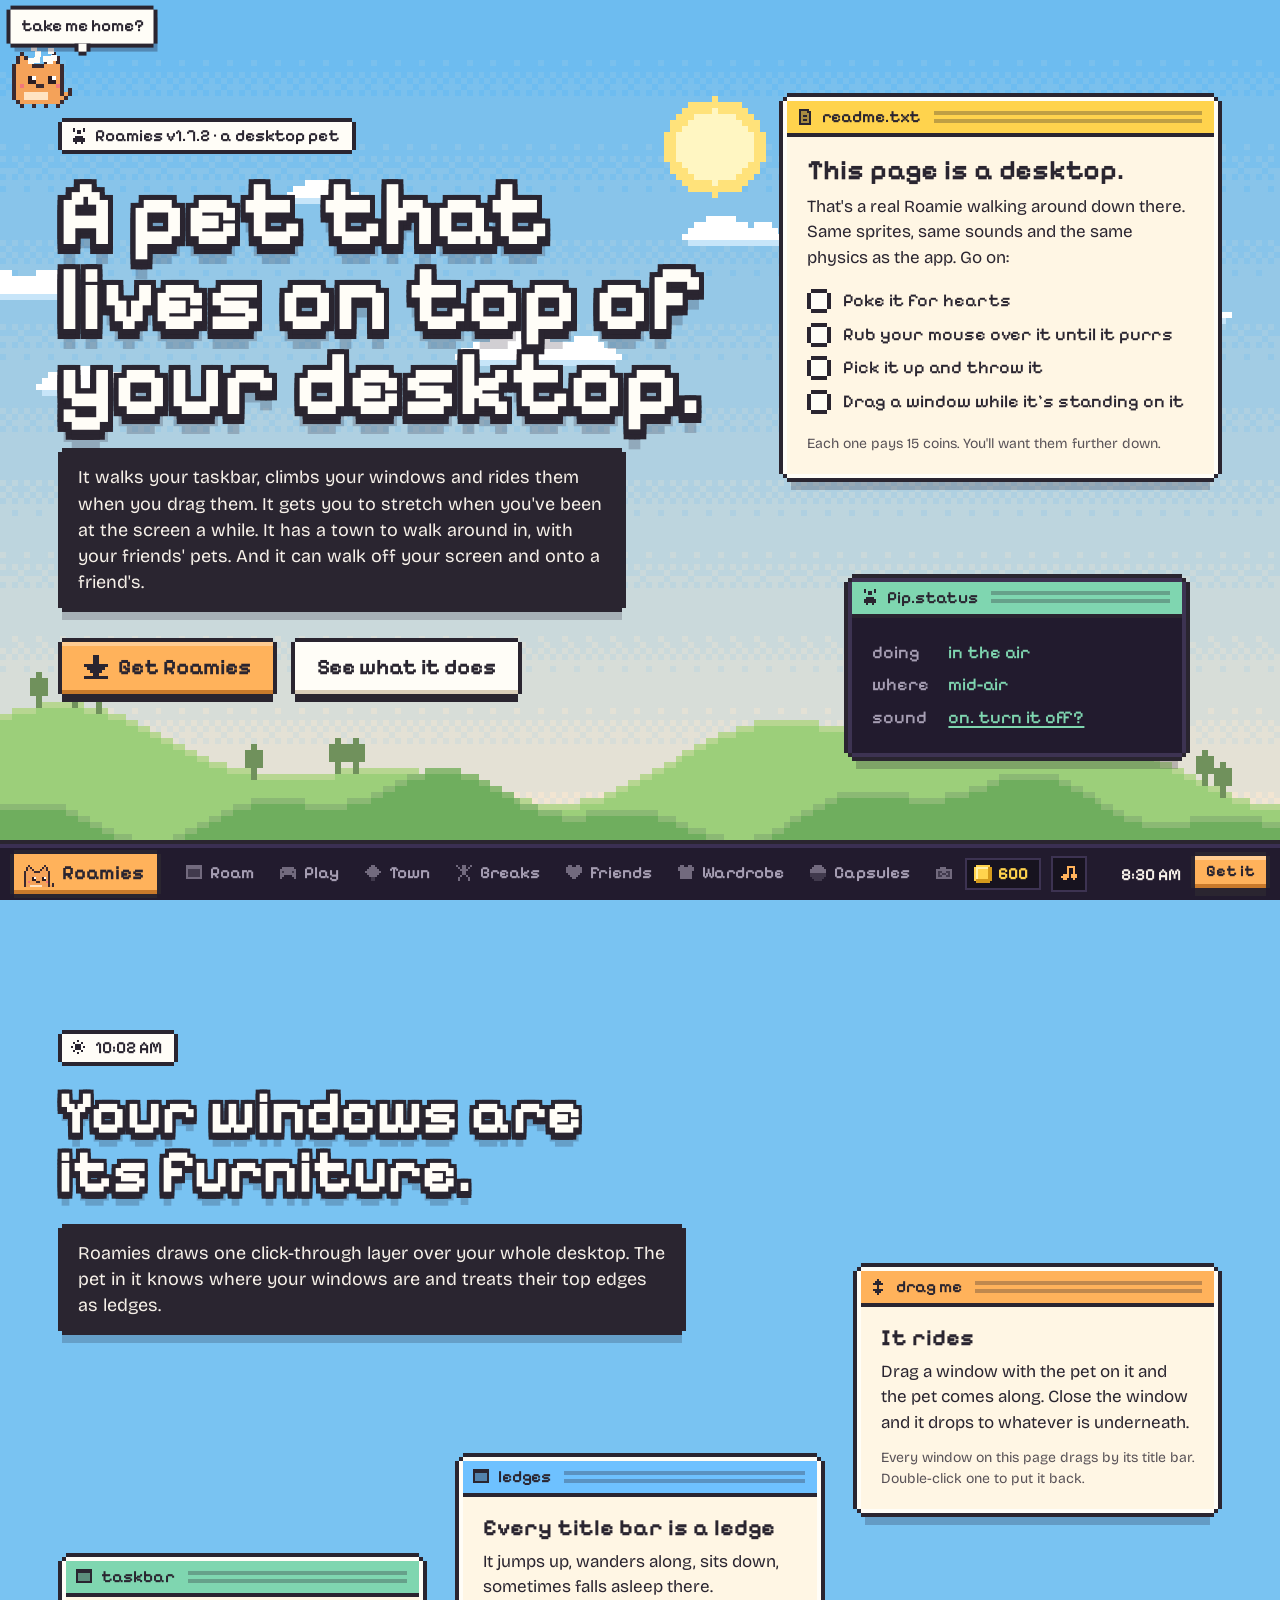
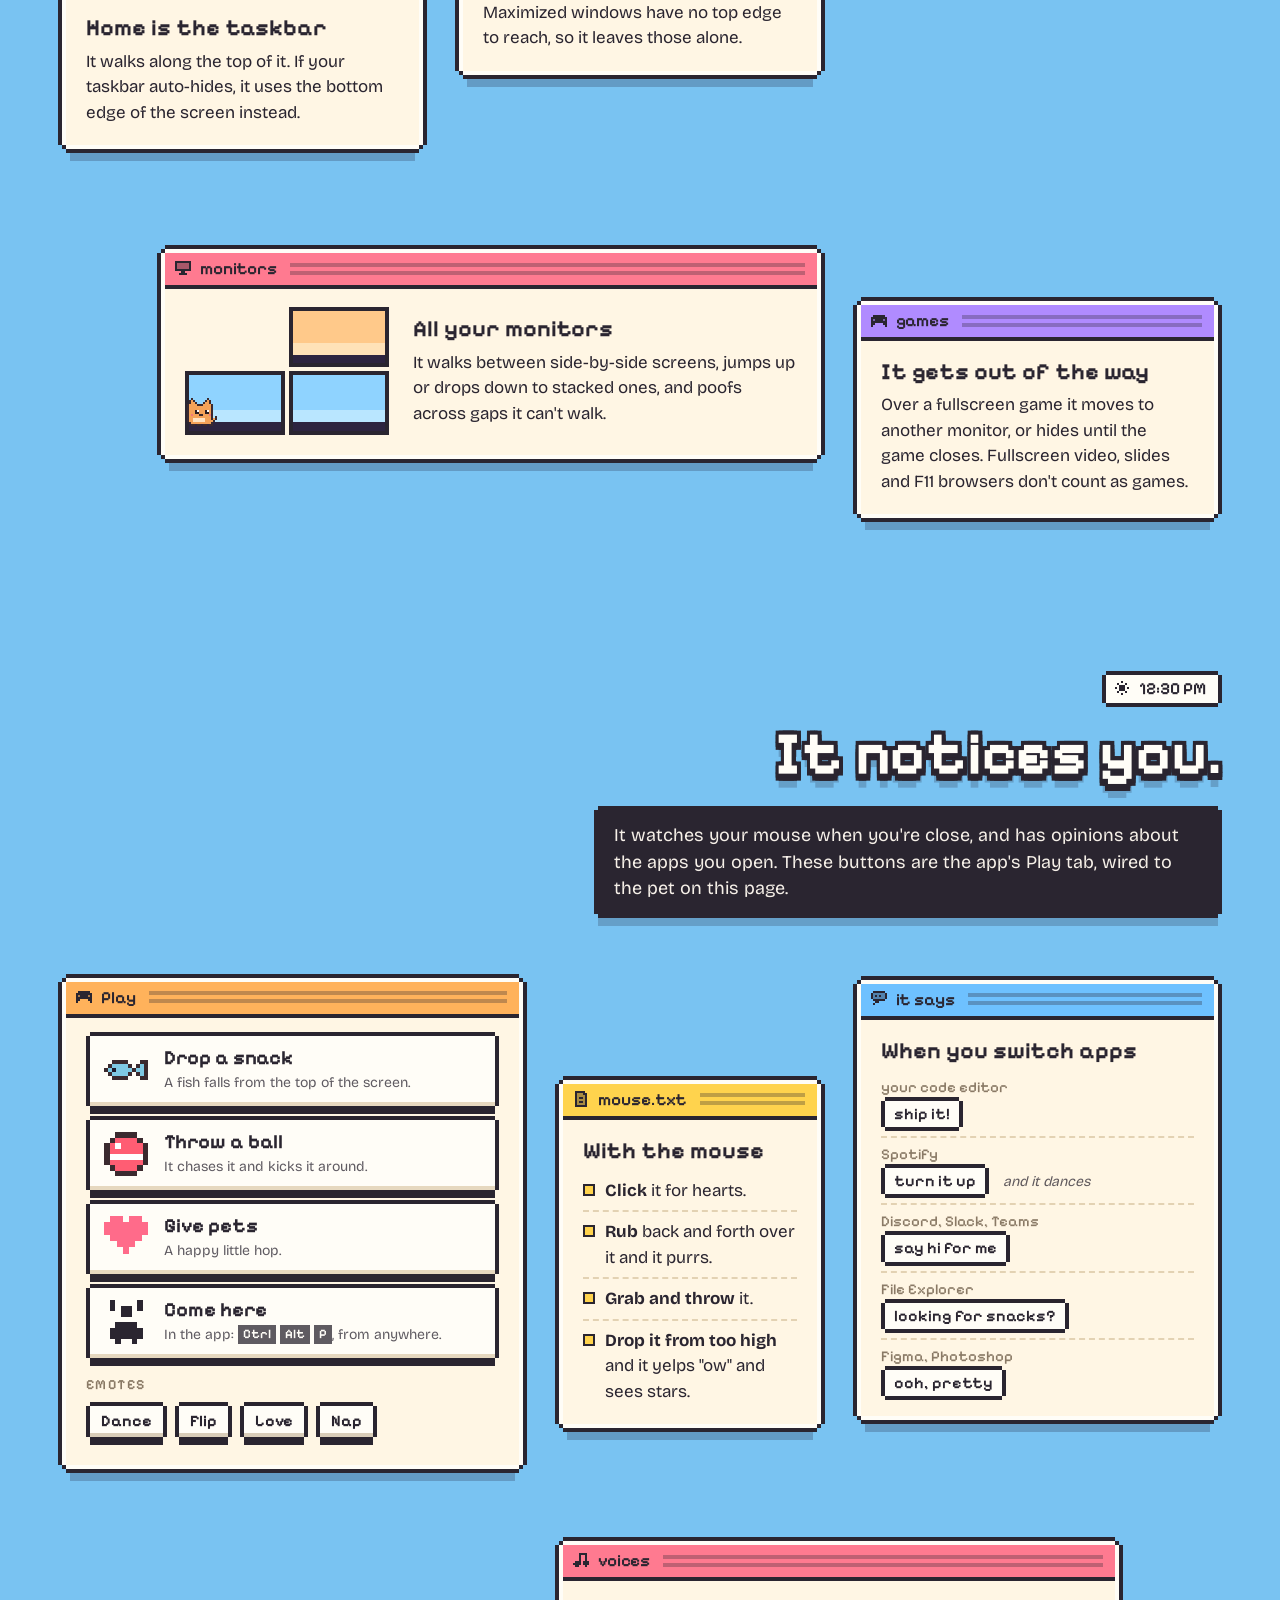
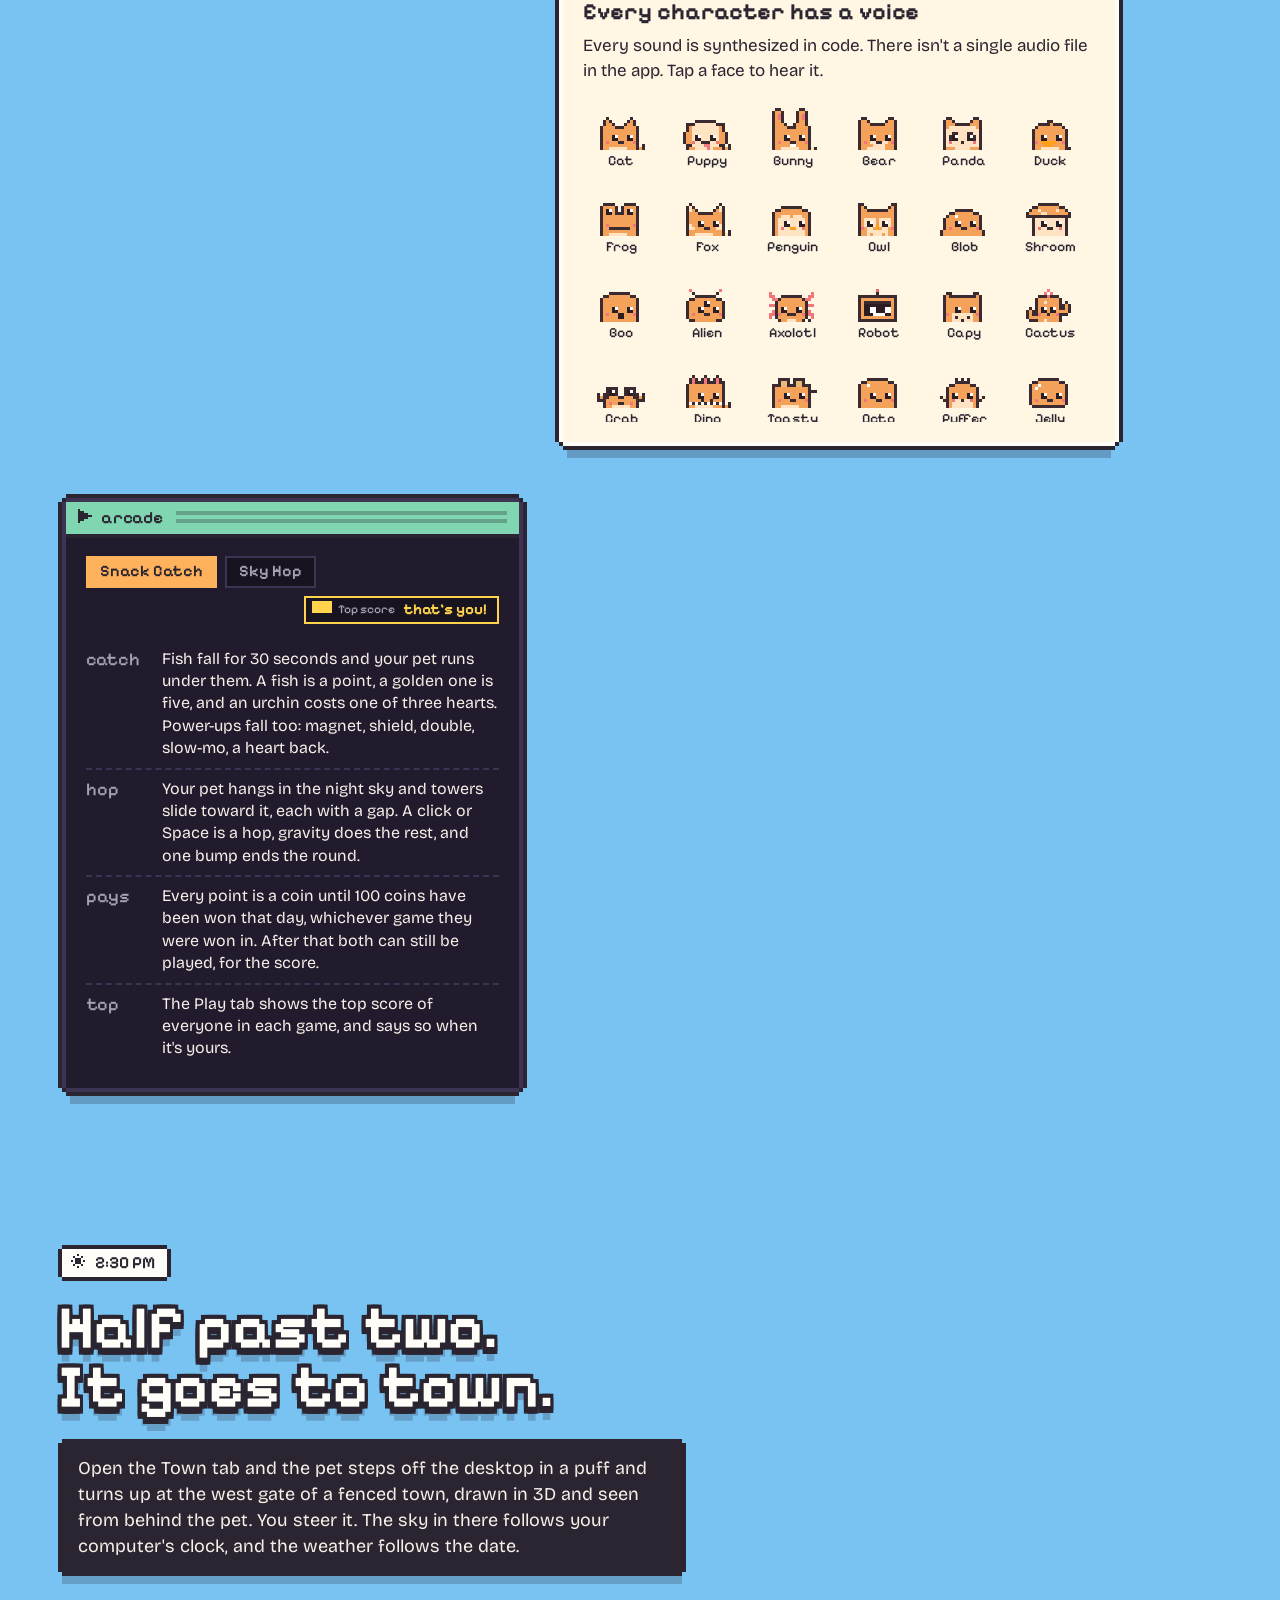
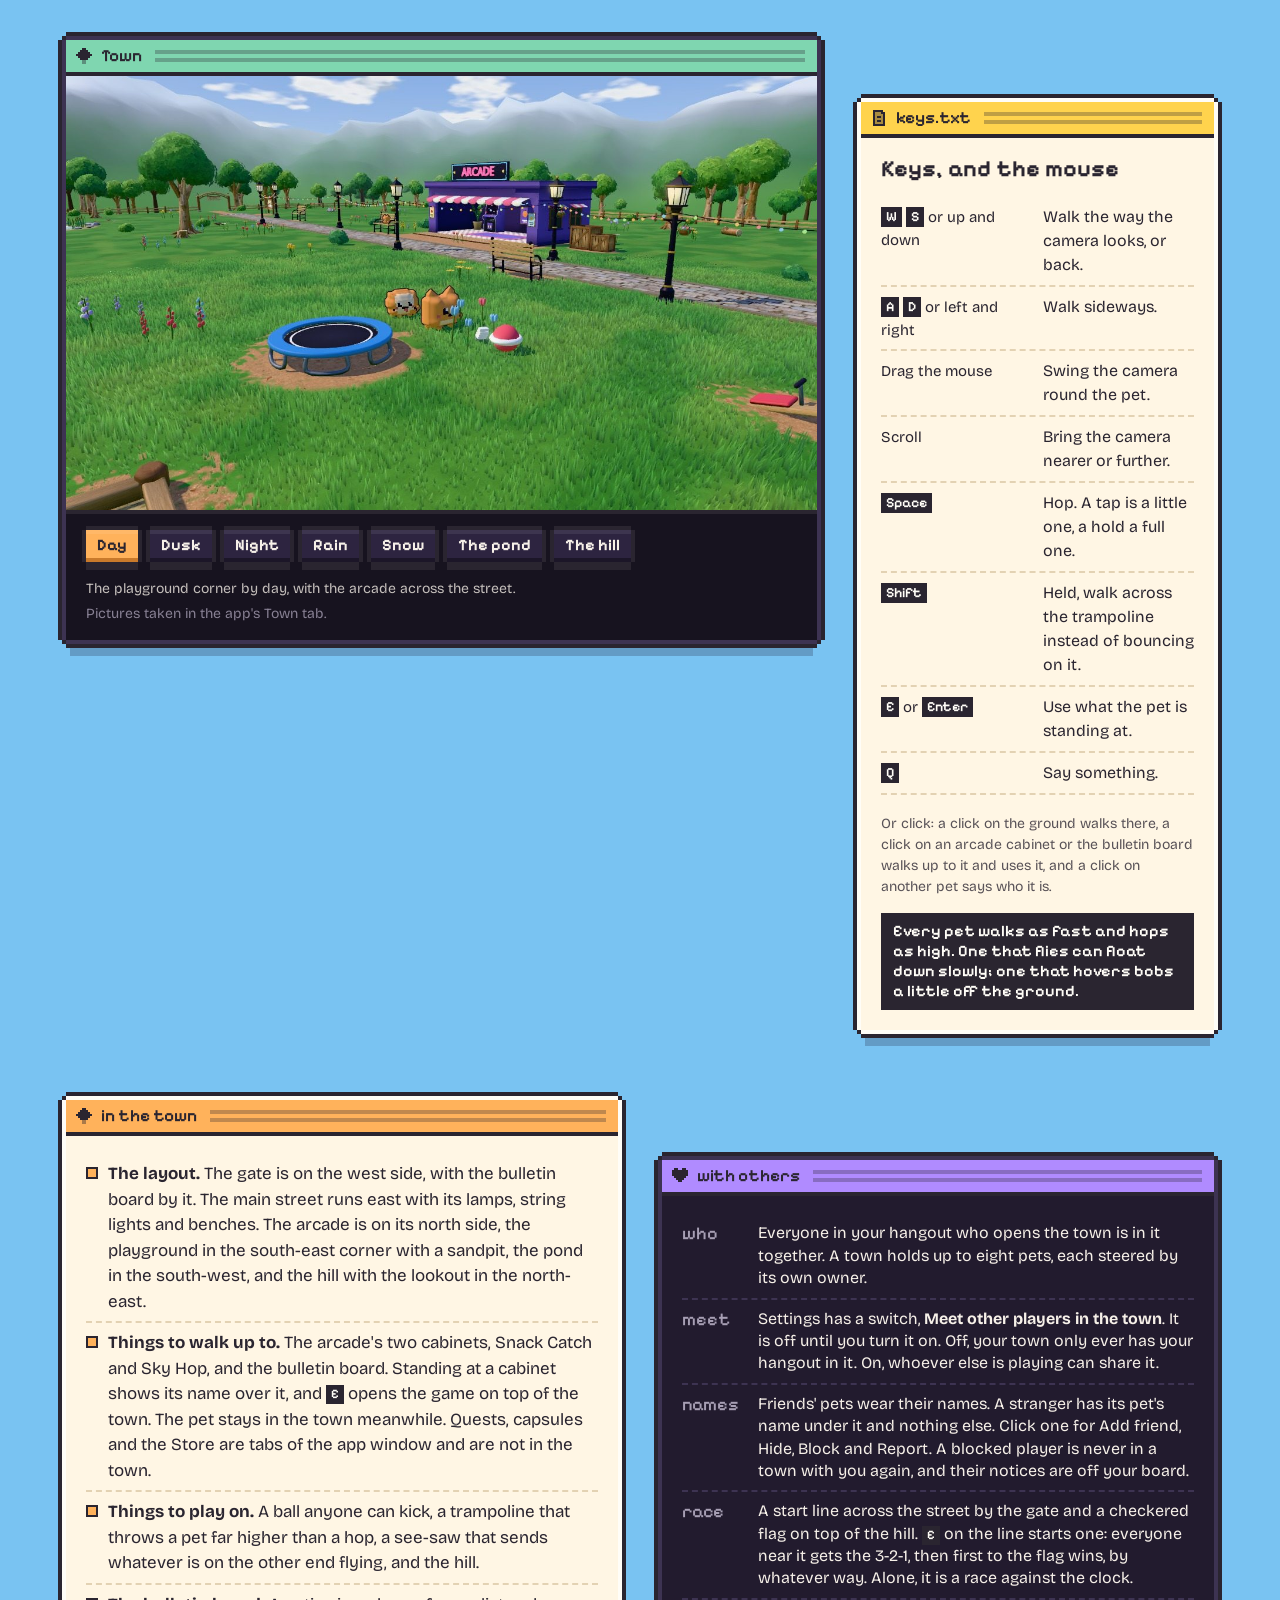
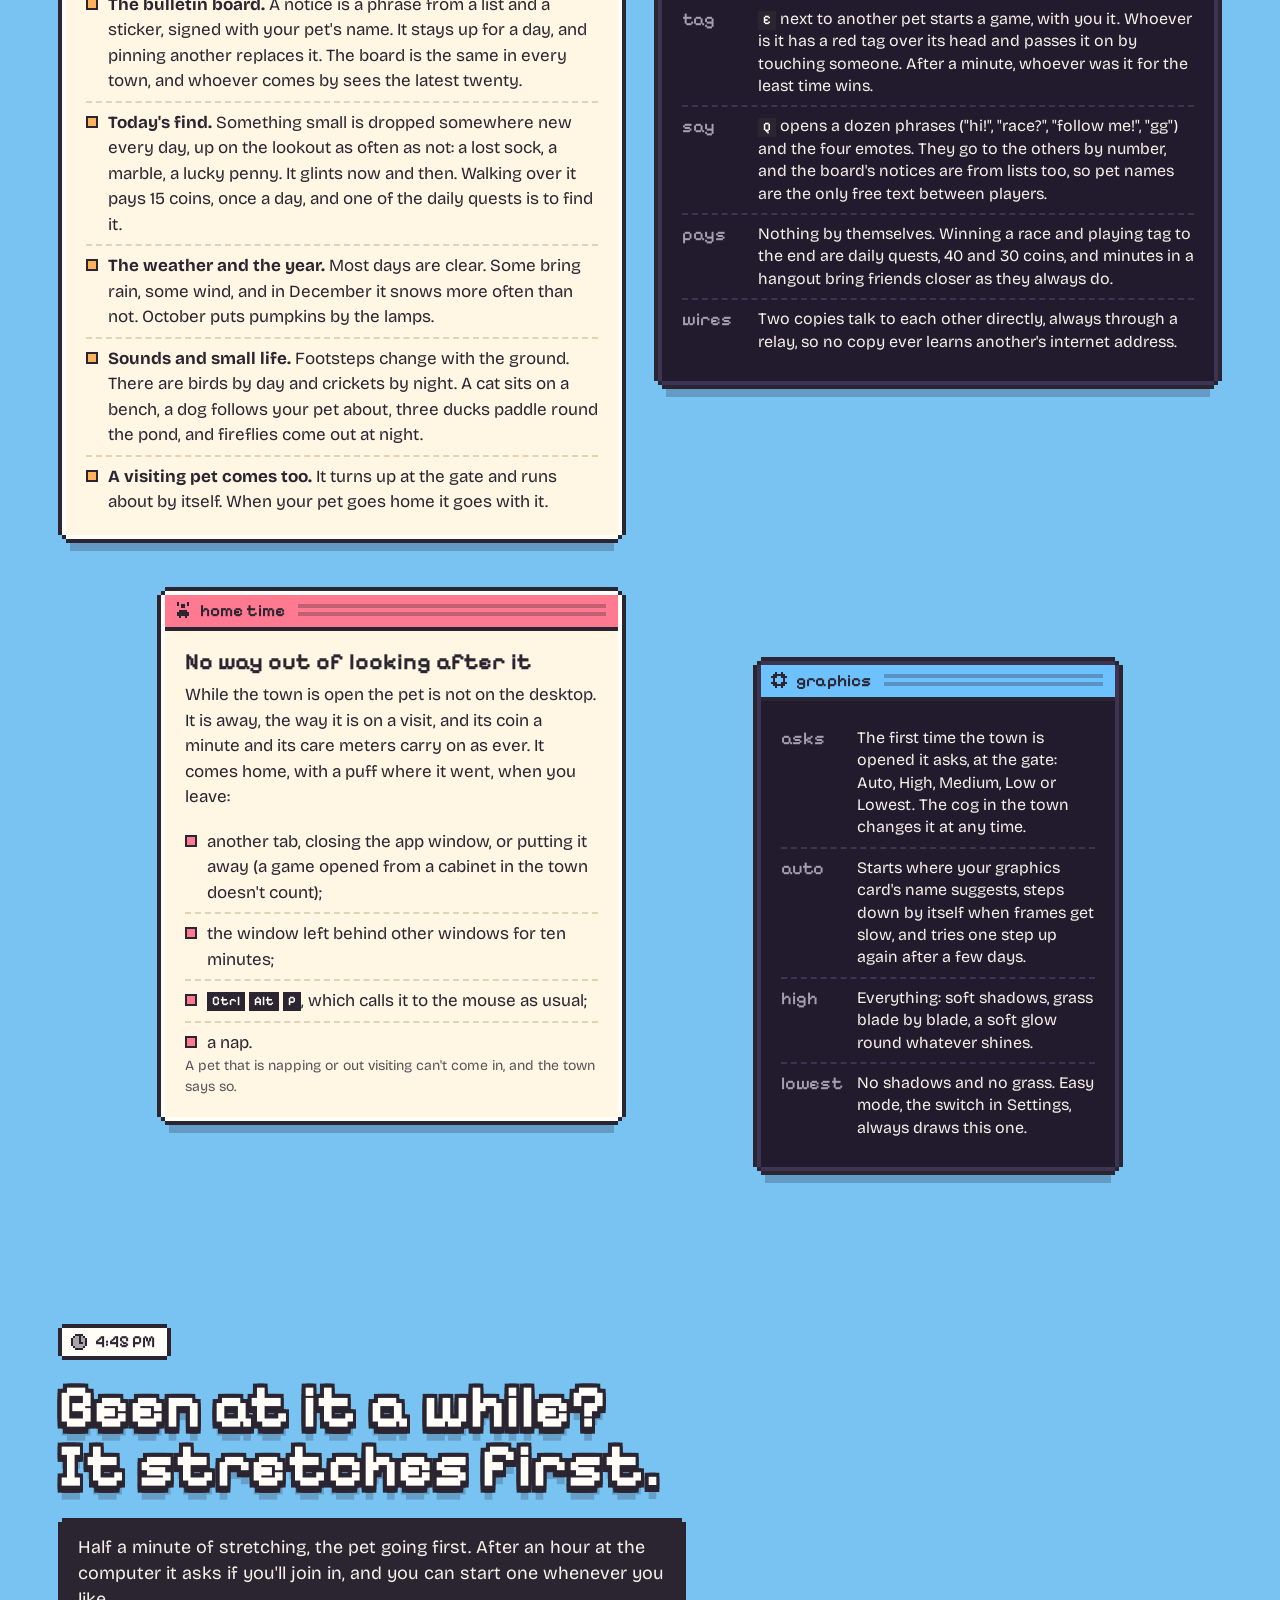
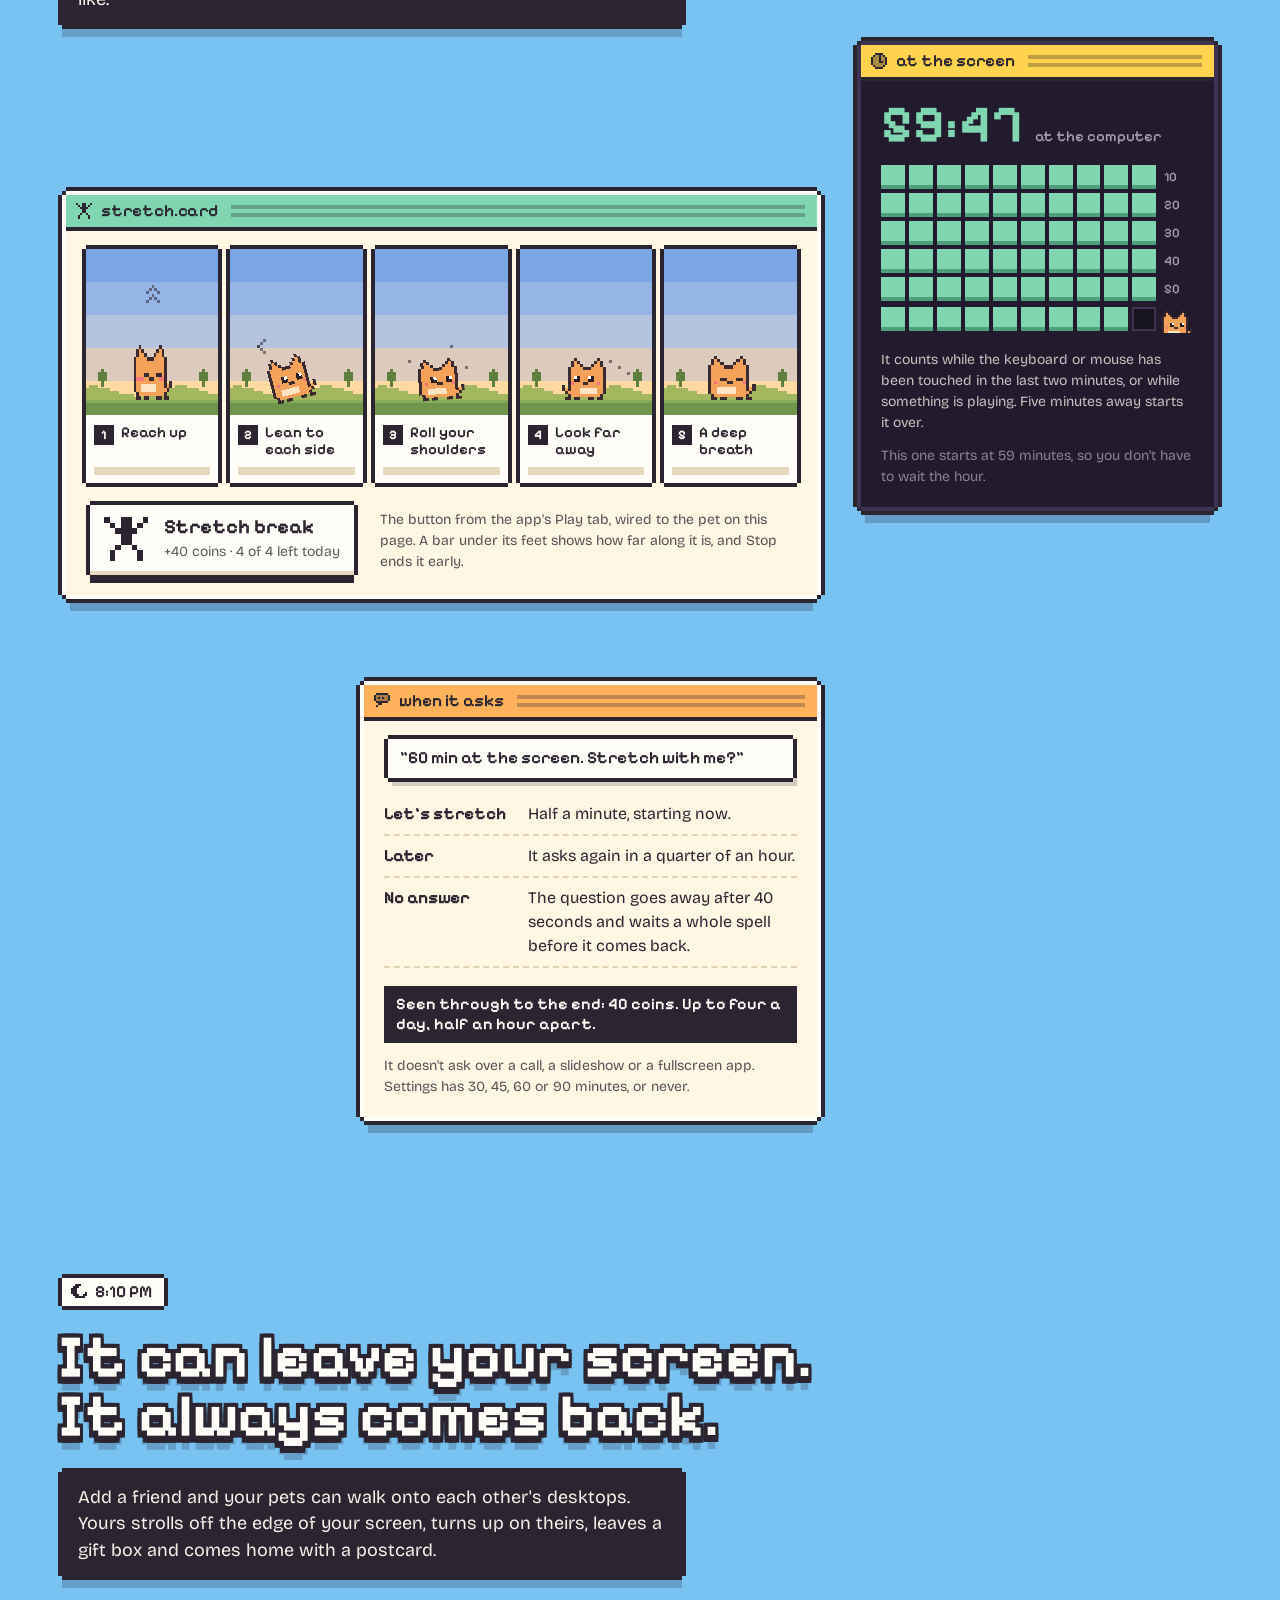
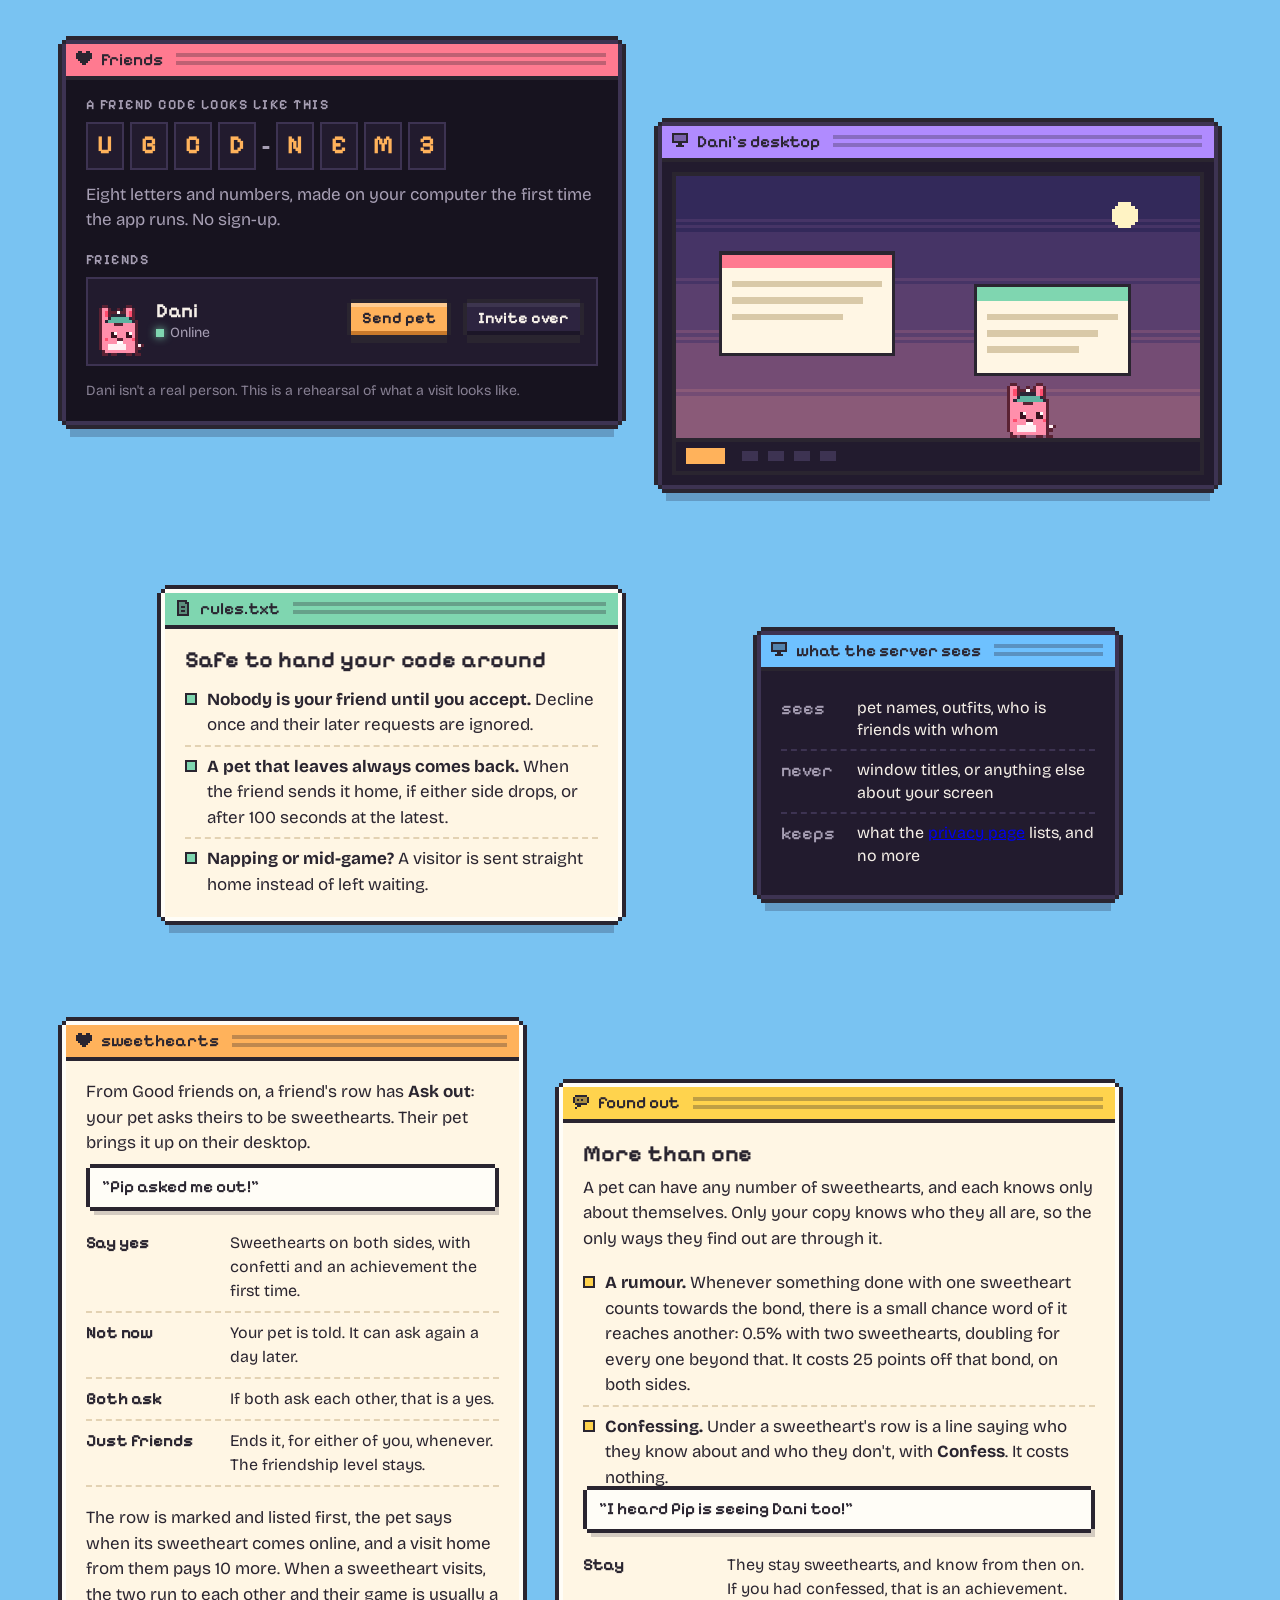
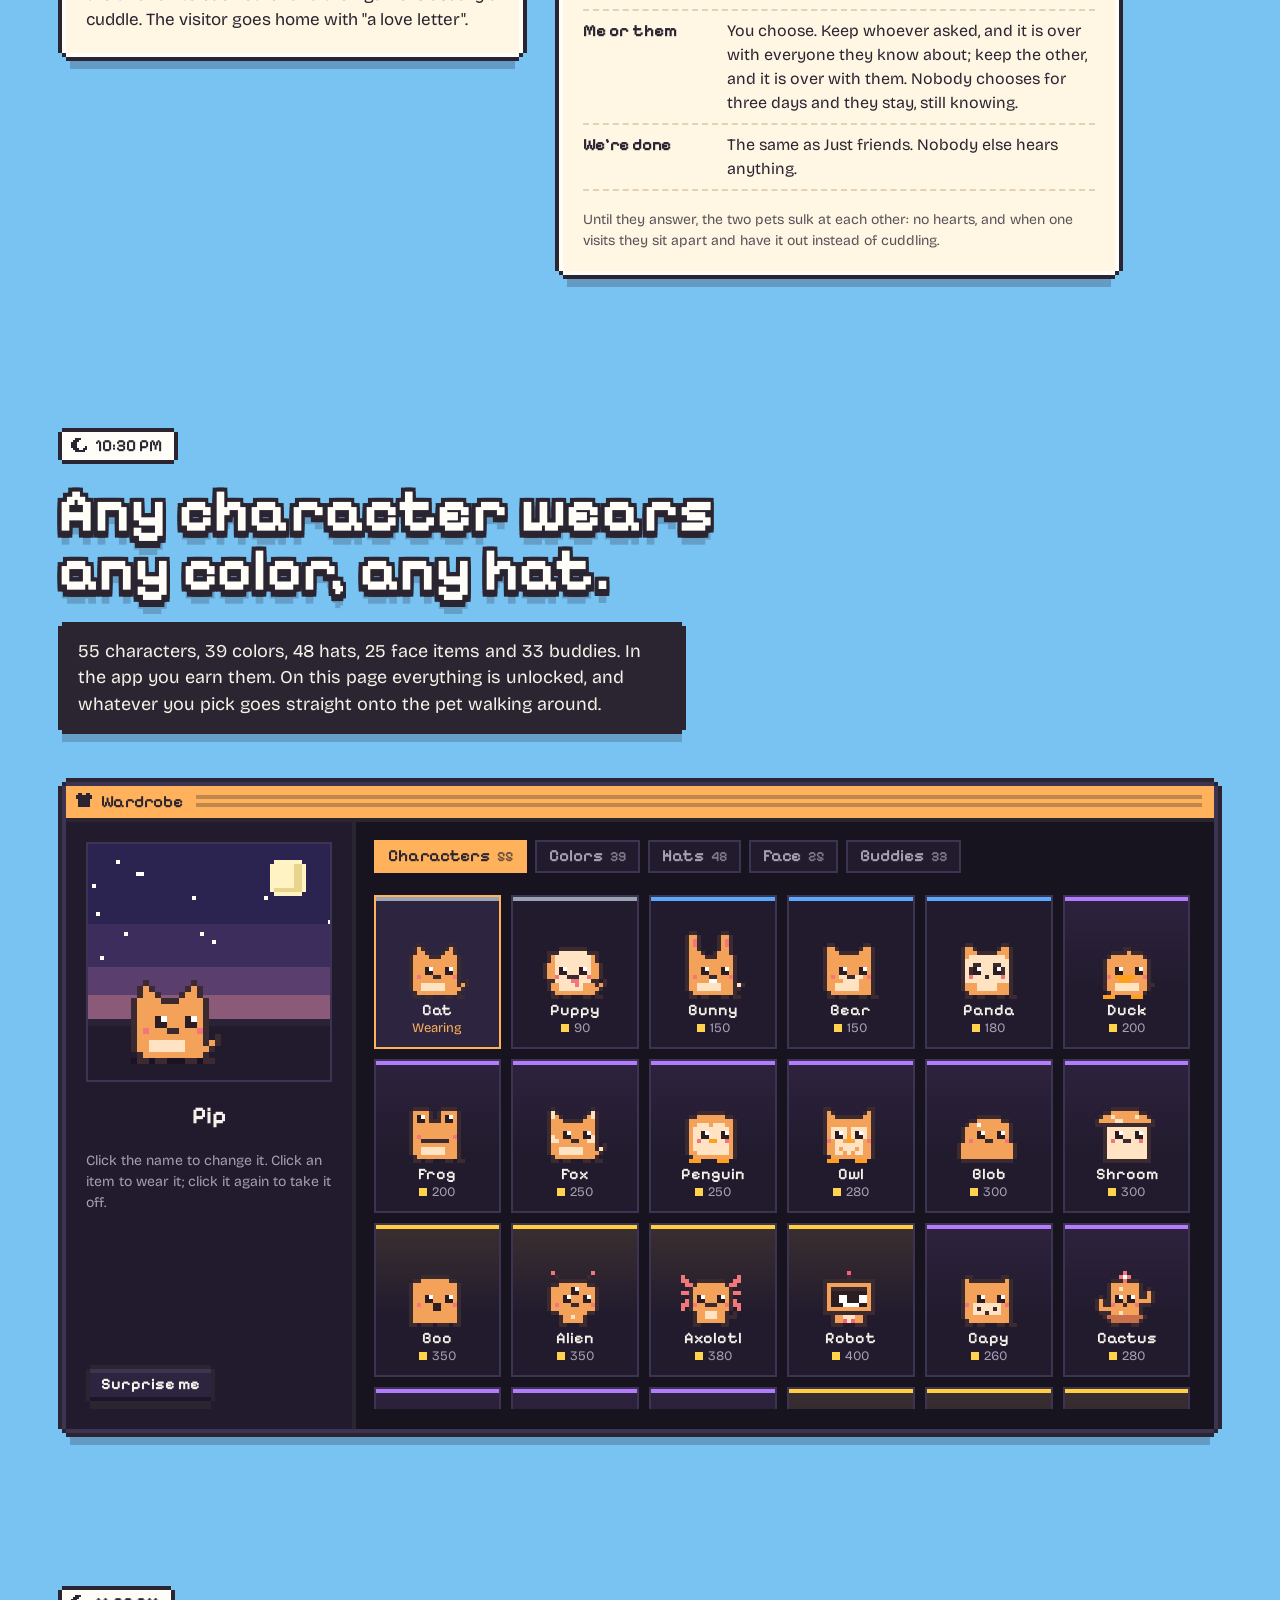
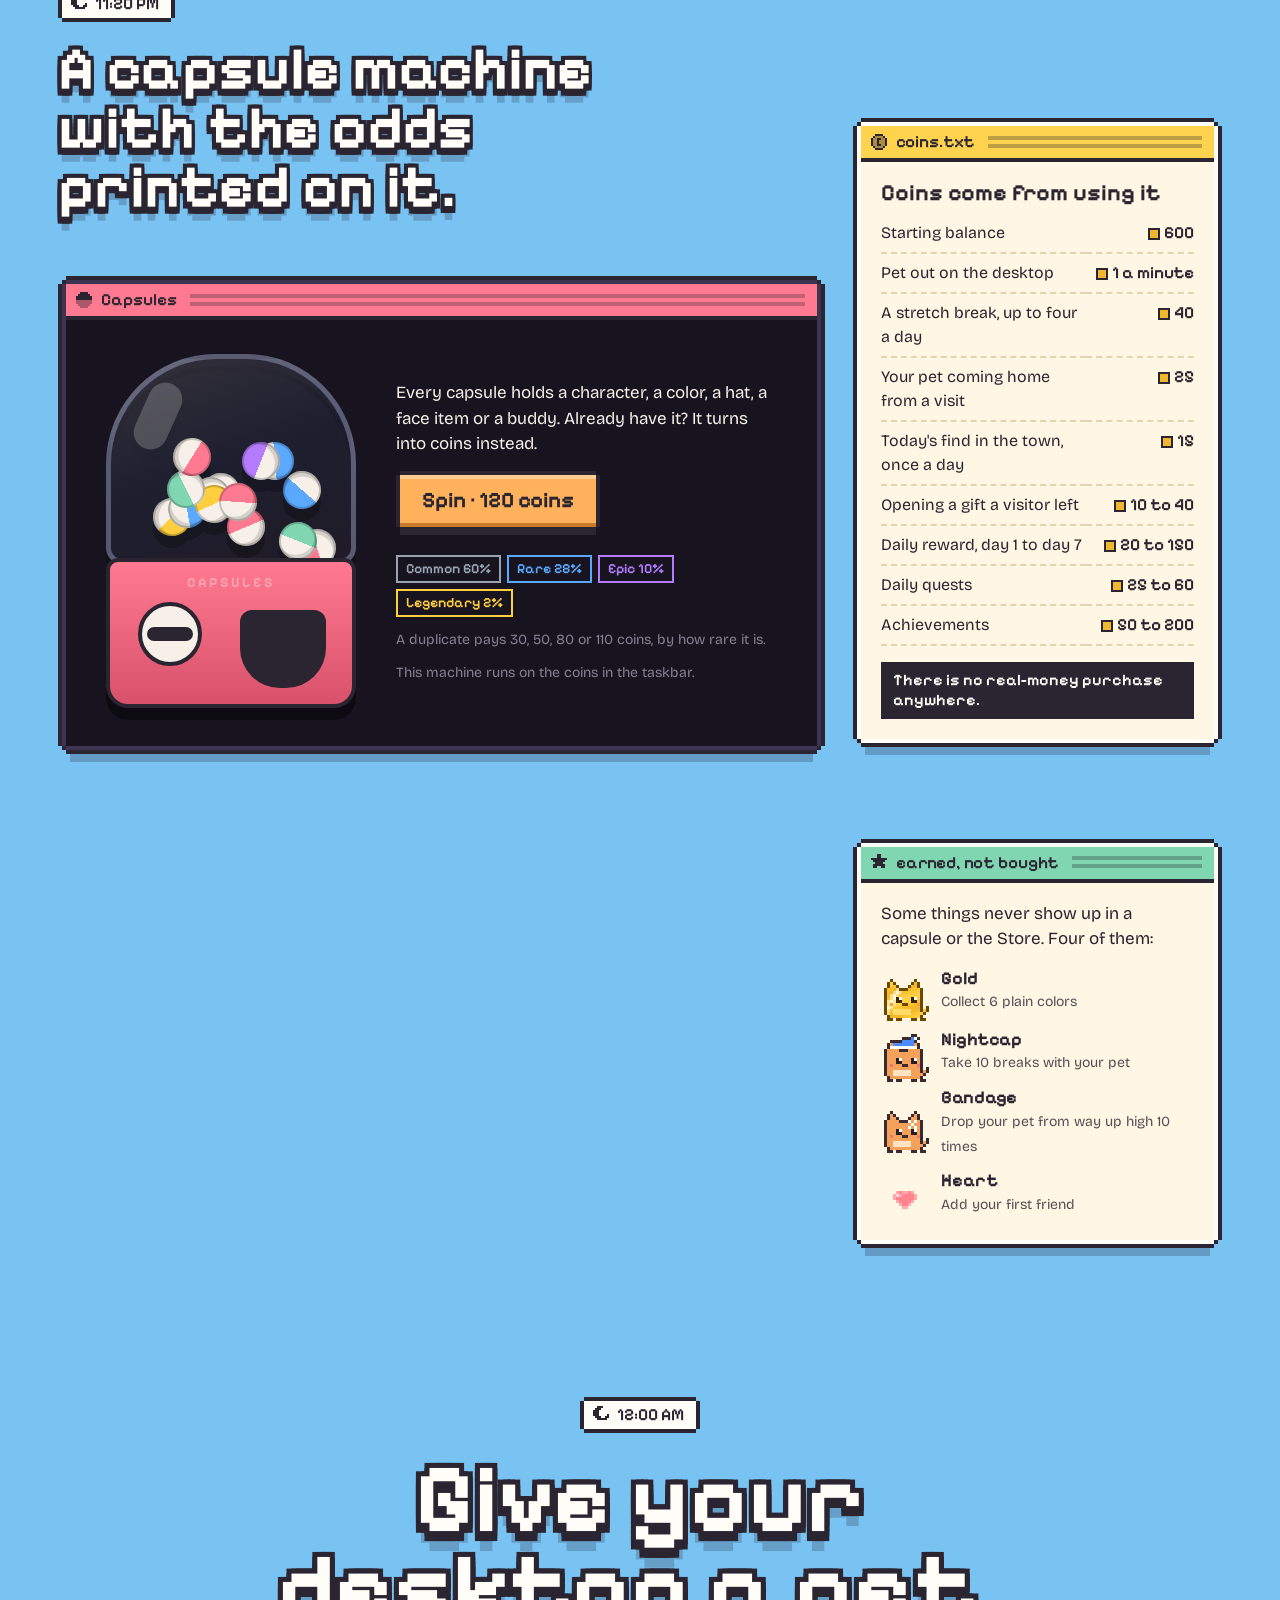
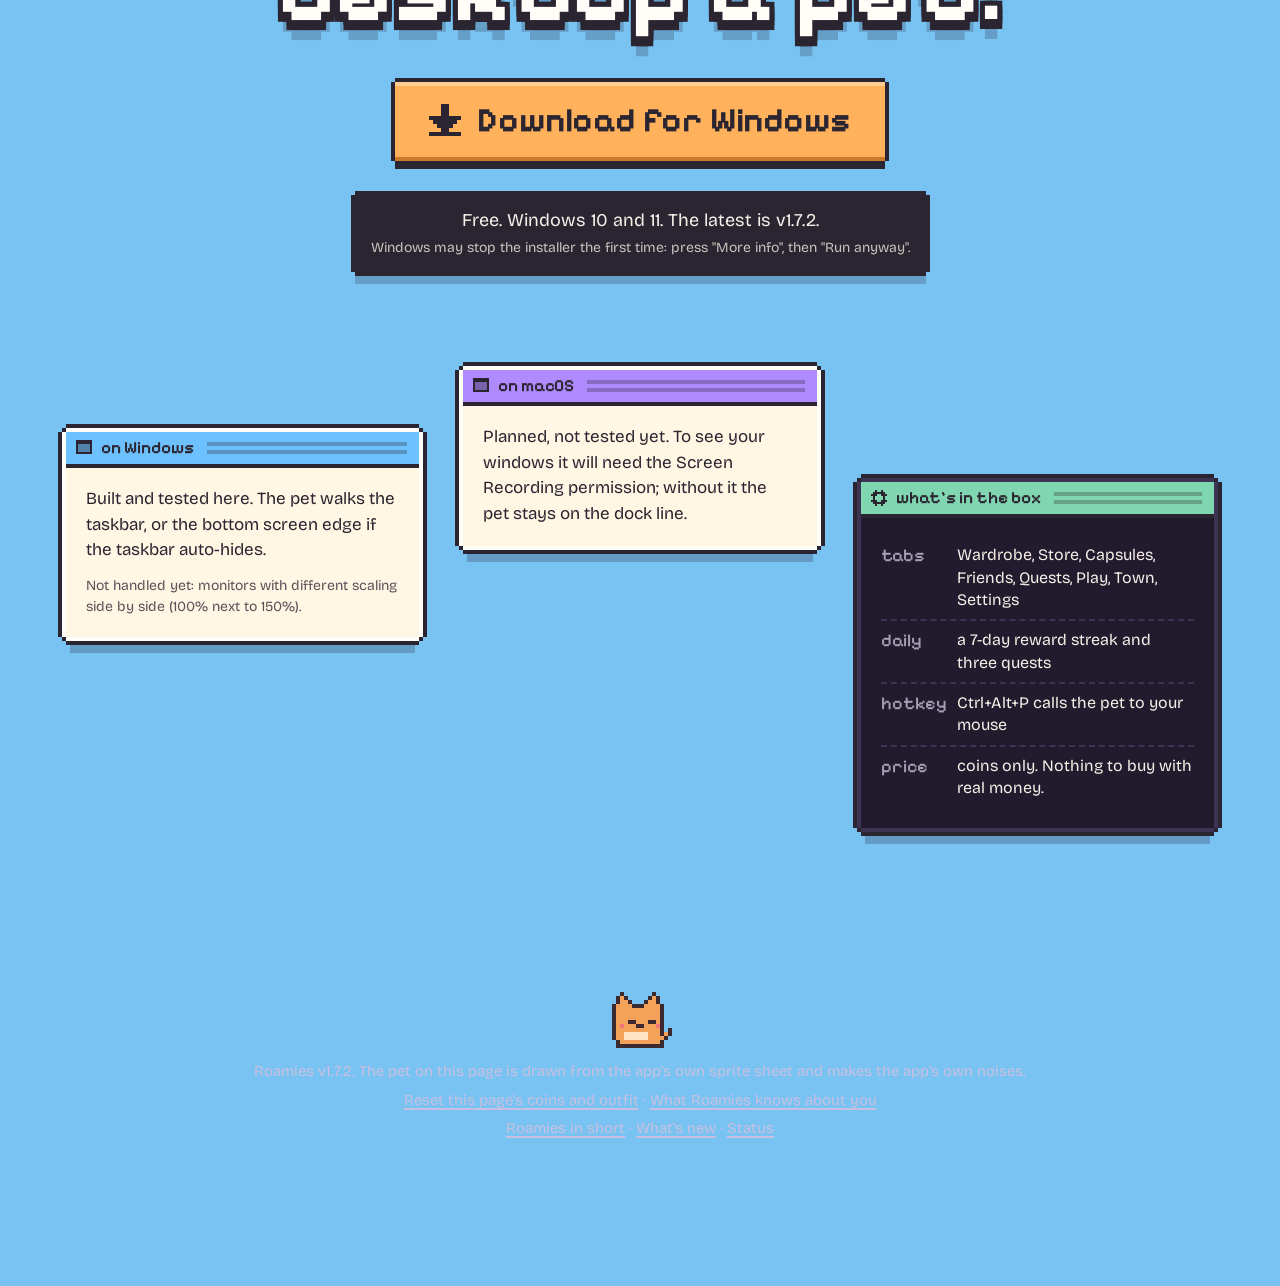
<file: index.html>
<!doctype html>
<html lang="en">
<head>
<meta charset="utf-8">
<meta name="viewport" content="width=device-width, initial-scale=1, viewport-fit=cover">
<title>Roamies: a pet that lives on top of your desktop</title>
<meta name="description" content="A pixel pet that walks your taskbar, climbs your windows, gets you to stretch when you've been at the screen a while, and can walk off your screen onto a friend's.">
<meta property="og:title" content="Roamies: a pet that lives on top of your desktop">
<meta property="og:description" content="It walks your taskbar, climbs your windows, gets you to stretch, and visits your friends.">
<meta property="og:type" content="website">
<meta property="og:site_name" content="Roamies">
<meta property="og:url" content="https://userlaws.github.io/roamies/">
<meta property="og:image" content="https://userlaws.github.io/roamies/preview.png">
<meta property="og:image:type" content="image/png">
<meta property="og:image:width" content="1200">
<meta property="og:image:height" content="630">
<meta property="og:image:alt" content="A sign reading Roamies, a pixel pet on your desktop, with pixel pets sitting on it and walking along a taskbar under a sky that runs from morning to night.">
<meta name="twitter:card" content="summary_large_image">
<meta name="twitter:site" content="@roamiesapp">
<meta name="twitter:title" content="Roamies: a pet that lives on top of your desktop">
<meta name="twitter:description" content="It walks your taskbar, climbs your windows, gets you to stretch, and visits your friends.">
<meta name="twitter:image" content="https://userlaws.github.io/roamies/preview.png">
<link rel="canonical" href="https://userlaws.github.io/roamies/">
<meta name="theme-color" content="#221b2e">
<link rel="icon" type="image/png" href="favicon.png">
<link rel="preconnect" href="https://fonts.googleapis.com">
<link rel="preconnect" href="https://fonts.gstatic.com" crossorigin>
<link href="https://fonts.googleapis.com/css2?family=Bricolage+Grotesque:opsz,wght@12..96,400..800&family=Pixelify+Sans:wght@400..700&display=swap" rel="stylesheet">
<link rel="stylesheet" href="css/site.css">
<script>document.documentElement.className = 'js';</script>
</head>
<body>
<canvas id="sky" aria-hidden="true"></canvas>

<main id="desk">

  <!-- ============ 8:30 AM · hero ============ -->
  <section class="scene hero" id="top" data-hour="8.5">
    <div class="hero-copy">
      <p class="stamp"><canvas class="ico" data-ico="paw"></canvas><span>Roamies <span data-version>v1.7.2</span> · a desktop pet</span></p>
      <h1 class="sky-type">A pet that lives on top of your desktop.</h1>
      <p class="caption">It walks your taskbar, climbs your windows and rides them when you drag them. It gets you to stretch when you've been at the screen a while. It has a town to walk around in, with your friends' pets. And it can walk off your screen and onto a friend's.</p>
      <div class="cta-row">
        <a class="btn big" href="#get" data-snd="click"><canvas class="ico" data-ico="down"></canvas>Get Roamies</a>
        <a class="btn big ghost" href="#roam" data-snd="click">See what it does</a>
      </div>
    </div>

    <div class="hero-wins">
      <article class="win w-readme" data-perch="readme" data-title="readme.txt" style="--bar: var(--sun)">
        <header class="win-bar"><canvas class="ico" data-ico="doc"></canvas><b>readme.txt</b></header>
        <div class="win-body">
          <h2 class="win-h">This page is a desktop.</h2>
          <p>That's a real Roamie walking around down there. Same sprites, same sounds and the same physics as the app. Go on:</p>
          <ul class="todo" id="todo">
            <li data-quest="pat"><i></i>Poke it for hearts</li>
            <li data-quest="purr"><i></i>Rub your mouse over it until it purrs</li>
            <li data-quest="throw"><i></i>Pick it up and throw it</li>
            <li data-quest="ride"><i></i>Drag a window while it's standing on it</li>
          </ul>
          <p class="fine" id="todoNote">Each one pays 15 coins. You'll want them further down.</p>
        </div>
      </article>

      <article class="win term w-status" data-perch="status" data-title="status" style="--bar: var(--mint)">
        <header class="win-bar"><canvas class="ico" data-ico="paw"></canvas><b><span data-petname>Pip</span>.status</b></header>
        <div class="win-body">
          <dl class="readout">
            <div><dt>doing</dt><dd id="stDoing">falling in</dd></div>
            <div><dt>where</dt><dd id="stWhere">mid-air</dd></div>
            <div><dt>sound</dt><dd><button class="linkish" id="stSound" data-snd="none">on. turn it off?</button></dd></div>
          </dl>
        </div>
      </article>
    </div>
  </section>

  <!-- ============ 10 AM · roam ============ -->
  <section class="scene" id="roam" data-hour="10">
    <div class="scene-head">
      <p class="stamp"><canvas class="ico" data-ico="sun"></canvas><time>10:02 AM</time></p>
      <h2 class="sky-type">Your windows are its furniture.</h2>
      <p class="caption">Roamies draws one click-through layer over your whole desktop. The pet in it knows where your windows are and treats their top edges as ledges.</p>
    </div>

    <div class="scatter roam-grid">
      <article class="win w-a" data-perch="taskbar-note" data-title="taskbar" style="--bar: var(--mint)">
        <header class="win-bar"><canvas class="ico" data-ico="win"></canvas><b>taskbar</b></header>
        <div class="win-body">
          <h3 class="win-h">Home is the taskbar</h3>
          <p>It walks along the top of it. If your taskbar auto-hides, it uses the bottom edge of the screen instead.</p>
        </div>
      </article>

      <article class="win w-b" data-perch="ledges" data-title="ledges" style="--bar: var(--sky)">
        <header class="win-bar"><canvas class="ico" data-ico="win"></canvas><b>ledges</b></header>
        <div class="win-body">
          <h3 class="win-h">Every title bar is a ledge</h3>
          <p>It jumps up, wanders along, sits down, sometimes falls asleep there. Maximized windows have no top edge to reach, so it leaves those alone.</p>
        </div>
      </article>

      <article class="win w-c" data-perch="drag-me" data-title="drag me" style="--bar: var(--orange)">
        <header class="win-bar"><canvas class="ico" data-ico="hand"></canvas><b>drag me</b></header>
        <div class="win-body">
          <h3 class="win-h">It rides</h3>
          <p>Drag a window with the pet on it and the pet comes along. Close the window and it drops to whatever is underneath.</p>
          <p class="fine drag-hint">Every window on this page drags by its title bar. Double-click one to put it back.</p>
        </div>
      </article>

      <article class="win w-d" data-perch="monitors" data-title="monitors" style="--bar: var(--pink)">
        <header class="win-bar"><canvas class="ico" data-ico="monitor"></canvas><b>monitors</b></header>
        <div class="win-body split">
          <div class="mons" aria-hidden="true">
            <div class="mon m1"></div><div class="mon m2"></div><div class="mon m3"></div>
            <canvas class="mon-pet" id="monPet" width="16" height="23"></canvas>
          </div>
          <div>
            <h3 class="win-h">All your monitors</h3>
            <p>It walks between side-by-side screens, jumps up or drops down to stacked ones, and poofs across gaps it can't walk.</p>
          </div>
        </div>
      </article>

      <article class="win w-e" data-perch="games" data-title="games" style="--bar: var(--grape)">
        <header class="win-bar"><canvas class="ico" data-ico="pad"></canvas><b>games</b></header>
        <div class="win-body">
          <h3 class="win-h">It gets out of the way</h3>
          <p>Over a fullscreen game it moves to another monitor, or hides until the game closes. Fullscreen video, slides and F11 browsers don't count as games.</p>
        </div>
      </article>
    </div>
  </section>

  <!-- ============ 12:30 PM · play ============ -->
  <section class="scene" id="play" data-hour="12.5">
    <div class="scene-head right">
      <p class="stamp"><canvas class="ico" data-ico="sun"></canvas><time>12:30 PM</time></p>
      <h2 class="sky-type">It notices you.</h2>
      <p class="caption">It watches your mouse when you're close, and has opinions about the apps you open. These buttons are the app's Play tab, wired to the pet on this page.</p>
    </div>

    <div class="scatter play-grid">
      <article class="win w-a" data-perch="play" data-title="Play" style="--bar: var(--orange)">
        <header class="win-bar"><canvas class="ico" data-ico="pad"></canvas><b>Play</b></header>
        <div class="win-body">
          <div class="actions" id="actions">
            <button data-act="feed" data-snd="click"><canvas class="art" data-art="food"></canvas><span><b>Drop a snack</b><small>A fish falls from the top of the screen.</small></span></button>
            <button data-act="ball" data-snd="click"><canvas class="art" data-art="ball"></canvas><span><b>Throw a ball</b><small>It chases it and kicks it around.</small></span></button>
            <button data-act="pet" data-snd="none"><canvas class="art" data-art="heart"></canvas><span><b>Give pets</b><small>A happy little hop.</small></span></button>
            <button data-act="come" data-snd="click"><canvas class="art" data-art="paw"></canvas><span><b>Come here</b><small>In the app: <kbd>Ctrl</kbd> <kbd>Alt</kbd> <kbd>P</kbd>, from anywhere.</small></span></button>
          </div>
          <p class="label">Emotes</p>
          <div class="emotes" id="emotes">
            <button class="btn small ghost" data-act="emote:dance" data-snd="click">Dance</button>
            <button class="btn small ghost" data-act="emote:flip" data-snd="click">Flip</button>
            <button class="btn small ghost" data-act="emote:love" data-snd="none">Love</button>
            <button class="btn small ghost" data-act="emote:nap" data-snd="click">Nap</button>
          </div>
        </div>
      </article>

      <article class="win w-b" data-perch="mouse" data-title="mouse.txt" style="--bar: var(--sun)">
        <header class="win-bar"><canvas class="ico" data-ico="doc"></canvas><b>mouse.txt</b></header>
        <div class="win-body">
          <h3 class="win-h">With the mouse</h3>
          <ul class="plain">
            <li><b>Click</b> it for hearts.</li>
            <li><b>Rub</b> back and forth over it and it purrs.</li>
            <li><b>Grab and throw</b> it.</li>
            <li><b>Drop it from too high</b> and it yelps "ow" and sees stars.</li>
          </ul>
        </div>
      </article>

      <article class="win w-c" data-perch="quips" data-title="it says" style="--bar: var(--sky)">
        <header class="win-bar"><canvas class="ico" data-ico="chat"></canvas><b>it says</b></header>
        <div class="win-body">
          <h3 class="win-h">When you switch apps</h3>
          <ul class="quips">
            <li><span>your code editor</span><q>ship it!</q></li>
            <li><span>Spotify</span><q>turn it up</q> <em>and it dances</em></li>
            <li><span>Discord, Slack, Teams</span><q>say hi for me</q></li>
            <li><span>File Explorer</span><q>looking for snacks?</q></li>
            <li><span>Figma, Photoshop</span><q>ooh, pretty</q></li>
          </ul>
        </div>
      </article>

      <article class="win w-d" data-perch="voices" data-title="voices" style="--bar: var(--pink)">
        <header class="win-bar"><canvas class="ico" data-ico="note"></canvas><b>voices</b></header>
        <div class="win-body">
          <h3 class="win-h">Every character has a voice</h3>
          <p>Every sound is synthesized in code. There isn't a single audio file in the app. Tap a face to hear it.</p>
          <div class="voices" id="voices"></div>
        </div>
      </article>

      <article class="win term w-e" data-perch="arcade" data-title="arcade" style="--bar: var(--mint)">
        <header class="win-bar"><canvas class="ico" data-ico="play"></canvas><b>arcade</b></header>
        <div class="win-body">
          <div class="arcade-switch" aria-hidden="true"><span class="on">Snack Catch</span><span>Sky Hop</span><em class="topchip"><i></i><small>Top score</small><b>that's you!</b></em></div>
          <dl class="readout tall">
            <div><dt>catch</dt><dd>Fish fall for 30 seconds and your pet runs under them. A fish is a point, a golden one is five, and an urchin costs one of three hearts. Power-ups fall too: magnet, shield, double, slow-mo, a heart back.</dd></div>
            <div><dt>hop</dt><dd>Your pet hangs in the night sky and towers slide toward it, each with a gap. A click or Space is a hop, gravity does the rest, and one bump ends the round.</dd></div>
            <div><dt>pays</dt><dd>Every point is a coin until 100 coins have been won that day, whichever game they were won in. After that both can still be played, for the score.</dd></div>
            <div><dt>top</dt><dd>The Play tab shows the top score of everyone in each game, and says so when it's yours.</dd></div>
          </dl>
        </div>
      </article>
    </div>
  </section>

  <!-- ============ 2:30 PM · town ============ -->
  <section class="scene" id="town" data-hour="14.5">
    <div class="scene-head">
      <p class="stamp"><canvas class="ico" data-ico="sun"></canvas><time>2:30 PM</time></p>
      <h2 class="sky-type">Half past two. It goes to town.</h2>
      <p class="caption">Open the Town tab and the pet steps off the desktop in a puff and turns up at the west gate of a fenced town, drawn in 3D and seen from behind the pet. You steer it. The sky in there follows your computer's clock, and the weather follows the date.</p>
    </div>

    <div class="scatter town-grid">
      <article class="win app w-a" data-perch="town" data-title="Town" style="--bar: var(--mint)">
        <header class="win-bar"><canvas class="ico" data-ico="tree"></canvas><b>Town</b></header>
        <div class="town-screen" id="townShots">
          <img class="on" src="img/town/day.jpg" width="1280" height="746" loading="lazy" decoding="async" alt="The town by day: two pets on the grass beside a blue trampoline and a ball, with the arcade across the cobbled street and mountains behind." data-note="The playground corner by day, with the arcade across the street.">
          <img src="img/town/dusk.jpg" width="1280" height="746" loading="lazy" decoding="async" alt="The main street at dusk under a pink sky: two lamps lit, coloured string lights between them, a bench, and two pets by the cobbles." data-note="Dusk on the main street. The lanterns and the string lights come on.">
          <img src="img/town/night.jpg" width="1280" height="746" loading="lazy" decoding="async" alt="The same street at night: the lamps and the string lights glow, and each lamp lights the ground round it." data-note="Night. Each lamp lights a pool of the ground round it.">
          <img src="img/town/rain.jpg" width="1280" height="746" loading="lazy" decoding="async" alt="The arcade on a rainy day: a grey sky, streaks of rain, puddles on the street and a cat sitting on a bench." data-note="A rainy day. Rain wets the stone and leaves puddles on the street.">
          <img src="img/town/snow.jpg" width="1280" height="746" loading="lazy" decoding="async" alt="The arcade in snow: white ground, and snow on the trees, the awning and the bench." data-note="Snow lies on everything. In December it snows more often than not.">
          <img src="img/town/pond.jpg" width="1280" height="746" loading="lazy" decoding="async" alt="Two pets at the edge of the pond, with stones round it, reeds, lilies and two ducks on the water." data-note="The pond, with its ducks. Pets walk round it, never into it.">
          <img src="img/town/hill.jpg" width="1280" height="746" loading="lazy" decoding="async" alt="The top of the hill: two pets by a bench, a railing and a checkered flag, with the street, the playground and the arcade below." data-note="The top of the hill: the lookout, a bench and the race's checkered flag.">
        </div>
        <div class="win-body town-foot">
          <div class="town-picks" id="townPicks" role="group" aria-label="Pictures of the town">
            <button class="btn small ghost" type="button" aria-pressed="true" data-snd="tab">Day</button>
            <button class="btn small ghost" type="button" aria-pressed="false" data-snd="tab">Dusk</button>
            <button class="btn small ghost" type="button" aria-pressed="false" data-snd="tab">Night</button>
            <button class="btn small ghost" type="button" aria-pressed="false" data-snd="tab">Rain</button>
            <button class="btn small ghost" type="button" aria-pressed="false" data-snd="tab">Snow</button>
            <button class="btn small ghost" type="button" aria-pressed="false" data-snd="tab">The pond</button>
            <button class="btn small ghost" type="button" aria-pressed="false" data-snd="tab">The hill</button>
          </div>
          <p class="fine" id="townNote" aria-live="polite">The playground corner by day, with the arcade across the street.</p>
          <p class="fine muted">Pictures taken in the app's Town tab.</p>
        </div>
      </article>

      <article class="win w-b pc-only" data-perch="keys" data-title="keys.txt" style="--bar: var(--sun)">
        <header class="win-bar"><canvas class="ico" data-ico="doc"></canvas><b>keys.txt</b></header>
        <div class="win-body">
          <h3 class="win-h">Keys, and the mouse</h3>
          <ul class="outcomes keys">
            <li><b><kbd>W</kbd> <kbd>S</kbd> or up and down</b><span>Walk the way the camera looks, or back.</span></li>
            <li><b><kbd>A</kbd> <kbd>D</kbd> or left and right</b><span>Walk sideways.</span></li>
            <li><b>Drag the mouse</b><span>Swing the camera round the pet.</span></li>
            <li><b>Scroll</b><span>Bring the camera nearer or further.</span></li>
            <li><b><kbd>Space</kbd></b><span>Hop. A tap is a little one, a hold a full one.</span></li>
            <li><b><kbd>Shift</kbd></b><span>Held, walk across the trampoline instead of bouncing on it.</span></li>
            <li><b><kbd>E</kbd> or <kbd>Enter</kbd></b><span>Use what the pet is standing at.</span></li>
            <li><b><kbd>Q</kbd></b><span>Say something.</span></li>
          </ul>
          <p class="fine">Or click: a click on the ground walks there, a click on an arcade cabinet or the bulletin board walks up to it and uses it, and a click on another pet says who it is.</p>
          <p class="stampline">Every pet walks as fast and hops as high. One that flies can float down slowly; one that hovers bobs a little off the ground.</p>
        </div>
      </article>

      <article class="win w-c" data-perch="in-the-town" data-title="in the town" style="--bar: var(--orange)">
        <header class="win-bar"><canvas class="ico" data-ico="tree"></canvas><b>in the town</b></header>
        <div class="win-body">
          <ul class="plain">
            <li><b>The layout.</b> The gate is on the west side, with the bulletin board by it. The main street runs east with its lamps, string lights and benches. The arcade is on its north side, the playground in the south-east corner with a sandpit, the pond in the south-west, and the hill with the lookout in the north-east.</li>
            <li><b>Things to walk up to.</b> The arcade's two cabinets, Snack Catch and Sky Hop, and the bulletin board. Standing at a cabinet shows its name over it, and <kbd>E</kbd> opens the game on top of the town. The pet stays in the town meanwhile. Quests, capsules and the Store are tabs of the app window and are not in the town.</li>
            <li><b>Things to play on.</b> A ball anyone can kick, a trampoline that throws a pet far higher than a hop, a see-saw that sends whatever is on the other end flying, and the hill.</li>
            <li><b>The bulletin board.</b> A notice is a phrase from a list and a sticker, signed with your pet's name. It stays up for a day, and pinning another replaces it. The board is the same in every town, and whoever comes by sees the latest twenty.</li>
            <li><b>Today's find.</b> Something small is dropped somewhere new every day, up on the lookout as often as not: a lost sock, a marble, a lucky penny. It glints now and then. Walking over it pays 15 coins, once a day, and one of the daily quests is to find it.</li>
            <li><b>The weather and the year.</b> Most days are clear. Some bring rain, some wind, and in December it snows more often than not. October puts pumpkins by the lamps.</li>
            <li><b>Sounds and small life.</b> Footsteps change with the ground. There are birds by day and crickets by night. A cat sits on a bench, a dog follows your pet about, three ducks paddle round the pond, and fireflies come out at night.</li>
            <li><b>A visiting pet comes too.</b> It turns up at the gate and runs about by itself. When your pet goes home it goes with it.</li>
          </ul>
        </div>
      </article>

      <article class="win term w-d" data-perch="with-others" data-title="with others" style="--bar: var(--grape)">
        <header class="win-bar"><canvas class="ico" data-ico="heart"></canvas><b>with others</b></header>
        <div class="win-body">
          <dl class="readout tall">
            <div><dt>who</dt><dd>Everyone in your hangout who opens the town is in it together. A town holds up to eight pets, each steered by its own owner.</dd></div>
            <div><dt>meet</dt><dd>Settings has a switch, <b>Meet other players in the town</b>. It is off until you turn it on. Off, your town only ever has your hangout in it. On, whoever else is playing can share it.</dd></div>
            <div><dt>names</dt><dd>Friends' pets wear their names. A stranger has its pet's name under it and nothing else. Click one for Add friend, Hide, Block and Report. A blocked player is never in a town with you again, and their notices are off your board.</dd></div>
            <div><dt>race</dt><dd>A start line across the street by the gate and a checkered flag on top of the hill. <kbd>E</kbd> on the line starts one: everyone near it gets the 3-2-1, then first to the flag wins, by whatever way. Alone, it is a race against the clock.</dd></div>
            <div><dt>tag</dt><dd><kbd>E</kbd> next to another pet starts a game, with you it. Whoever is it has a red tag over its head and passes it on by touching someone. After a minute, whoever was it for the least time wins.</dd></div>
            <div><dt>say</dt><dd><kbd>Q</kbd> opens a dozen phrases ("hi!", "race?", "follow me!", "gg") and the four emotes. They go to the others by number, and the board's notices are from lists too, so pet names are the only free text between players.</dd></div>
            <div><dt>pays</dt><dd>Nothing by themselves. Winning a race and playing tag to the end are daily quests, 40 and 30 coins, and minutes in a hangout bring friends closer as they always do.</dd></div>
            <div><dt>wires</dt><dd>Two copies talk to each other directly, always through a relay, so no copy ever learns another's internet address.</dd></div>
          </dl>
        </div>
      </article>

      <article class="win w-e" data-perch="home-time" data-title="home time" style="--bar: var(--pink)">
        <header class="win-bar"><canvas class="ico" data-ico="paw"></canvas><b>home time</b></header>
        <div class="win-body">
          <h3 class="win-h">No way out of looking after it</h3>
          <p>While the town is open the pet is not on the desktop. It is away, the way it is on a visit, and its coin a minute and its care meters carry on as ever. It comes home, with a puff where it went, when you leave:</p>
          <ul class="plain">
            <li>another tab, closing the app window, or putting it away (a game opened from a cabinet in the town doesn't count);</li>
            <li>the window left behind other windows for ten minutes;</li>
            <li><kbd>Ctrl</kbd> <kbd>Alt</kbd> <kbd>P</kbd>, which calls it to the mouse as usual;</li>
            <li>a nap.</li>
          </ul>
          <p class="fine">A pet that is napping or out visiting can't come in, and the town says so.</p>
        </div>
      </article>

      <article class="win term w-f pc-only" data-perch="graphics" data-title="graphics" style="--bar: var(--sky)">
        <header class="win-bar"><canvas class="ico" data-ico="gear"></canvas><b>graphics</b></header>
        <div class="win-body">
          <dl class="readout tall">
            <div><dt>asks</dt><dd>The first time the town is opened it asks, at the gate: Auto, High, Medium, Low or Lowest. The cog in the town changes it at any time.</dd></div>
            <div><dt>auto</dt><dd>Starts where your graphics card's name suggests, steps down by itself when frames get slow, and tries one step up again after a few days.</dd></div>
            <div><dt>high</dt><dd>Everything: soft shadows, grass blade by blade, a soft glow round whatever shines.</dd></div>
            <div><dt>lowest</dt><dd>No shadows and no grass. Easy mode, the switch in Settings, always draws this one.</dd></div>
          </dl>
        </div>
      </article>
    </div>
  </section>

  <!-- ============ 4:45 PM · breaks ============ -->
  <section class="scene" id="breaks" data-hour="16.75">
    <div class="scene-head">
      <p class="stamp"><canvas class="ico" data-ico="clock"></canvas><time>4:45 PM</time></p>
      <h2 class="sky-type">Been at it a while? It stretches first.</h2>
      <p class="caption">Half a minute of stretching, the pet going first. After an hour at the computer it asks if you'll join in, and you can start one whenever you like.</p>
    </div>

    <div class="scatter breaks-grid">
      <article class="win w-a" data-perch="stretch" data-title="stretch.card" style="--bar: var(--mint)">
        <header class="win-bar"><canvas class="ico" data-ico="stretch"></canvas><b>stretch.card</b></header>
        <div class="win-body">
          <ol class="moves" id="moves">
            <li data-move="reach"><canvas aria-hidden="true"></canvas><p><b>1</b>Reach up</p><i></i></li>
            <li data-move="lean"><canvas aria-hidden="true"></canvas><p><b>2</b>Lean to each side</p><i></i></li>
            <li data-move="roll"><canvas aria-hidden="true"></canvas><p><b>3</b>Roll your shoulders</p><i></i></li>
            <li data-move="look"><canvas aria-hidden="true"></canvas><p><b>4</b>Look far away</p><i></i></li>
            <li data-move="breathe"><canvas aria-hidden="true"></canvas><p><b>5</b>A deep breath</p><i></i></li>
          </ol>
          <div class="stretch-go">
            <div class="actions">
              <button id="stretchTry" data-snd="click"><canvas class="art" data-art="stretch"></canvas><span><b>Stretch break</b><small id="stretchPay">+40 coins · 4 of 4 left today</small></span></button>
            </div>
            <p class="fine">The button from the app's Play tab, wired to the pet on this page. A bar under its feet shows how far along it is, and Stop ends it early.</p>
          </div>
        </div>
      </article>

      <article class="win term w-b" id="deskClock" data-perch="desk-clock" data-title="at the screen" style="--bar: var(--sun)">
        <header class="win-bar"><canvas class="ico" data-ico="clock"></canvas><b>at the screen</b></header>
        <div class="win-body">
          <p class="desk-time"><b id="deskTime">59:38</b><span>at the computer</span></p>
          <div class="hour" id="hour" aria-hidden="true"></div>
          <p class="fine">It counts while the keyboard or mouse has been touched in the last two minutes, or while something is playing. Five minutes away starts it over.</p>
          <p class="fine muted">This one starts at 59 minutes, so you don't have to wait the hour.</p>
        </div>
      </article>

      <article class="win w-c" data-perch="break-rules" data-title="when it asks" style="--bar: var(--orange)">
        <header class="win-bar"><canvas class="ico" data-ico="chat"></canvas><b>when it asks</b></header>
        <div class="win-body">
          <p class="ask-line">"60 min at the screen. Stretch with me?"</p>
          <ul class="outcomes">
            <li><b>Let's stretch</b><span>Half a minute, starting now.</span></li>
            <li><b>Later</b><span>It asks again in a quarter of an hour.</span></li>
            <li><b>No answer</b><span>The question goes away after 40 seconds and waits a whole spell before it comes back.</span></li>
          </ul>
          <p class="stampline">Seen through to the end: 40 coins. Up to four a day, half an hour apart.</p>
          <p class="fine">It doesn't ask over a call, a slideshow or a fullscreen app. Settings has 30, 45, 60 or 90 minutes, or never.</p>
        </div>
      </article>
    </div>
  </section>

  <!-- ============ 8 PM · friends ============ -->
  <section class="scene" id="friends" data-hour="20">
    <div class="scene-head">
      <p class="stamp"><canvas class="ico" data-ico="moon"></canvas><time>8:10 PM</time></p>
      <h2 class="sky-type">It can leave your screen. It always comes back.</h2>
      <p class="caption">Add a friend and your pets can walk onto each other's desktops. Yours strolls off the edge of your screen, turns up on theirs, leaves a gift box and comes home with a postcard.</p>
    </div>

    <div class="scatter friends-grid">
      <article class="win app w-a" data-perch="friends" data-title="Friends" style="--bar: var(--pink)">
        <header class="win-bar"><canvas class="ico" data-ico="heart"></canvas><b>Friends</b></header>
        <div class="win-body">
          <p class="label">A friend code looks like this</p>
          <div class="code" id="code" aria-label="Example friend code"></div>
          <p class="muted">Eight letters and numbers, made on your computer the first time the app runs. No sign-up.</p>
          <p class="label">Friends</p>
          <div class="person">
            <canvas id="daniFace" width="16" height="23"></canvas>
            <div class="who"><b>Dani</b><small id="daniLine"><i class="dot on"></i>Online</small></div>
            <button class="btn small" id="sendPet" data-snd="click">Send pet</button>
            <button class="btn small ghost" id="inviteDani" data-snd="click">Invite over</button>
          </div>
          <p class="fine muted" id="visitNote">Dani isn't a real person. This is a rehearsal of what a visit looks like.</p>
        </div>
      </article>

      <article class="win app w-b" data-perch="dani" data-title="Dani's desktop" style="--bar: var(--grape)">
        <header class="win-bar"><canvas class="ico" data-ico="monitor"></canvas><b>Dani's desktop</b></header>
        <div class="monitor"><canvas id="daniScreen" width="160" height="90"></canvas></div>
      </article>

      <article class="win w-c" data-perch="rules" data-title="rules.txt" style="--bar: var(--mint)">
        <header class="win-bar"><canvas class="ico" data-ico="doc"></canvas><b>rules.txt</b></header>
        <div class="win-body">
          <h3 class="win-h">Safe to hand your code around</h3>
          <ul class="plain">
            <li><b>Nobody is your friend until you accept.</b> Decline once and their later requests are ignored.</li>
            <li><b>A pet that leaves always comes back.</b> When the friend sends it home, if either side drops, or after 100 seconds at the latest.</li>
            <li><b>Napping or mid-game?</b> A visitor is sent straight home instead of left waiting.</li>
          </ul>
        </div>
      </article>

      <article class="win term w-d" data-perch="relay" data-title="relay" style="--bar: var(--sky)">
        <header class="win-bar"><canvas class="ico" data-ico="monitor"></canvas><b>what the server sees</b></header>
        <div class="win-body">
          <dl class="readout tall">
            <div><dt>sees</dt><dd>pet names, outfits, who is friends with whom</dd></div>
            <div><dt>never</dt><dd>window titles, or anything else about your screen</dd></div>
            <div><dt>keeps</dt><dd>what the <a href="privacy.html">privacy page</a> lists, and no more</dd></div>
          </dl>
        </div>
      </article>

      <article class="win w-e" data-perch="sweethearts" data-title="sweethearts" style="--bar: var(--orange)">
        <header class="win-bar"><canvas class="ico" data-ico="heart"></canvas><b>sweethearts</b></header>
        <div class="win-body">
          <p>From Good friends on, a friend's row has <b>Ask out</b>: your pet asks theirs to be sweethearts. Their pet brings it up on their desktop.</p>
          <p class="ask-line">"<span data-petname>Pip</span> asked me out!"</p>
          <ul class="outcomes">
            <li><b>Say yes</b><span>Sweethearts on both sides, with confetti and an achievement the first time.</span></li>
            <li><b>Not now</b><span>Your pet is told. It can ask again a day later.</span></li>
            <li><b>Both ask</b><span>If both ask each other, that is a yes.</span></li>
            <li><b>Just friends</b><span>Ends it, for either of you, whenever. The friendship level stays.</span></li>
          </ul>
          <p>The row is marked and listed first, the pet says when its sweetheart comes online, and a visit home from them pays 10 more. When a sweetheart visits, the two run to each other and their game is usually a cuddle. The visitor goes home with "a love letter".</p>
        </div>
      </article>

      <article class="win w-f" data-perch="found-out" data-title="found out" style="--bar: var(--sun)">
        <header class="win-bar"><canvas class="ico" data-ico="chat"></canvas><b>found out</b></header>
        <div class="win-body">
          <h3 class="win-h">More than one</h3>
          <p>A pet can have any number of sweethearts, and each knows only about themselves. Only your copy knows who they all are, so the only ways they find out are through it.</p>
          <ul class="plain">
            <li><b>A rumour.</b> Whenever something done with one sweetheart counts towards the bond, there is a small chance word of it reaches another: 0.5% with two sweethearts, doubling for every one beyond that. It costs 25 points off that bond, on both sides.</li>
            <li><b>Confessing.</b> Under a sweetheart's row is a line saying who they know about and who they don't, with <b>Confess</b>. It costs nothing.</li>
          </ul>
          <p class="ask-line">"I heard <span data-petname>Pip</span> is seeing Dani too!"</p>
          <ul class="outcomes">
            <li><b>Stay</b><span>They stay sweethearts, and know from then on. If you had confessed, that is an achievement.</span></li>
            <li><b>Me or them</b><span>You choose. Keep whoever asked, and it is over with everyone they know about; keep the other, and it is over with them. Nobody chooses for three days and they stay, still knowing.</span></li>
            <li><b>We're done</b><span>The same as Just friends. Nobody else hears anything.</span></li>
          </ul>
          <p class="fine">Until they answer, the two pets sulk at each other: no hearts, and when one visits they sit apart and have it out instead of cuddling.</p>
        </div>
      </article>
    </div>
  </section>

  <!-- ============ 10:30 PM · wardrobe ============ -->
  <section class="scene pc-only" id="wardrobe" data-hour="22.5">
    <div class="scene-head">
      <p class="stamp"><canvas class="ico" data-ico="moon"></canvas><time>10:30 PM</time></p>
      <h2 class="sky-type">Any character wears any color, any hat.</h2>
      <p class="caption"><span id="counts">52 characters, 35 colors, 45 hats, 24 face items and 28 buddies.</span> In the app you earn them. On this page everything is unlocked, and whatever you pick goes straight onto the pet walking around.</p>
    </div>

    <article class="win app w-wardrobe" data-perch="wardrobe" data-title="Wardrobe" style="--bar: var(--orange)">
      <header class="win-bar"><canvas class="ico" data-ico="shirt"></canvas><b>Wardrobe</b></header>
      <div class="wardrobe">
        <aside class="side">
          <div class="stage" id="stage" title="Click to pet">
            <div class="moon"></div>
            <canvas id="preview"></canvas>
          </div>
          <input id="name" class="name" maxlength="16" spellcheck="false" aria-label="Pet name" title="Click to rename">
          <p class="hint">Click the name to change it. Click an item to wear it; click it again to take it off.</p>
          <button class="btn small ghost" id="shuffle" data-snd="none">Surprise me</button>
        </aside>
        <div class="closet">
          <div class="kinds" id="kinds" role="tablist"></div>
          <div class="grid" id="grid"></div>
        </div>
      </div>
    </article>
  </section>

  <!-- ============ 11:20 PM · capsules ============ -->
  <section class="scene pc-only" id="capsules" data-hour="23.3">
    <div class="scene-head narrow">
      <p class="stamp"><canvas class="ico" data-ico="moon"></canvas><time>11:20 PM</time></p>
      <h2 class="sky-type">A capsule machine with the odds printed on it.</h2>
    </div>

    <div class="scatter capsule-grid">
      <article class="win app w-a" data-perch="capsule" data-title="Capsules" style="--bar: var(--pink)">
        <header class="win-bar"><canvas class="ico" data-ico="capsule"></canvas><b>Capsules</b></header>
        <div class="win-body capsule-wrap">
          <div class="machine" id="machine">
            <div class="dome"><div id="balls"></div><div class="shine"></div></div>
            <div class="base">
              <div class="plate">CAPSULES</div>
              <button class="knob" id="knob" data-snd="none" title="Spin" aria-label="Spin the capsule machine"><span></span></button>
              <div class="chute"><button class="prize" id="prize" data-snd="none" hidden><span>Open!</span></button></div>
            </div>
          </div>
          <div class="capsule-side">
            <p>Every capsule holds a character, a color, a hat, a face item or a buddy. Already have it? It turns into coins instead.</p>
            <button id="spin" class="btn big" data-snd="none">Spin · 120 coins</button>
            <div class="odds">
              <span class="r-common">Common 60%</span><span class="r-rare">Rare 28%</span><span class="r-epic">Epic 10%</span><span class="r-legendary">Legendary 2%</span>
            </div>
            <p class="muted fine" id="capsuleDupe">A duplicate pays 30, 50, 80 or 110 coins, by how rare it is.</p>
            <p class="muted fine">This machine runs on the coins in the taskbar.</p>
          </div>
        </div>
      </article>

      <article class="win w-b" data-perch="coins" data-title="coins.txt" style="--bar: var(--sun)">
        <header class="win-bar"><canvas class="ico" data-ico="coin"></canvas><b>coins.txt</b></header>
        <div class="win-body">
          <h3 class="win-h">Coins come from using it</h3>
          <table class="ledger">
            <tr><td>Starting balance</td><td>600</td></tr>
            <tr><td>Pet out on the desktop</td><td>1 a minute</td></tr>
            <tr><td>A stretch break, up to four a day</td><td>40</td></tr>
            <tr><td>Your pet coming home from a visit</td><td>25</td></tr>
            <tr><td>Today's find in the town, once a day</td><td>15</td></tr>
            <tr><td>Opening a gift a visitor left</td><td>10 to 40</td></tr>
            <tr><td>Daily reward, day 1 to day 7</td><td>20 to 150</td></tr>
            <tr><td>Daily quests</td><td>25 to 60</td></tr>
            <tr><td>Achievements</td><td>50 to 200</td></tr>
          </table>
          <p class="stampline">There is no real-money purchase anywhere.</p>
        </div>
      </article>

      <article class="win w-c" data-perch="earned" data-title="earned" style="--bar: var(--mint)">
        <header class="win-bar"><canvas class="ico" data-ico="star"></canvas><b>earned, not bought</b></header>
        <div class="win-body">
          <p>Some things never show up in a capsule or the Store. Four of them:</p>
          <ul class="earned" id="earned"></ul>
        </div>
      </article>
    </div>
  </section>

  <!-- ============ midnight · get it ============ -->
  <section class="scene finale" id="get" data-hour="24">
    <p class="stamp"><canvas class="ico" data-ico="moon"></canvas><time>12:00 AM</time></p>
    <h2 class="sky-type huge">Give your desktop a pet.</h2>
    <div class="cta-row center">
      <a class="btn huge" id="download" href="https://github.com/userlaws/roamies/releases/latest/download/Roamies-Setup.exe" data-snd="click"><canvas class="ico" data-ico="down"></canvas><span id="downloadLabel">Download for Windows</span></a>
    </div>
    <p class="caption center" id="downloadNote">Free. Windows 10 and 11. The latest is <span data-version>v1.7.2</span>.</p>

    <div class="scatter finale-grid">
      <article class="win w-a" data-perch="windows" data-title="windows" style="--bar: var(--sky)">
        <header class="win-bar"><canvas class="ico" data-ico="win"></canvas><b>on Windows</b></header>
        <div class="win-body">
          <p>Built and tested here. The pet walks the taskbar, or the bottom screen edge if the taskbar auto-hides.</p>
          <p class="fine">Not handled yet: monitors with different scaling side by side (100% next to 150%).</p>
        </div>
      </article>
      <article class="win w-b" data-perch="mac" data-title="macOS" style="--bar: var(--grape)">
        <header class="win-bar"><canvas class="ico" data-ico="win"></canvas><b>on macOS</b></header>
        <div class="win-body">
          <p>Planned, not tested yet. To see your windows it will need the Screen Recording permission; without it the pet stays on the dock line.</p>
        </div>
      </article>
      <article class="win term w-c" data-perch="inside" data-title="inside" style="--bar: var(--mint)">
        <header class="win-bar"><canvas class="ico" data-ico="gear"></canvas><b>what's in the box</b></header>
        <div class="win-body">
          <dl class="readout tall">
            <div><dt>tabs</dt><dd>Wardrobe, Store, Capsules, Friends, Quests, Play, Town, Settings</dd></div>
            <div><dt>daily</dt><dd>a 7-day reward streak and three quests</dd></div>
            <div><dt>hotkey</dt><dd>Ctrl+Alt+P calls the pet to your mouse</dd></div>
            <div><dt>price</dt><dd>coins only. Nothing to buy with real money.</dd></div>
          </dl>
        </div>
      </article>
    </div>

    <footer class="foot">
      <canvas id="footPet" width="16" height="23" aria-hidden="true"></canvas>
      <p>Roamies <span data-version>v1.7.2</span>. The pet on this page is drawn from the app's own sprite sheet and makes the app's own noises.</p>
      <p><button class="linkish" id="resetSite" data-snd="click">Reset this page's coins and outfit</button> · <a class="linkish" href="privacy.html">What Roamies knows about you</a></p>
      <p><a class="linkish" href="info.html">Roamies in short</a> · <a class="linkish" href="changelog.html">What's new</a> · <a class="linkish" href="status.html">Status</a></p>
    </footer>
  </section>
</main>

<!-- ============ the taskbar is the nav ============ -->
<nav class="taskbar" id="taskbar" aria-label="Sections">
  <a class="tb-start" href="#top" data-snd="click" aria-label="Roamies, back to the top"><canvas id="brandFace" width="16" height="14"></canvas><b>Roamies</b></a>
  <div class="tb-apps" id="tbApps">
    <a href="#roam" data-snd="tab"><canvas class="ico" data-ico="win"></canvas><span>Roam</span></a>
    <a class="pc-only" href="#play" data-snd="tab"><canvas class="ico" data-ico="pad"></canvas><span>Play</span></a>
    <a href="#town" data-snd="tab"><canvas class="ico" data-ico="tree"></canvas><span>Town</span></a>
    <a class="pc-only" href="#breaks" data-snd="tab"><canvas class="ico" data-ico="stretch"></canvas><span>Breaks</span></a>
    <a href="#friends" data-snd="tab"><canvas class="ico" data-ico="heart"></canvas><span>Friends</span></a>
    <a class="pc-only" href="#wardrobe" data-snd="tab"><canvas class="ico" data-ico="shirt"></canvas><span>Wardrobe</span></a>
    <a class="pc-only" href="#capsules" data-snd="tab"><canvas class="ico" data-ico="capsule"></canvas><span>Capsules</span></a>
    <a href="photos.html" data-snd="tab"><canvas class="ico" data-ico="photo"></canvas><span>Wall</span></a>
    <a class="tb-out" href="info.html" data-snd="tab" title="Roamies in short, what's new, and status"><canvas class="ico" data-ico="info"></canvas><span>Info</span></a>
  </div>
  <div class="tb-tray">
    <a class="tb-pill" id="coinPill" href="#capsules" title="Coins. Earn them by playing, spend them at the capsule machine." data-snd="click"><span class="coin"></span><b id="coins">600</b></a>
    <button class="tb-btn" id="sound" aria-pressed="true" title="Sound on or off" data-snd="none"><canvas class="ico" data-ico="note"></canvas></button>
    <time class="tb-clock" id="clock" title="It gets later as you scroll">8:30 AM</time>
    <a class="btn small tb-get" href="#get" data-snd="click">Get it</a>
  </div>
</nav>

<div id="toasts" aria-live="polite"></div>

<!-- Reveal: what came out of the capsule -->
<div class="veil" id="reveal" hidden>
  <div class="reveal-box" role="dialog" aria-modal="true" aria-labelledby="revealName">
    <div class="rays"></div>
    <div class="reveal-rarity" id="revealRarity"></div>
    <canvas id="revealArt"></canvas>
    <h2 id="revealName"></h2>
    <p class="muted" id="revealKind"></p>
    <div class="row-btns center">
      <button class="btn" id="revealWear" data-snd="none">Wear it</button>
      <button class="btn ghost" id="revealOk" data-snd="click">Nice!</button>
    </div>
  </div>
</div>

<noscript><p class="noscript">The pet needs JavaScript to walk around. Everything else on this page still reads fine without it.</p></noscript>

<script src="js/sprites.js"></script>
<script src="js/sfx.js"></script>
<script src="js/pet-web.js"></script>
<script src="js/site.js"></script>
</body>
</html>
</file>
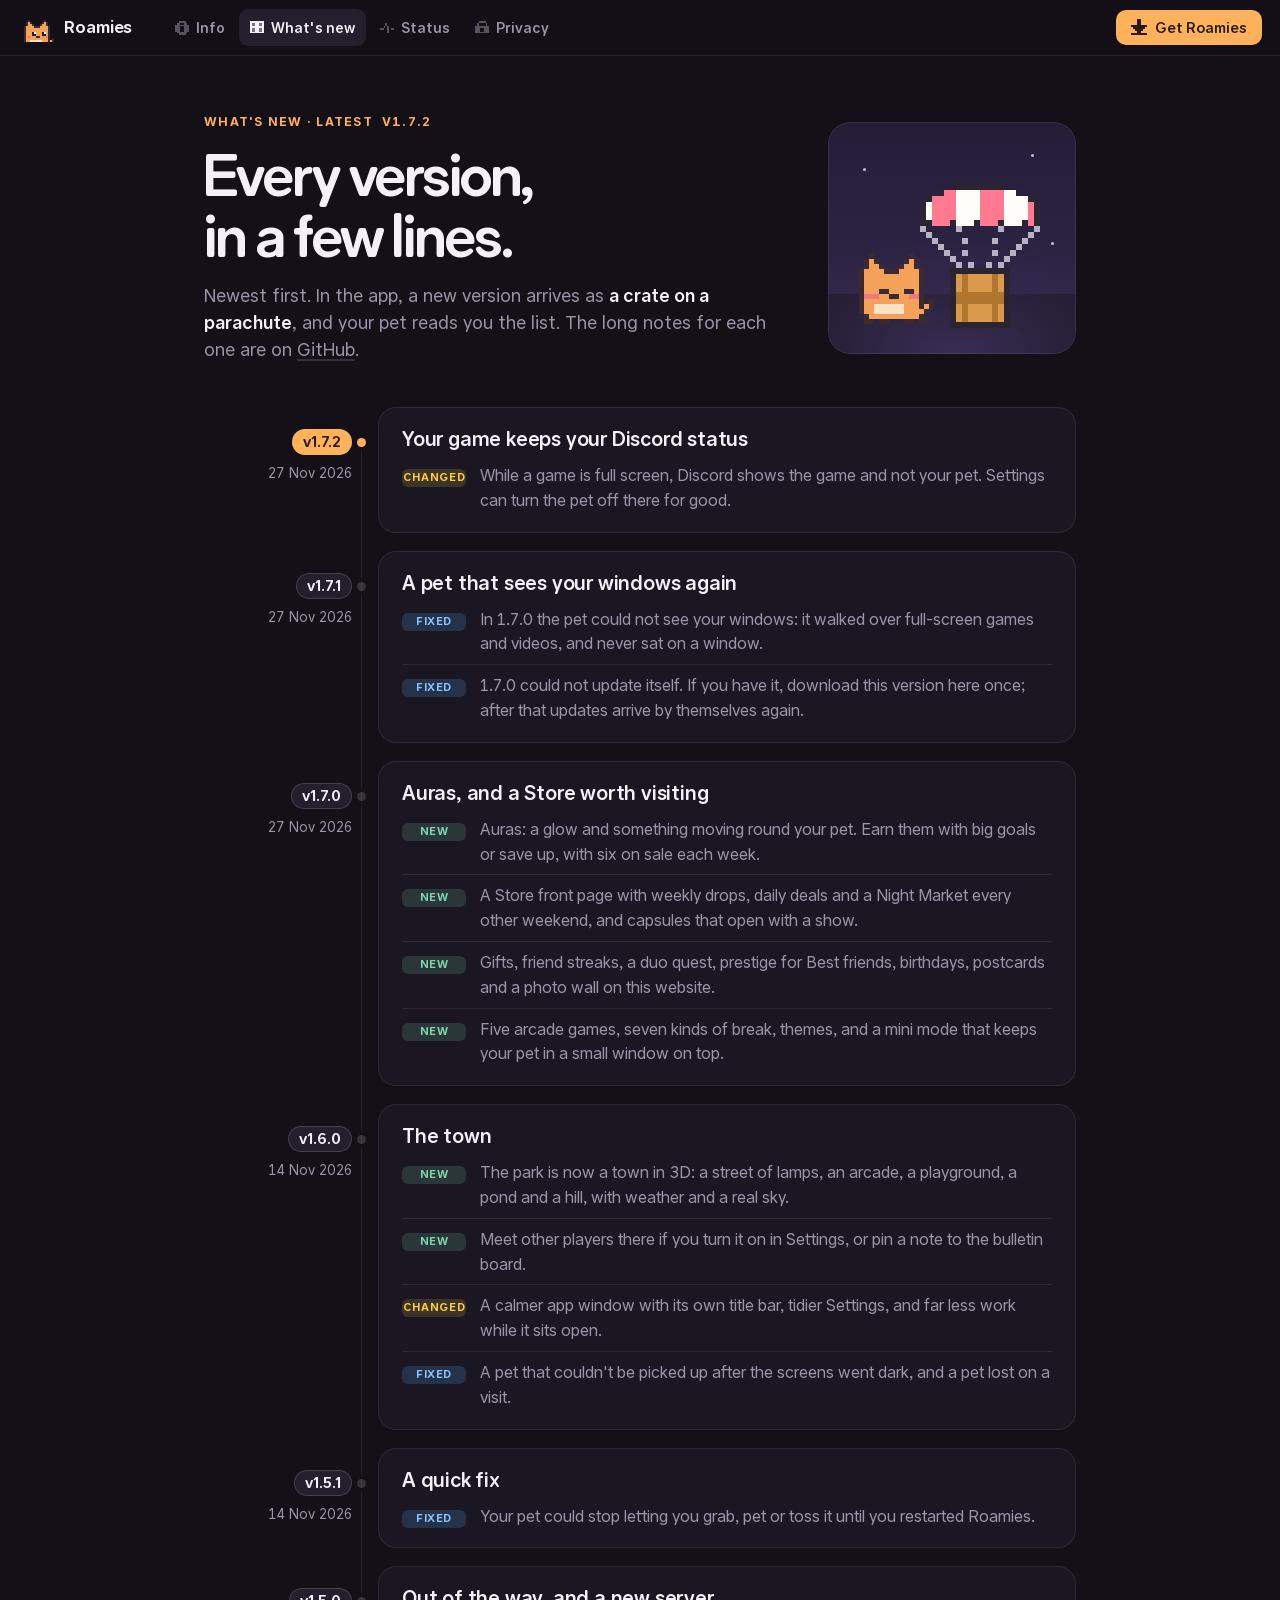
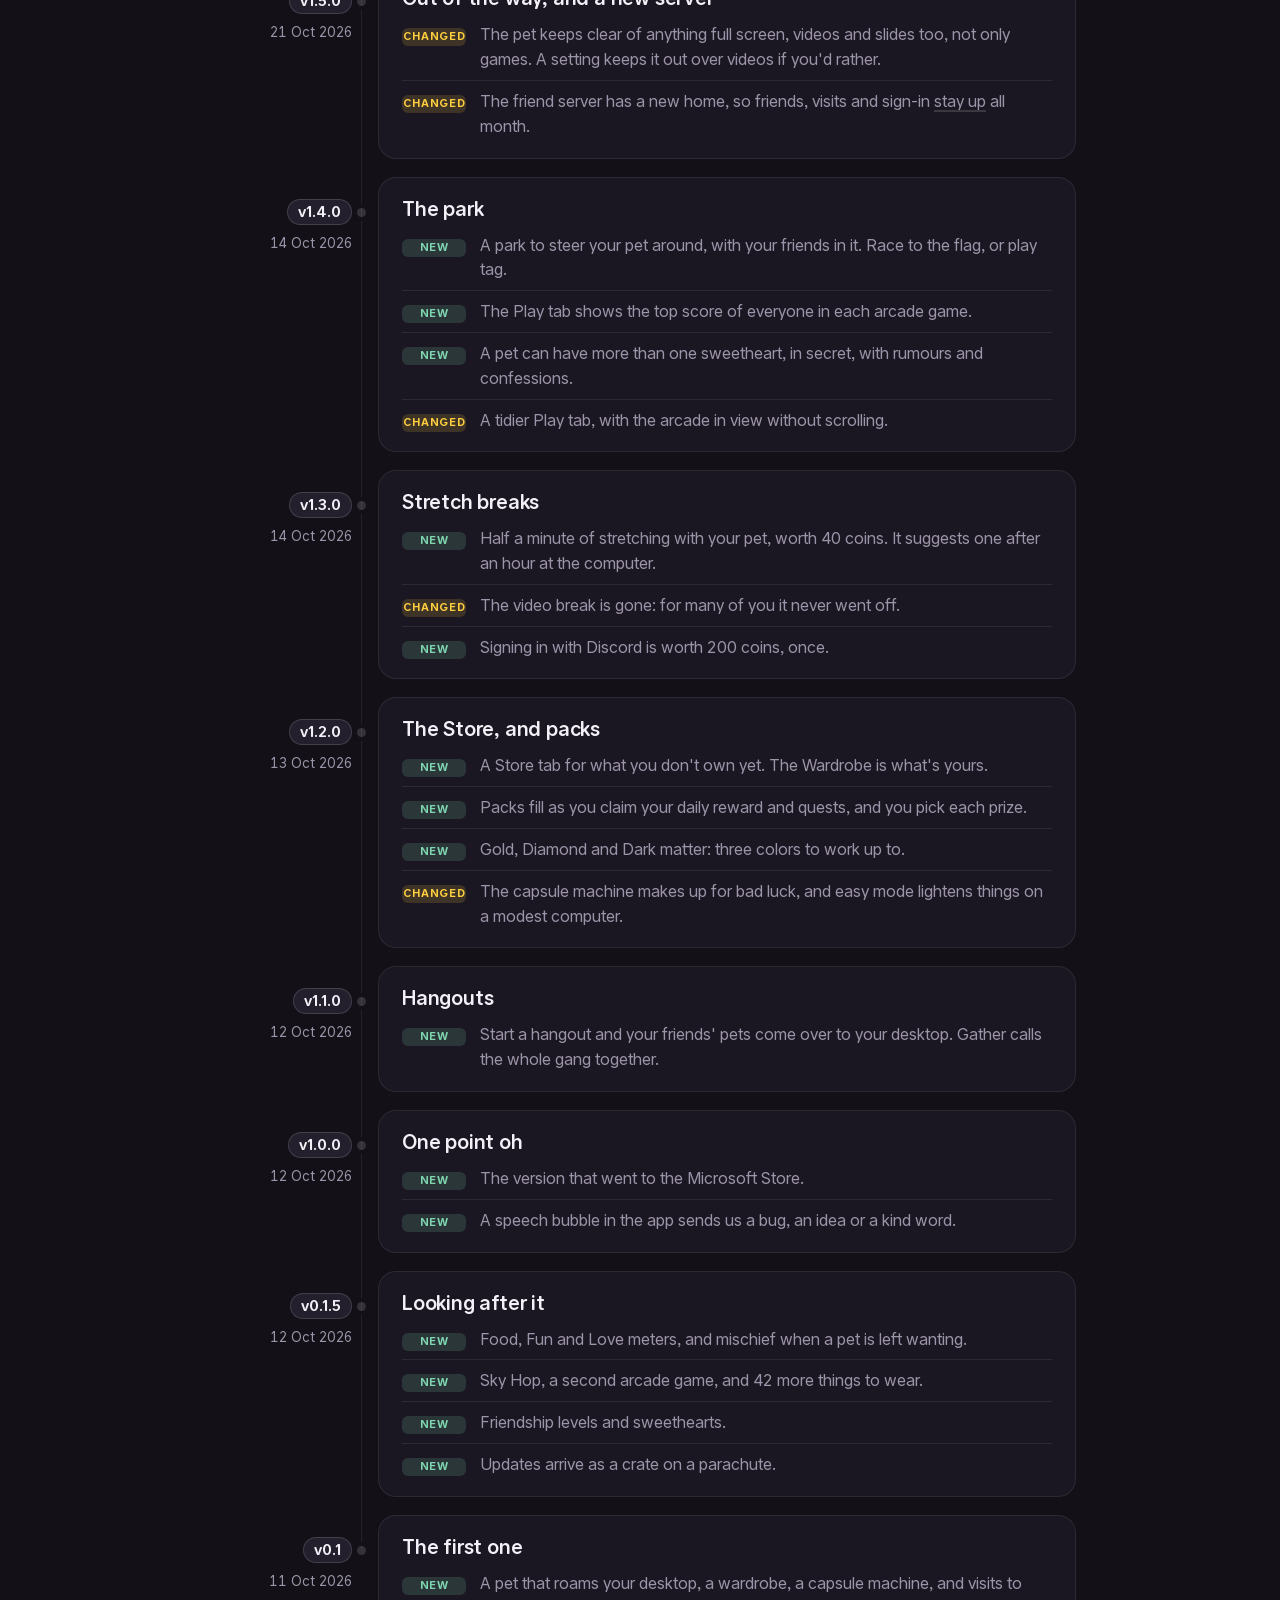
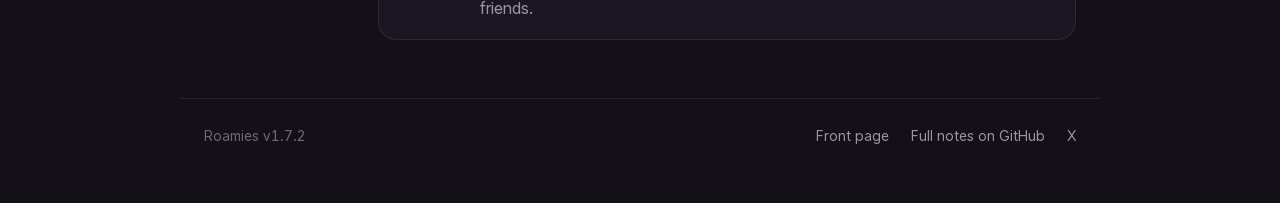
<file: changelog.html>
<!doctype html>
<html lang="en">
<head>
<meta charset="utf-8">
<meta name="viewport" content="width=device-width, initial-scale=1">
<title>Roamies: what's new</title>
<meta name="description" content="Every version of the Roamies desktop pet, newest first, in a few lines each.">
<meta property="og:title" content="Roamies: what's new">
<meta property="og:description" content="Every version of the desktop pet, newest first, in a few lines each.">
<meta property="og:type" content="website">
<meta property="og:site_name" content="Roamies">
<meta property="og:url" content="https://userlaws.github.io/roamies/changelog.html">
<meta property="og:image" content="https://userlaws.github.io/roamies/preview.png">
<meta name="twitter:card" content="summary_large_image">
<meta name="twitter:site" content="@roamiesapp">
<link rel="canonical" href="https://userlaws.github.io/roamies/changelog.html">
<meta name="theme-color" content="#131017">
<link rel="icon" type="image/png" href="favicon.png">
<link rel="preload" href="fonts/Allo.woff2" as="font" type="font/woff2" crossorigin>
<link rel="stylesheet" href="css/pages.css">
</head>
<body>

<header class="top">
  <a class="brand" href="./" aria-label="Roamies, to the front page"><canvas id="brandFace" width="16" height="14"></canvas><span>Roamies</span></a>
  <nav class="tabs" aria-label="Pages">
    <a href="info.html"><canvas data-ico="info"></canvas>Info</a>
    <a class="on" href="changelog.html" aria-current="page"><canvas data-ico="box"></canvas>What's new</a>
    <a href="status.html"><canvas data-ico="pulse"></canvas>Status</a>
    <a href="privacy.html"><canvas data-ico="lock"></canvas>Privacy</a>
  </nav>
  <div class="top-end"><a class="btn" href="https://github.com/userlaws/roamies/releases/latest/download/Roamies-Setup.exe"><canvas data-ico="down"></canvas><span>Get Roamies</span></a></div>
</header>

<main class="wrap">
  <section class="hero">
    <div>
      <p class="kick">What's new · latest <span data-version>v1.7.2</span></p>
      <h1>Every version, in a few lines.</h1>
      <p class="lede">Newest first. In the app, a new version arrives as <b>a crate on a parachute</b>, and your pet reads you the list. The long notes for each one are on <a href="https://github.com/userlaws/roamies/releases">GitHub</a>.</p>
    </div>
    <div class="stage" aria-hidden="true">
      <i class="star" style="left: 14%; top: 20%"></i><i class="star" style="left: 82%; top: 14%; animation-delay: -1.4s"></i><i class="star" style="left: 90%; top: 52%; animation-delay: -.6s"></i>
      <canvas class="pet by" data-pet="cat" data-pose="happy" width="16" height="23"></canvas>
      <canvas class="drop" data-art="drop" width="20" height="24"></canvas>
    </div>
  </section>

  <!-- A version is one <li class="rel">: its number and day, a few words for a heading, and up to four lines.
       The newest goes first and carries class="newest". Tags: t-new (New), t-chg (Changed), t-fix (Fixed). -->
  <ol class="log" reversed>
    <li class="rel newest" id="v1.7.2">
      <div class="rel-when"><b>v1.7.2</b><time datetime="2026-11-27">27 Nov 2026</time></div>
      <article class="card">
        <h2>Your game keeps your Discord status</h2>
        <ul class="changes">
          <li><i class="t-chg">Changed</i><span>While a game is full screen, Discord shows the game and not your pet. Settings can turn the pet off there for good.</span></li>
        </ul>
      </article>
    </li>

    <li class="rel" id="v1.7.1">
      <div class="rel-when"><b>v1.7.1</b><time datetime="2026-11-27">27 Nov 2026</time></div>
      <article class="card">
        <h2>A pet that sees your windows again</h2>
        <ul class="changes">
          <li><i class="t-fix">Fixed</i><span>In 1.7.0 the pet could not see your windows: it walked over full-screen games and videos, and never sat on a window.</span></li>
          <li><i class="t-fix">Fixed</i><span>1.7.0 could not update itself. If you have it, download this version here once; after that updates arrive by themselves again.</span></li>
        </ul>
      </article>
    </li>

    <li class="rel" id="v1.7.0">
      <div class="rel-when"><b>v1.7.0</b><time datetime="2026-11-27">27 Nov 2026</time></div>
      <article class="card">
        <h2>Auras, and a Store worth visiting</h2>
        <ul class="changes">
          <li><i class="t-new">New</i><span>Auras: a glow and something moving round your pet. Earn them with big goals or save up, with six on sale each week.</span></li>
          <li><i class="t-new">New</i><span>A Store front page with weekly drops, daily deals and a Night Market every other weekend, and capsules that open with a show.</span></li>
          <li><i class="t-new">New</i><span>Gifts, friend streaks, a duo quest, prestige for Best friends, birthdays, postcards and a photo wall on this website.</span></li>
          <li><i class="t-new">New</i><span>Five arcade games, seven kinds of break, themes, and a mini mode that keeps your pet in a small window on top.</span></li>
        </ul>
      </article>
    </li>

    <li class="rel" id="v1.6.0">
      <div class="rel-when"><b>v1.6.0</b><time datetime="2026-11-14">14 Nov 2026</time></div>
      <article class="card">
        <h2>The town</h2>
        <ul class="changes">
          <li><i class="t-new">New</i><span>The park is now a town in 3D: a street of lamps, an arcade, a playground, a pond and a hill, with weather and a real sky.</span></li>
          <li><i class="t-new">New</i><span>Meet other players there if you turn it on in Settings, or pin a note to the bulletin board.</span></li>
          <li><i class="t-chg">Changed</i><span>A calmer app window with its own title bar, tidier Settings, and far less work while it sits open.</span></li>
          <li><i class="t-fix">Fixed</i><span>A pet that couldn't be picked up after the screens went dark, and a pet lost on a visit.</span></li>
        </ul>
      </article>
    </li>

    <li class="rel" id="v1.5.1">
      <div class="rel-when"><b>v1.5.1</b><time datetime="2026-11-14">14 Nov 2026</time></div>
      <article class="card">
        <h2>A quick fix</h2>
        <ul class="changes">
          <li><i class="t-fix">Fixed</i><span>Your pet could stop letting you grab, pet or toss it until you restarted Roamies.</span></li>
        </ul>
      </article>
    </li>

    <li class="rel" id="v1.5.0">
      <div class="rel-when"><b>v1.5.0</b><time datetime="2026-10-21">21 Oct 2026</time></div>
      <article class="card">
        <h2>Out of the way, and a new server</h2>
        <ul class="changes">
          <li><i class="t-chg">Changed</i><span>The pet keeps clear of anything full screen, videos and slides too, not only games. A setting keeps it out over videos if you'd rather.</span></li>
          <li><i class="t-chg">Changed</i><span>The friend server has a new home, so friends, visits and sign-in <a href="status.html">stay up</a> all month.</span></li>
        </ul>
      </article>
    </li>

    <li class="rel" id="v1.4.0">
      <div class="rel-when"><b>v1.4.0</b><time datetime="2026-10-14">14 Oct 2026</time></div>
      <article class="card">
        <h2>The park</h2>
        <ul class="changes">
          <li><i class="t-new">New</i><span>A park to steer your pet around, with your friends in it. Race to the flag, or play tag.</span></li>
          <li><i class="t-new">New</i><span>The Play tab shows the top score of everyone in each arcade game.</span></li>
          <li><i class="t-new">New</i><span>A pet can have more than one sweetheart, in secret, with rumours and confessions.</span></li>
          <li><i class="t-chg">Changed</i><span>A tidier Play tab, with the arcade in view without scrolling.</span></li>
        </ul>
      </article>
    </li>

    <li class="rel" id="v1.3.0">
      <div class="rel-when"><b>v1.3.0</b><time datetime="2026-10-14">14 Oct 2026</time></div>
      <article class="card">
        <h2>Stretch breaks</h2>
        <ul class="changes">
          <li><i class="t-new">New</i><span>Half a minute of stretching with your pet, worth 40 coins. It suggests one after an hour at the computer.</span></li>
          <li><i class="t-chg">Changed</i><span>The video break is gone: for many of you it never went off.</span></li>
          <li><i class="t-new">New</i><span>Signing in with Discord is worth 200 coins, once.</span></li>
        </ul>
      </article>
    </li>

    <li class="rel" id="v1.2.0">
      <div class="rel-when"><b>v1.2.0</b><time datetime="2026-10-13">13 Oct 2026</time></div>
      <article class="card">
        <h2>The Store, and packs</h2>
        <ul class="changes">
          <li><i class="t-new">New</i><span>A Store tab for what you don't own yet. The Wardrobe is what's yours.</span></li>
          <li><i class="t-new">New</i><span>Packs fill as you claim your daily reward and quests, and you pick each prize.</span></li>
          <li><i class="t-new">New</i><span>Gold, Diamond and Dark matter: three colors to work up to.</span></li>
          <li><i class="t-chg">Changed</i><span>The capsule machine makes up for bad luck, and easy mode lightens things on a modest computer.</span></li>
        </ul>
      </article>
    </li>

    <li class="rel" id="v1.1.0">
      <div class="rel-when"><b>v1.1.0</b><time datetime="2026-10-12">12 Oct 2026</time></div>
      <article class="card">
        <h2>Hangouts</h2>
        <ul class="changes">
          <li><i class="t-new">New</i><span>Start a hangout and your friends' pets come over to your desktop. Gather calls the whole gang together.</span></li>
        </ul>
      </article>
    </li>

    <li class="rel" id="v1.0.0">
      <div class="rel-when"><b>v1.0.0</b><time datetime="2026-10-12">12 Oct 2026</time></div>
      <article class="card">
        <h2>One point oh</h2>
        <ul class="changes">
          <li><i class="t-new">New</i><span>The version that went to the Microsoft Store.</span></li>
          <li><i class="t-new">New</i><span>A speech bubble in the app sends us a bug, an idea or a kind word.</span></li>
        </ul>
      </article>
    </li>

    <li class="rel" id="v0.1.5">
      <div class="rel-when"><b>v0.1.5</b><time datetime="2026-10-12">12 Oct 2026</time></div>
      <article class="card">
        <h2>Looking after it</h2>
        <ul class="changes">
          <li><i class="t-new">New</i><span>Food, Fun and Love meters, and mischief when a pet is left wanting.</span></li>
          <li><i class="t-new">New</i><span>Sky Hop, a second arcade game, and 42 more things to wear.</span></li>
          <li><i class="t-new">New</i><span>Friendship levels and sweethearts.</span></li>
          <li><i class="t-new">New</i><span>Updates arrive as a crate on a parachute.</span></li>
        </ul>
      </article>
    </li>

    <li class="rel" id="v0.1.0">
      <div class="rel-when"><b>v0.1</b><time datetime="2026-10-11">11 Oct 2026</time></div>
      <article class="card">
        <h2>The first one</h2>
        <ul class="changes">
          <li><i class="t-new">New</i><span>A pet that roams your desktop, a wardrobe, a capsule machine, and visits to friends.</span></li>
        </ul>
      </article>
    </li>
  </ol>
</main>

<footer class="foot">
  <span>Roamies <span data-version>v1.7.2</span></span>
  <a href="./">Front page</a><a href="https://github.com/userlaws/roamies/releases">Full notes on GitHub</a><a href="https://x.com/roamiesapp">X</a>
</footer>

<script src="js/sprites.js"></script>
<script src="js/pages.js"></script>
</body>
</html>
</file>
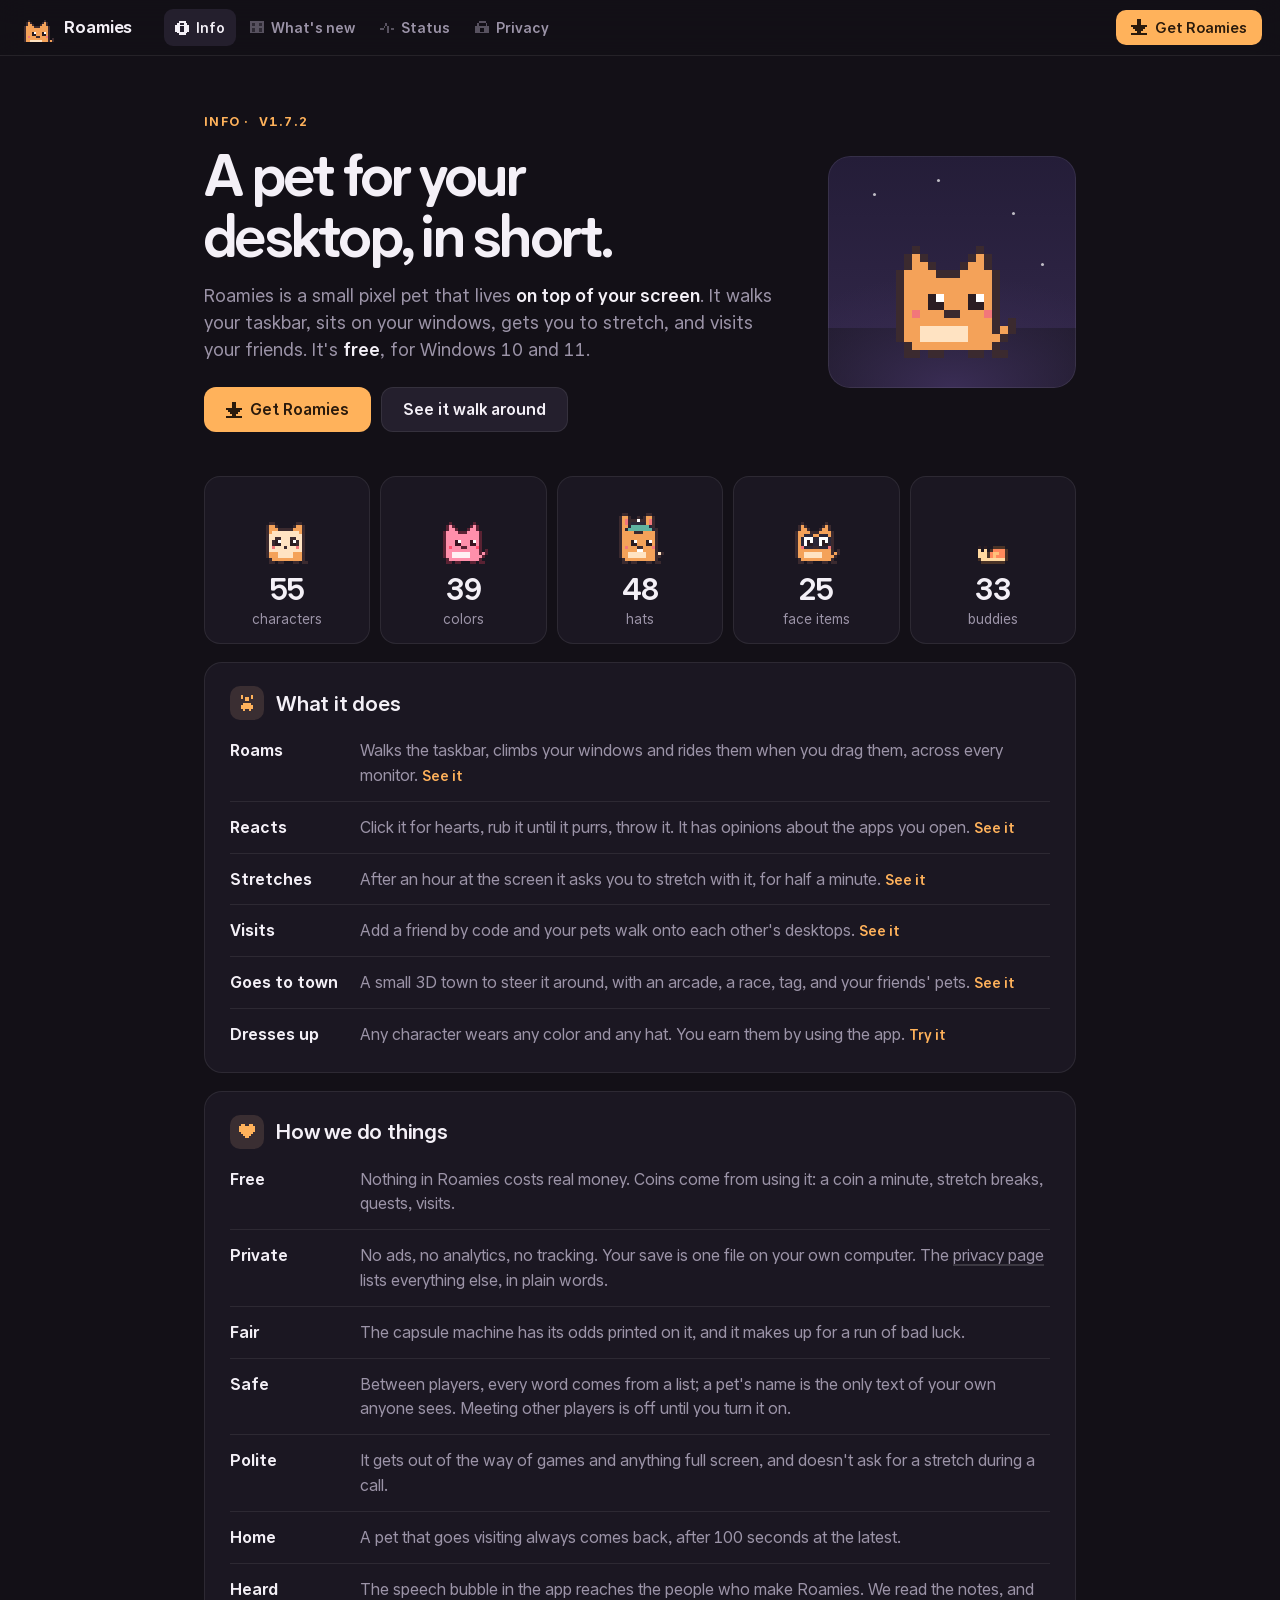
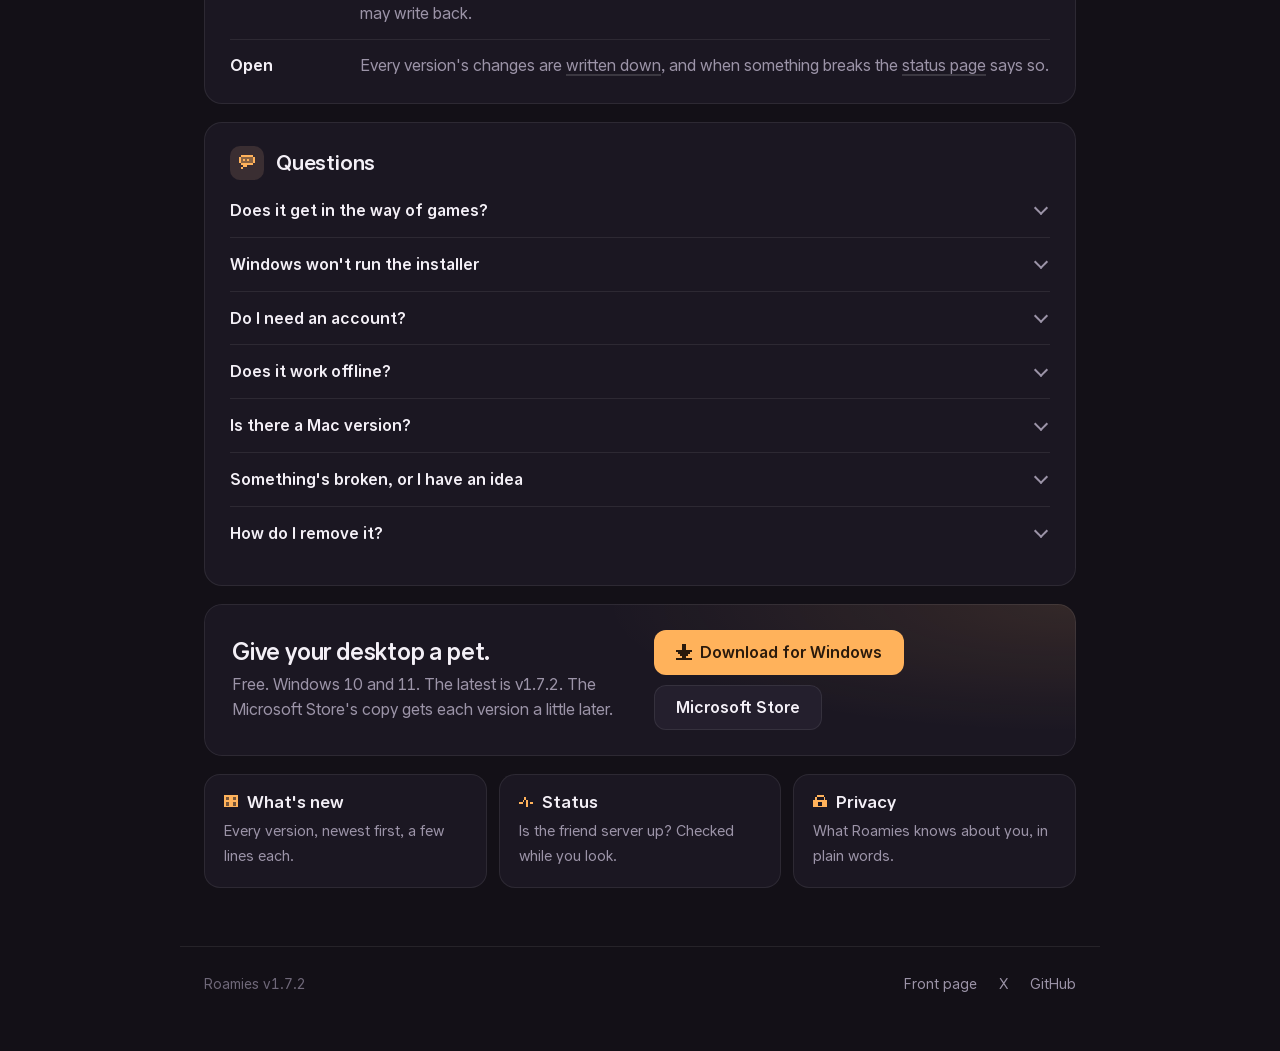
<file: info.html>
<!doctype html>
<html lang="en">
<head>
<meta charset="utf-8">
<meta name="viewport" content="width=device-width, initial-scale=1">
<title>Roamies: info</title>
<meta name="description" content="Roamies in short: what the desktop pet is, what it does, and how we do things. Free, no ads, no tracking, for Windows 10 and 11.">
<meta property="og:title" content="Roamies, in short">
<meta property="og:description" content="What the desktop pet is, what it does, and how we do things.">
<meta property="og:type" content="website">
<meta property="og:site_name" content="Roamies">
<meta property="og:url" content="https://userlaws.github.io/roamies/info.html">
<meta property="og:image" content="https://userlaws.github.io/roamies/preview.png">
<meta name="twitter:card" content="summary_large_image">
<meta name="twitter:site" content="@roamiesapp">
<link rel="canonical" href="https://userlaws.github.io/roamies/info.html">
<meta name="theme-color" content="#131017">
<link rel="icon" type="image/png" href="favicon.png">
<link rel="preload" href="fonts/Allo.woff2" as="font" type="font/woff2" crossorigin>
<link rel="stylesheet" href="css/pages.css">
</head>
<body>

<header class="top">
  <a class="brand" href="./" aria-label="Roamies, to the front page"><canvas id="brandFace" width="16" height="14"></canvas><span>Roamies</span></a>
  <nav class="tabs" aria-label="Pages">
    <a class="on" href="info.html" aria-current="page"><canvas data-ico="info"></canvas>Info</a>
    <a href="changelog.html"><canvas data-ico="box"></canvas>What's new</a>
    <a href="status.html"><canvas data-ico="pulse"></canvas>Status</a>
    <a href="privacy.html"><canvas data-ico="lock"></canvas>Privacy</a>
  </nav>
  <div class="top-end"><a class="btn" href="https://github.com/userlaws/roamies/releases/latest/download/Roamies-Setup.exe"><canvas data-ico="down"></canvas><span>Get Roamies</span></a></div>
</header>

<main class="wrap">
  <section class="hero">
    <div>
      <p class="kick">Info · <span data-version>v1.7.2</span></p>
      <h1>A pet for your desktop, in short.</h1>
      <p class="lede">Roamies is a small pixel pet that lives <b>on top of your screen</b>. It walks your taskbar, sits on your windows, gets you to stretch, and visits your friends. It's <b>free</b>, for Windows 10 and 11.</p>
      <div class="btn-row">
        <a class="btn big" href="https://github.com/userlaws/roamies/releases/latest/download/Roamies-Setup.exe"><canvas data-ico="down"></canvas>Get Roamies</a>
        <a class="btn big ghost" href="./">See it walk around</a>
      </div>
    </div>
    <div class="stage" aria-hidden="true">
      <i class="star" style="left: 18%; top: 16%"></i><i class="star" style="left: 74%; top: 24%; animation-delay: -1s"></i><i class="star" style="left: 44%; top: 10%; animation-delay: -2s"></i><i class="star" style="left: 86%; top: 46%; animation-delay: -.5s"></i>
      <canvas class="pet" data-pet="cat" data-pose="base" width="16" height="23"></canvas>
    </div>
  </section>

  <ul class="facts" id="facts" aria-label="What there is to wear">
    <li><div class="fig"><canvas data-pet="panda" width="16" height="23"></canvas></div><b data-count="characters">52</b><span>characters</span></li>
    <li><div class="fig"><canvas data-pet="cat" data-skin="strawberry" width="16" height="23"></canvas></div><b data-count="colors">35</b><span>colors</span></li>
    <li><div class="fig"><canvas data-pet="bunny" data-hat="beanie" width="16" height="23"></canvas></div><b data-count="hats">45</b><span>hats</span></li>
    <li><div class="fig"><canvas data-pet="cat" data-face="glasses" width="16" height="23"></canvas></div><b data-count="faces">24</b><span>face items</span></li>
    <li><div class="fig"><canvas data-buddy="snail" width="10" height="6"></canvas></div><b data-count="buddies">28</b><span>buddies</span></li>
  </ul>

  <section class="card" id="does">
    <header><span class="gi"><canvas data-ico="paw"></canvas></span><h2>What it does</h2></header>
    <ul class="rows">
      <li><b>Roams</b><span>Walks the taskbar, climbs your windows and rides them when you drag them, across every monitor. <a class="go" href="./#roam">See it</a></span></li>
      <li><b>Reacts</b><span>Click it for hearts, rub it until it purrs, throw it. It has opinions about the apps you open. <a class="go" href="./#play">See it</a></span></li>
      <li><b>Stretches</b><span>After an hour at the screen it asks you to stretch with it, for half a minute. <a class="go" href="./#breaks">See it</a></span></li>
      <li><b>Visits</b><span>Add a friend by code and your pets walk onto each other's desktops. <a class="go" href="./#friends">See it</a></span></li>
      <li><b>Goes to town</b><span>A small 3D town to steer it around, with an arcade, a race, tag, and your friends' pets. <a class="go" href="./#town">See it</a></span></li>
      <li><b>Dresses up</b><span>Any character wears any color and any hat. You earn them by using the app. <a class="go" href="./#wardrobe">Try it</a></span></li>
    </ul>
  </section>

  <section class="card" id="how">
    <header><span class="gi"><canvas data-ico="heart"></canvas></span><h2>How we do things</h2></header>
    <ul class="rows">
      <li><b>Free</b><span>Nothing in Roamies costs real money. Coins come from using it: a coin a minute, stretch breaks, quests, visits.</span></li>
      <li><b>Private</b><span>No ads, no analytics, no tracking. Your save is one file on your own computer. The <a href="privacy.html">privacy page</a> lists everything else, in plain words.</span></li>
      <li><b>Fair</b><span>The capsule machine has its odds printed on it, and it makes up for a run of bad luck.</span></li>
      <li><b>Safe</b><span>Between players, every word comes from a list; a pet's name is the only text of your own anyone sees. Meeting other players is off until you turn it on.</span></li>
      <li><b>Polite</b><span>It gets out of the way of games and anything full screen, and doesn't ask for a stretch during a call.</span></li>
      <li><b>Home</b><span>A pet that goes visiting always comes back, after 100 seconds at the latest.</span></li>
      <li><b>Heard</b><span>The speech bubble in the app reaches the people who make Roamies. We read the notes, and may write back.</span></li>
      <li><b>Open</b><span>Every version's changes are <a href="changelog.html">written down</a>, and when something breaks the <a href="status.html">status page</a> says so.</span></li>
    </ul>
  </section>

  <section class="card asks" id="questions">
    <header><span class="gi"><canvas data-ico="chat"></canvas></span><h2>Questions</h2></header>
    <details>
      <summary>Does it get in the way of games?</summary>
      <p>No. Over a full-screen game it moves to another monitor, or hides until you're done. <b>Easy mode</b> in Settings lightens it on a modest computer, and such a computer turns it on by itself.</p>
    </details>
    <details>
      <summary>Windows won't run the installer</summary>
      <p>The installer isn't code-signed, so some PCs block a new version of it. Right-click <code>Roamies-Setup.exe</code>, choose <b>Properties</b>, tick <b>Unblock</b>, press OK, then run it. Or get Roamies from the <a href="https://apps.microsoft.com/detail/9N3TL2W6J58F">Microsoft Store</a>.</p>
    </details>
    <details>
      <summary>Do I need an account?</summary>
      <p>No. Your copy makes up a friend code by itself the first time it runs. Signing in with Discord is optional: it lets friends add you by your Discord name.</p>
    </details>
    <details>
      <summary>Does it work offline?</summary>
      <p>Yes. The pet, the wardrobe, capsules, quests and the arcade all live on your computer. Only friends, visits and other players in the town need the friend server. The <a href="status.html">status page</a> says how it's doing.</p>
    </details>
    <details>
      <summary>Is there a Mac version?</summary>
      <p>Planned, not tested yet. Today Roamies is built and tested on Windows 10 and 11.</p>
    </details>
    <details>
      <summary>Something's broken, or I have an idea</summary>
      <p>Tell us from inside the app: the speech bubble next to the sound button. You get a reference, and the reply shows up next to your note. Outside the app, message <a href="https://x.com/roamiesapp">@roamiesapp</a> on X or open an issue on <a href="https://github.com/userlaws/roamies/issues">GitHub</a>.</p>
    </details>
    <details>
      <summary>How do I remove it?</summary>
      <p>Uninstall it like any app. The installer's copy leaves your save in <code>%APPDATA%\roamies</code>, so installing again brings the same pet back; delete that folder to remove it too. The <a href="privacy.html">privacy page</a> covers what the friend server holds.</p>
    </details>
  </section>

  <section class="card get" id="get">
    <div>
      <h2>Give your desktop a pet.</h2>
      <p>Free. Windows 10 and 11. The latest is <span data-version>v1.7.2</span>. The Microsoft Store's copy gets each version a little later.</p>
    </div>
    <div class="btn-row">
      <a class="btn big" href="https://github.com/userlaws/roamies/releases/latest/download/Roamies-Setup.exe"><canvas data-ico="down"></canvas>Download for Windows</a>
      <a class="btn big ghost" href="https://apps.microsoft.com/detail/9N3TL2W6J58F">Microsoft Store</a>
    </div>
  </section>

  <ul class="doors">
    <li><a href="changelog.html"><b><canvas data-ico="box"></canvas>What's new</b><span>Every version, newest first, a few lines each.</span></a></li>
    <li><a href="status.html"><b><canvas data-ico="pulse"></canvas>Status</b><span>Is the friend server up? Checked while you look.</span></a></li>
    <li><a href="privacy.html"><b><canvas data-ico="lock"></canvas>Privacy</b><span>What Roamies knows about you, in plain words.</span></a></li>
  </ul>
</main>

<footer class="foot">
  <span>Roamies <span data-version>v1.7.2</span></span>
  <a href="./">Front page</a><a href="https://x.com/roamiesapp">X</a><a href="https://github.com/userlaws/roamies">GitHub</a>
</footer>

<script src="js/sprites.js"></script>
<script src="js/pages.js"></script>
<script>
// The counts come from the sprite sheet, so they are right the day a character is added.
(() => { const n = Pages.counts(); for (const b of document.querySelectorAll('[data-count]')) b.textContent = n[b.dataset.count]; })();
</script>
</body>
</html>
</file>
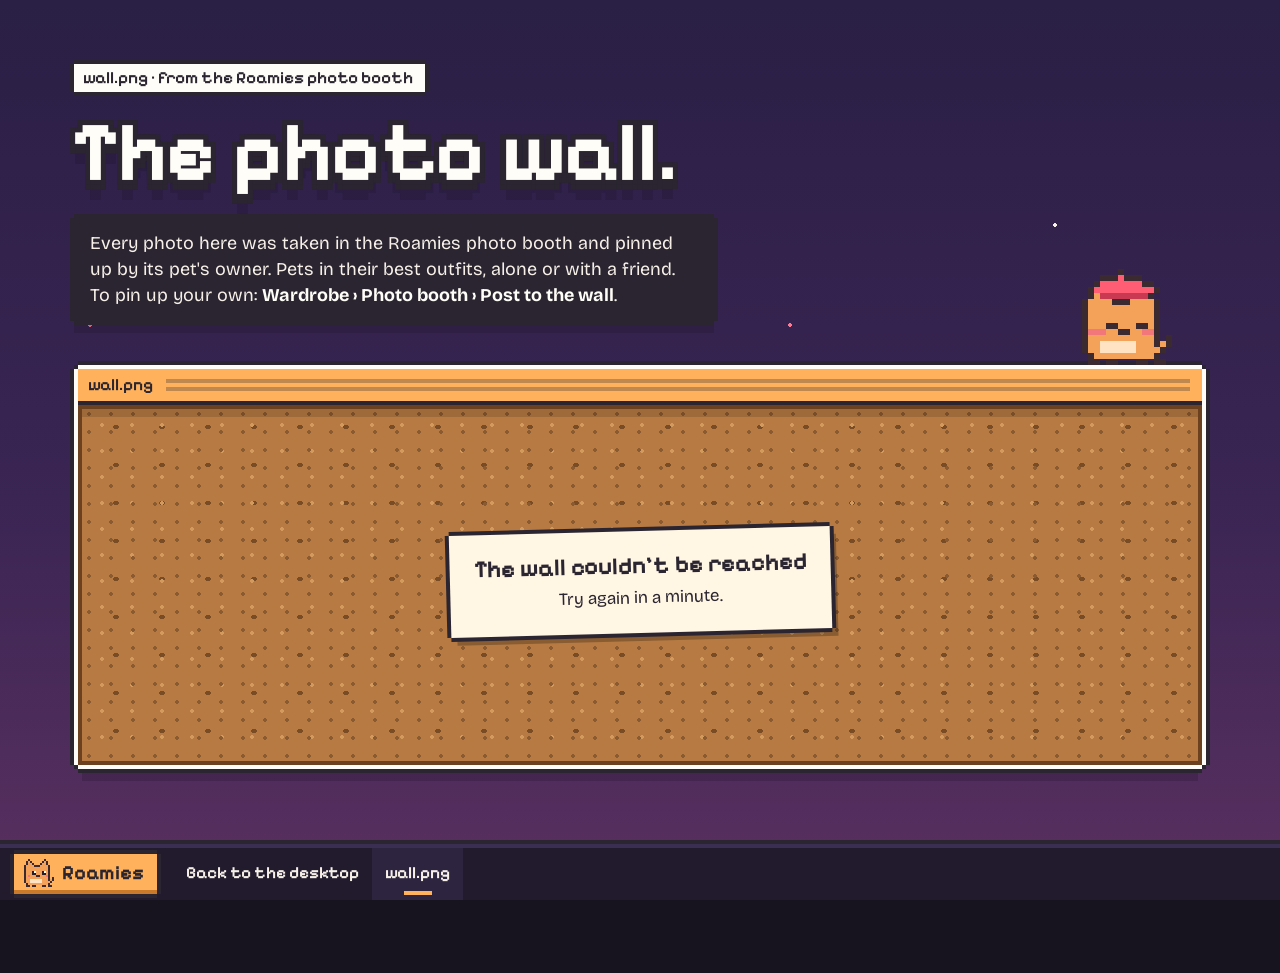
<file: photos.html>
<!doctype html>
<html lang="en">
<head>
<meta charset="utf-8">
<meta name="viewport" content="width=device-width, initial-scale=1">
<title>Roamies: the photo wall</title>
<meta name="description" content="Photos from the Roamies photo booth: desktop pets in their outfits, alone or with a friend, posted by their owners.">
<meta property="og:title" content="The Roamies photo wall">
<meta property="og:description" content="Desktop pets in their best outfits, from the Roamies photo booth.">
<meta property="og:type" content="website">
<meta property="og:url" content="https://userlaws.github.io/roamies/photos.html">
<meta property="og:image" content="https://userlaws.github.io/roamies/preview.png">
<meta name="twitter:card" content="summary_large_image">
<meta name="twitter:site" content="@roamiesapp">
<link rel="canonical" href="https://userlaws.github.io/roamies/photos.html">
<meta name="theme-color" content="#221b2e">
<link rel="icon" type="image/png" href="favicon.png">
<link rel="preconnect" href="https://fonts.googleapis.com">
<link rel="preconnect" href="https://fonts.gstatic.com" crossorigin>
<link href="https://fonts.googleapis.com/css2?family=Bricolage+Grotesque:opsz,wght@12..96,400..800&family=Pixelify+Sans:wght@400..700&display=swap" rel="stylesheet">
<link rel="stylesheet" href="css/site.css">
<style>
/* The wall is a corkboard in a window on the same desktop, at dusk: prints pinned at a tilt, one pin each. */
body { background: var(--night); color: var(--moonlit);
  background-image:
    radial-gradient(var(--moonlit) 0 2px, transparent 2px), radial-gradient(#ffb25b 0 2px, transparent 2px), radial-gradient(#ff7a90 0 2px, transparent 2px),
    linear-gradient(#2a1f45, #3a2553 55%, #5a3060);
  background-size: 410px 350px, 560px 470px, 700px 610px, 100% 100%;
  background-position: 30px 50px, 230px 170px, 440px 20px, 0 0;
  background-attachment: fixed; image-rendering: pixelated; }
.wall-desk { max-width: 1180px; margin: 0 auto; padding: 64px 20px 140px; }
.wall-desk h1.sky-type { font-size: clamp(42px, 6.6vw, 92px); }
.wall-desk .caption { max-width: 640px; margin-bottom: 40px; }
.wall-desk .caption b { color: var(--cream); }
.wall-win .win-bar { cursor: default; }
.wall-win .win-body { padding: 0; }
/* cork: two sizes of speck on a warm brown, drawn in pixels like everything else */
.board { position: relative; display: grid; grid-template-columns: repeat(auto-fill, minmax(190px, 1fr)); gap: 34px 26px; padding: 40px 30px 46px; min-height: 360px;
  background:
    radial-gradient(#8a5a30 0 2px, transparent 2px) 0 0 / 22px 18px,
    radial-gradient(#d29a5c 0 2px, transparent 2px) 9px 7px / 30px 26px,
    radial-gradient(#7a4c26 0 3px, transparent 3px) 15px 3px / 46px 38px,
    #b67a42;
  box-shadow: inset 0 0 0 var(--px) #6b4120, inset 0 calc(var(--px) * 3) 0 #00000022; }
.print { --r: 0deg; position: relative; margin: 0; padding: 0; border: 0; background: none; transform: rotate(var(--r)); transition: transform .18s steps(3); cursor: zoom-in; }
.print canvas { display: block; width: 100%; height: auto; image-rendering: auto; box-shadow: 4px 6px 0 #00000040, 0 0 0 2px #00000014; }
.print::before { content: ""; position: absolute; z-index: 1; left: 50%; top: -8px; width: 16px; height: 16px; margin-left: -8px; background: var(--pin, var(--pink));
  box-shadow: inset -4px -4px 0 #00000033, inset 3px 3px 0 #ffffff66, 0 0 0 3px var(--ink), 2px 5px 0 #00000040; }
.print:hover, .print:focus-visible { transform: rotate(0deg) translateY(-6px) scale(1.03); z-index: 2; }
.print .who { display: block; margin-top: 8px; color: #2a1608; font: 600 14px/1.2 var(--f-pixel); text-align: center; opacity: .85; }
.board-empty { grid-column: 1 / -1; align-self: center; justify-self: center; max-width: 440px; padding: 22px 24px; background: var(--paper); color: var(--ink); text-align: center; box-shadow: var(--edge-1), 6px 8px 0 #00000040; transform: rotate(-1.5deg); }
.board-empty b { display: block; margin-bottom: 6px; font: 700 24px/1.1 var(--f-pixel); }
.more { display: flex; justify-content: center; padding: 22px 0 26px; background: #6b4120; }
.more button, .viewer-actions button, .viewer-actions a { padding: 8px 14px 9px; border: 0; background: var(--cream); color: var(--ink); font: 600 16px/1 var(--f-pixel); box-shadow: var(--edge-1); text-decoration: none; }
.more button:hover, .viewer-actions button:hover, .viewer-actions a:hover { background: var(--sun); }
/* one photo, big */
.viewer { position: fixed; inset: 0; z-index: 60; display: grid; place-items: center; padding: 24px 16px calc(var(--bar-h) + 16px); background: #120d1ce6; }
.viewer[hidden] { display: none; }
.viewer-box { display: flex; flex-direction: column; align-items: center; gap: 14px; max-width: min(520px, 100%); }
.viewer canvas { width: 100%; max-height: calc(100vh - 220px); object-fit: contain; image-rendering: auto; box-shadow: 8px 10px 0 #00000055; }
.viewer-meta { color: var(--moonlit); font: 600 17px/1.3 var(--f-pixel); text-align: center; }
.viewer-actions { display: flex; flex-wrap: wrap; gap: 10px; justify-content: center; }
.viewer-actions .quiet { background: none; color: var(--muted); box-shadow: none; }
.viewer-actions .quiet:hover { background: none; color: var(--pink); }
.taskbar .tb-apps a span { display: inline; }
.taskbar .tb-apps a { color: var(--moonlit); }
.photographer { position: absolute; right: 30px; bottom: 100%; width: 96px; height: auto; margin-bottom: 4px; pointer-events: none; }
@media (max-width: 560px) { .board { grid-template-columns: repeat(2, minmax(0, 1fr)); gap: 24px 16px; padding: 30px 14px 36px; } .wall-desk { padding-top: 44px; } .photographer { width: 64px; right: 16px; } }
</style>
</head>
<body>

<main class="wall-desk">
  <p class="stamp"><span>wall.png · from the Roamies photo booth</span></p>
  <h1 class="sky-type">The photo wall.</h1>
  <p class="caption">Every photo here was taken in the Roamies photo booth and pinned up by its pet's owner. Pets in their best outfits, alone or with a friend. To pin up your own: <b>Wardrobe › Photo booth › Post to the wall</b>.</p>

  <article class="win wall-win" style="--bar: var(--orange)">
    <canvas class="photographer" id="photographer" width="16" height="23" aria-hidden="true"></canvas>
    <header class="win-bar"><b id="wallTitle">wall.png</b></header>
    <div class="win-body">
      <div class="board" id="board" aria-live="polite"></div>
      <div class="more" id="more" hidden><button type="button" id="moreBtn">Older photos</button></div>
    </div>
  </article>
</main>

<div class="viewer" id="viewer" hidden role="dialog" aria-modal="true" aria-label="A photo from the wall">
  <div class="viewer-box">
    <div id="viewerPic"></div>
    <div class="viewer-meta" id="viewerMeta"></div>
    <div class="viewer-actions">
      <button type="button" id="copyLink">Copy link</button>
      <a href="./#get" id="getIt">Get Roamies</a>
      <button type="button" id="closeViewer">Close</button>
      <button type="button" class="quiet" id="report">Report</button>
    </div>
  </div>
</div>

<nav class="taskbar" aria-label="Back">
  <a class="tb-start" href="./" aria-label="Roamies, back to the desktop"><canvas id="brandFace" width="16" height="14"></canvas><b>Roamies</b></a>
  <div class="tb-apps"><a href="./"><span>Back to the desktop</span></a><a class="on" href="photos.html"><span>wall.png</span></a></div>
</nav>

<script src="js/sprites.js"></script>
<script src="js/photo-art.js"></script>
<script>
// The wall: photos as the friend server keeps them (backend/photos.mjs: a recipe each, never a picture), drawn here
// with the app's own art (photo-art.js), the newest first, 60 at a time. ?api= points it at a friend server on this
// computer, for trying it; nothing else is taken from the address.
(() => {
  'use strict';
  const asked = new URLSearchParams(location.search).get('api');
  const API = asked && /^http:\/\/(localhost|127\.0\.0\.1)(:\d+)?$/.test(asked) ? asked : 'https://roamies.roamiesapp.workers.dev';
  const $ = (id) => document.getElementById(id);
  const PINS = ['#ff7a90', '#6ec1ff', '#ffd34d', '#7fd6b0', '#b08bff'];
  const seen = new Map();          // id -> photo
  let oldest = null, open = null;

  const titleOf = (p) => (p.with ? `${p.name} & ${p.with}` : p.name);
  function draw(p) {
    const r = p.recipe || {};
    return PHOTO_ART.photo({ pets: Array.isArray(r.pets) ? r.pets.slice(0, 2) : [{}], backdrop: r.backdrop, pose: r.pose, line: PHOTO_ART.LINES[r.line] || '', title: titleOf(p) });
  }
  function pin(p) {
    const seed = PHOTO_ART.seedOf(p.id), b = document.createElement('button');
    b.className = 'print'; b.type = 'button';
    b.style.setProperty('--r', `${((seed % 9) - 4) * 0.9}deg`);
    b.style.setProperty('--pin', PINS[seed % PINS.length]);
    b.setAttribute('aria-label', `Photo of ${titleOf(p)}`);
    b.append(draw(p));
    b.addEventListener('click', () => show(p.id));
    return b;
  }
  function empty() {
    const e = document.createElement('div'); e.className = 'board-empty';
    const b = document.createElement('b'); b.textContent = 'Nothing pinned up yet';
    e.append(b, 'Be the first: in Roamies, open the Wardrobe, then the photo booth, and post your pet to the wall.');
    return e;
  }
  async function load() {
    $('moreBtn').disabled = true;
    try {
      const r = await fetch(`${API}/photos${oldest ? `?before=${oldest}` : ''}`, { cache: 'no-store' });
      const { photos = [] } = r.ok ? await r.json() : {};
      for (const p of photos) {
        if (!p || typeof p.id !== 'string' || seen.has(p.id)) continue;
        seen.set(p.id, p);
        $('board').appendChild(pin(p));
        oldest = p.id;
      }
      $('more').hidden = photos.length < 60;
      if (!seen.size) $('board').replaceChildren(empty());
      $('wallTitle').textContent = seen.size ? `wall.png · ${seen.size}${photos.length < 60 ? '' : '+'} photo${seen.size === 1 ? '' : 's'}` : 'wall.png';
    } catch {
      if (!seen.size) { const e = empty(); e.querySelector('b').textContent = "The wall couldn't be reached"; e.lastChild.textContent = 'Try again in a minute.'; $('board').replaceChildren(e); }
    }
    $('moreBtn').disabled = false;
    const want = /^#p(\d{1,18})$/.exec(location.hash);
    if (want && seen.has(want[1]) && !open) show(want[1]);
  }
  function show(id) {
    const p = seen.get(id);
    if (!p) return;
    open = id;
    $('viewerPic').replaceChildren(draw(p));
    $('viewerMeta').textContent = `${titleOf(p)} · ${new Date(p.at).toLocaleDateString(undefined, { month: 'long', day: 'numeric', year: 'numeric' })}`;
    $('report').textContent = 'Report'; $('report').disabled = false;
    $('viewer').hidden = false;
    history.replaceState(null, '', `#p${id}`);
    $('closeViewer').focus();
  }
  function close() { open = null; $('viewer').hidden = true; history.replaceState(null, '', location.pathname + location.search); }
  $('closeViewer').addEventListener('click', close);
  $('viewer').addEventListener('click', (e) => { if (e.target === $('viewer')) close(); });
  document.addEventListener('keydown', (e) => { if (e.key === 'Escape' && open) close(); });
  $('copyLink').addEventListener('click', async () => {
    try { await navigator.clipboard.writeText(location.href); $('copyLink').textContent = 'Copied!'; } catch { $('copyLink').textContent = location.href; }
    setTimeout(() => { $('copyLink').textContent = 'Copy link'; }, 2000);
  });
  $('report').addEventListener('click', async () => {
    const b = $('report'), id = open;
    if (b.textContent === 'Report') { b.textContent = 'Report this photo?'; return; }
    b.disabled = true;
    try {
      const r = await fetch(`${API}/photos/report`, { method: 'POST', headers: { 'content-type': 'application/json' }, body: JSON.stringify({ id }) });
      b.textContent = r.ok ? 'Thanks. We will look at it.' : 'Try again later.';
    } catch { b.textContent = 'Try again later.'; }
  });
  $('moreBtn').addEventListener('click', load);

  // A pet in a beret (the one taking the photos) sitting on the window's title bar, and the face on the taskbar.
  const cam = sprite({ char: 'cat', skin: 'classic', hat: 'beret', face: '' }, 'happy');
  const ph = $('photographer'); ph.width = cam.width; ph.height = cam.height; ph.getContext('2d').drawImage(cam, 0, 0);
  const face = $('brandFace'), plain = sprite({ char: 'cat', skin: 'classic', hat: '', face: '' }, 'base');
  face.getContext('2d').drawImage(plain, 0, plain.height - 14, 16, 14, 0, 0, 16, 14);
  load();
})();
</script>
</body>
</html>
</file>
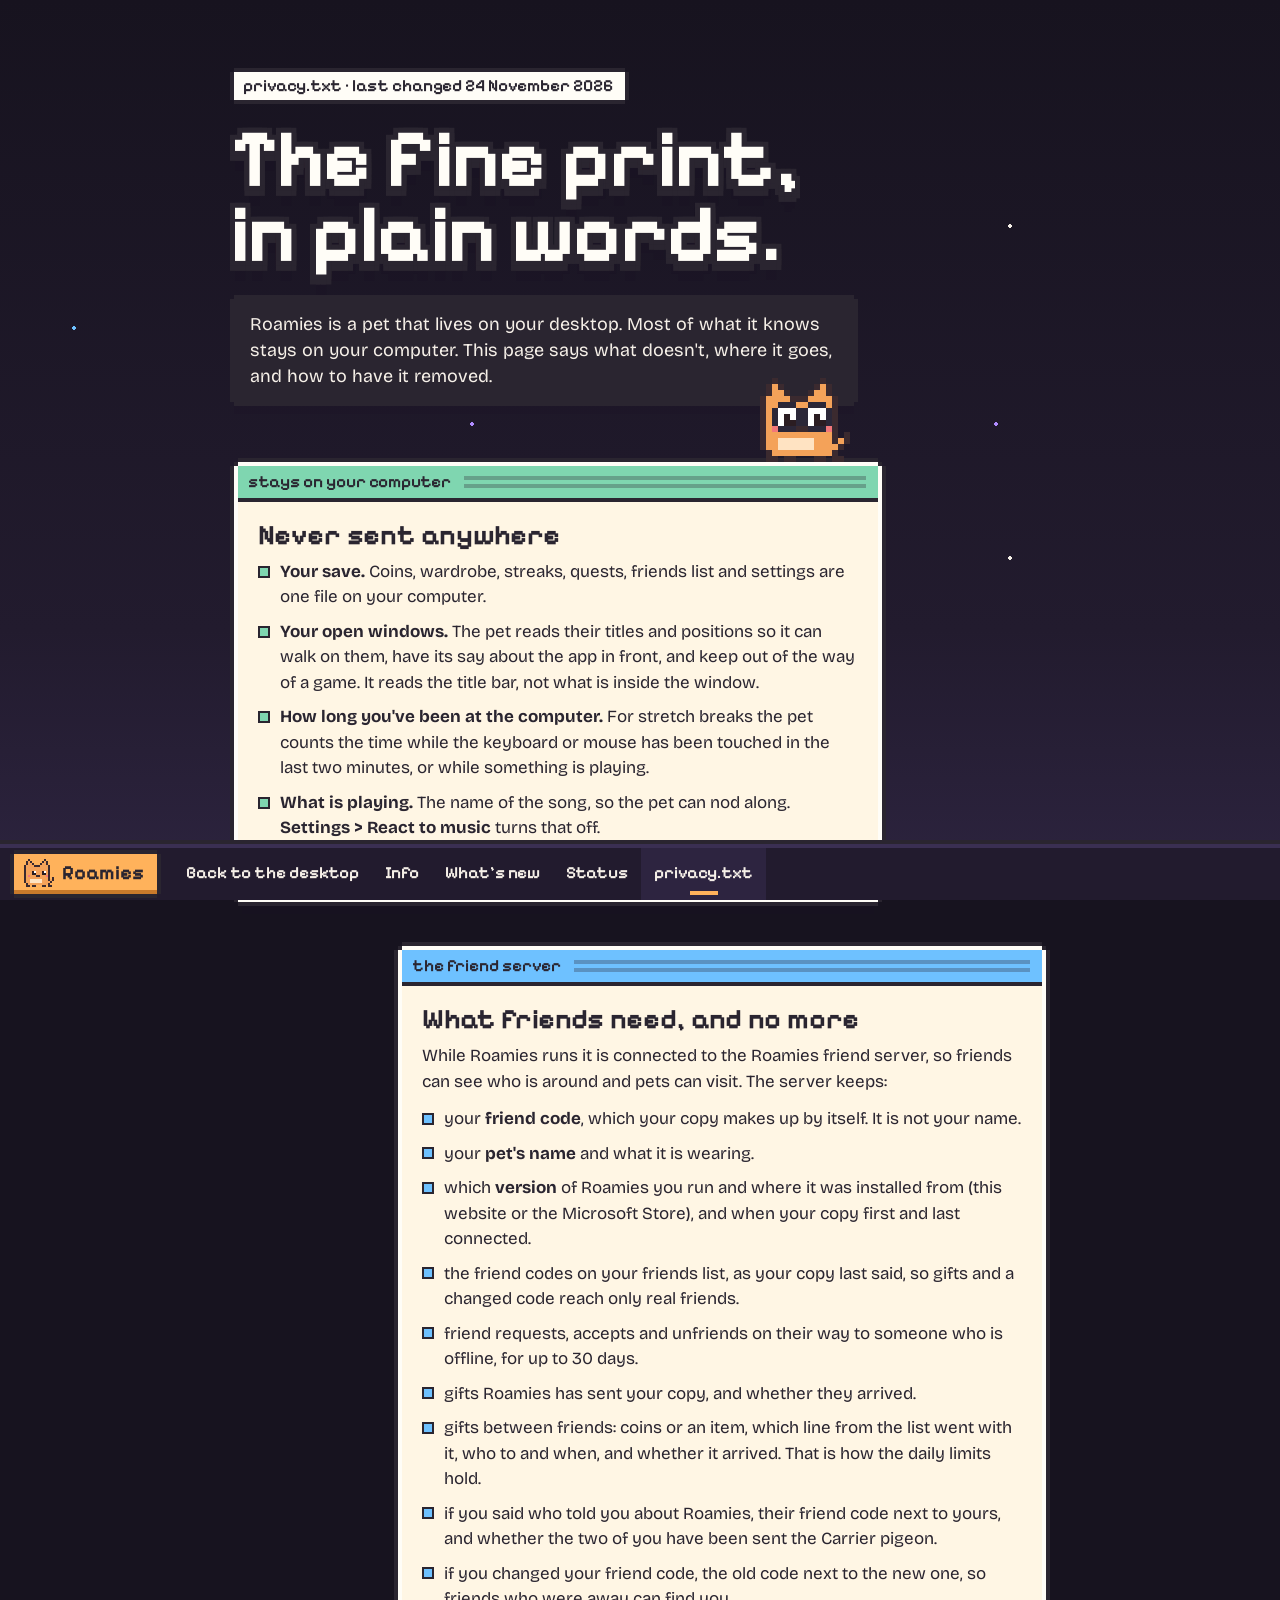
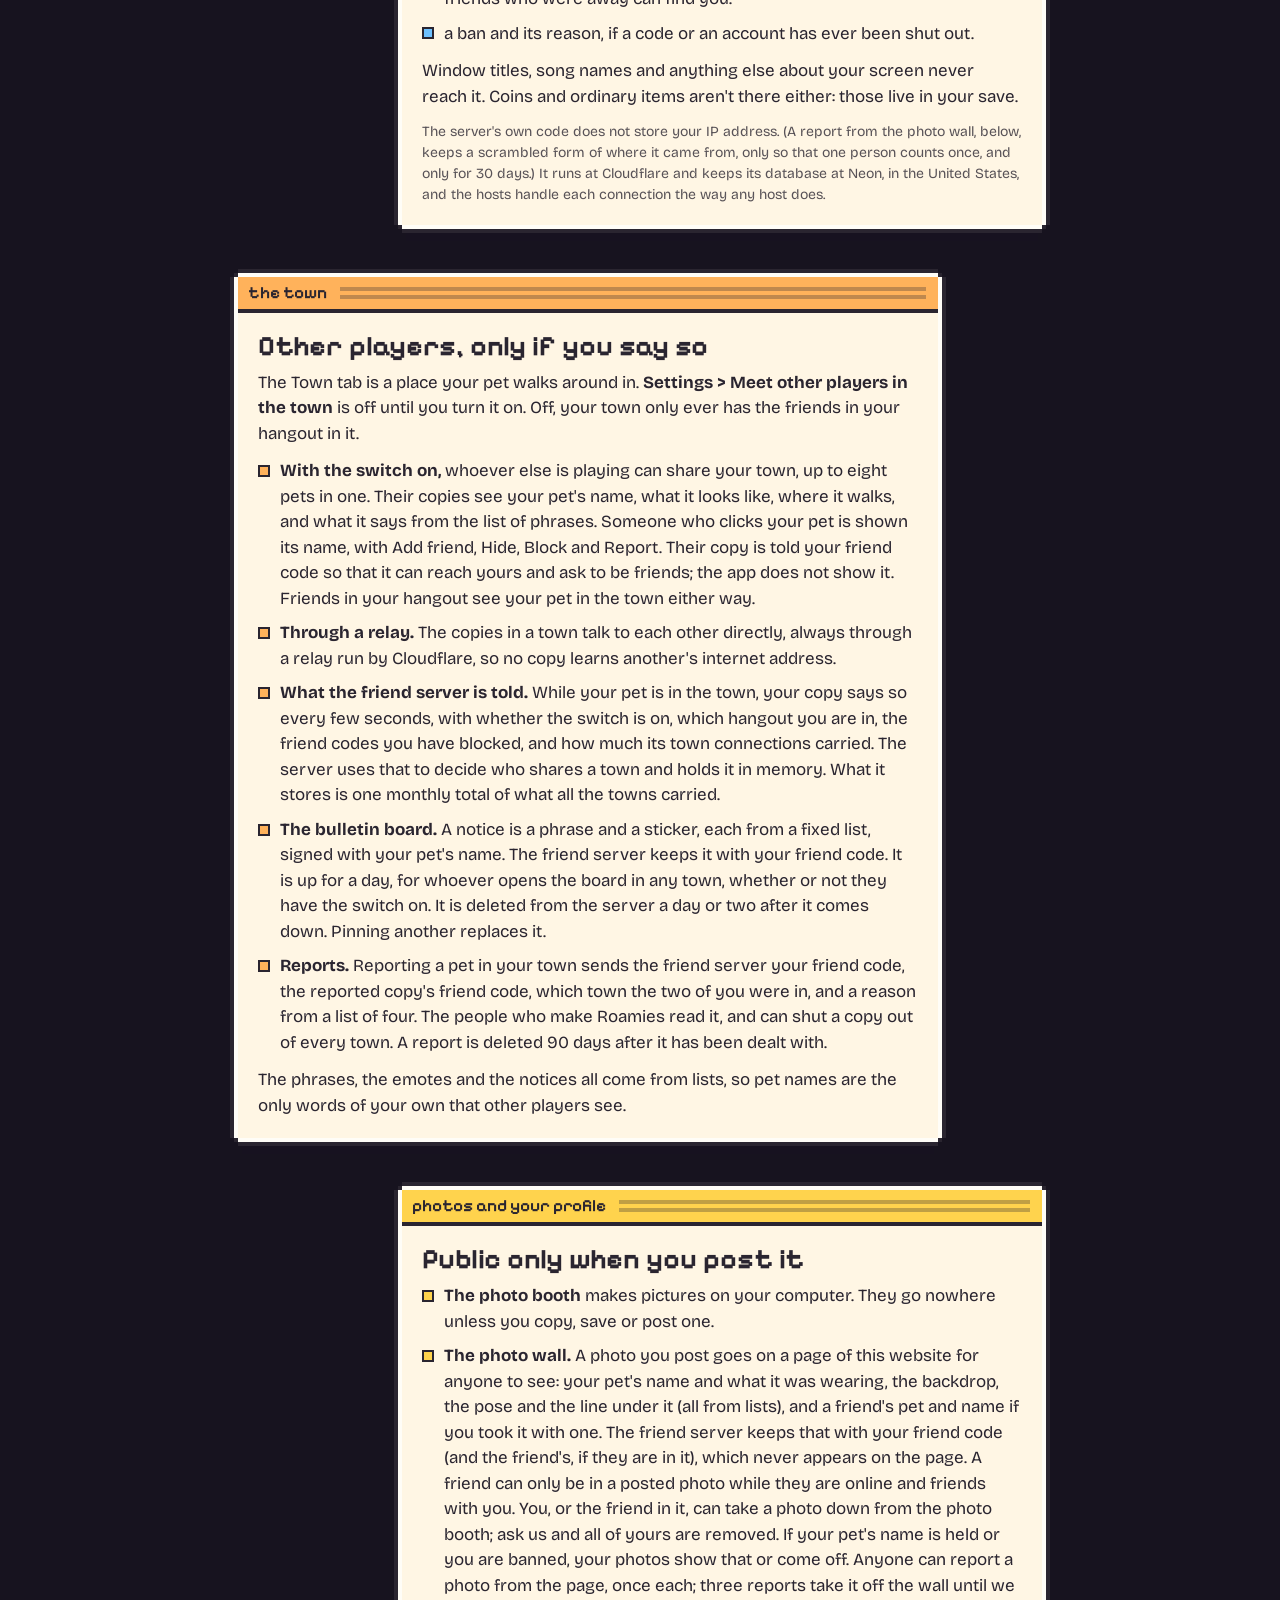
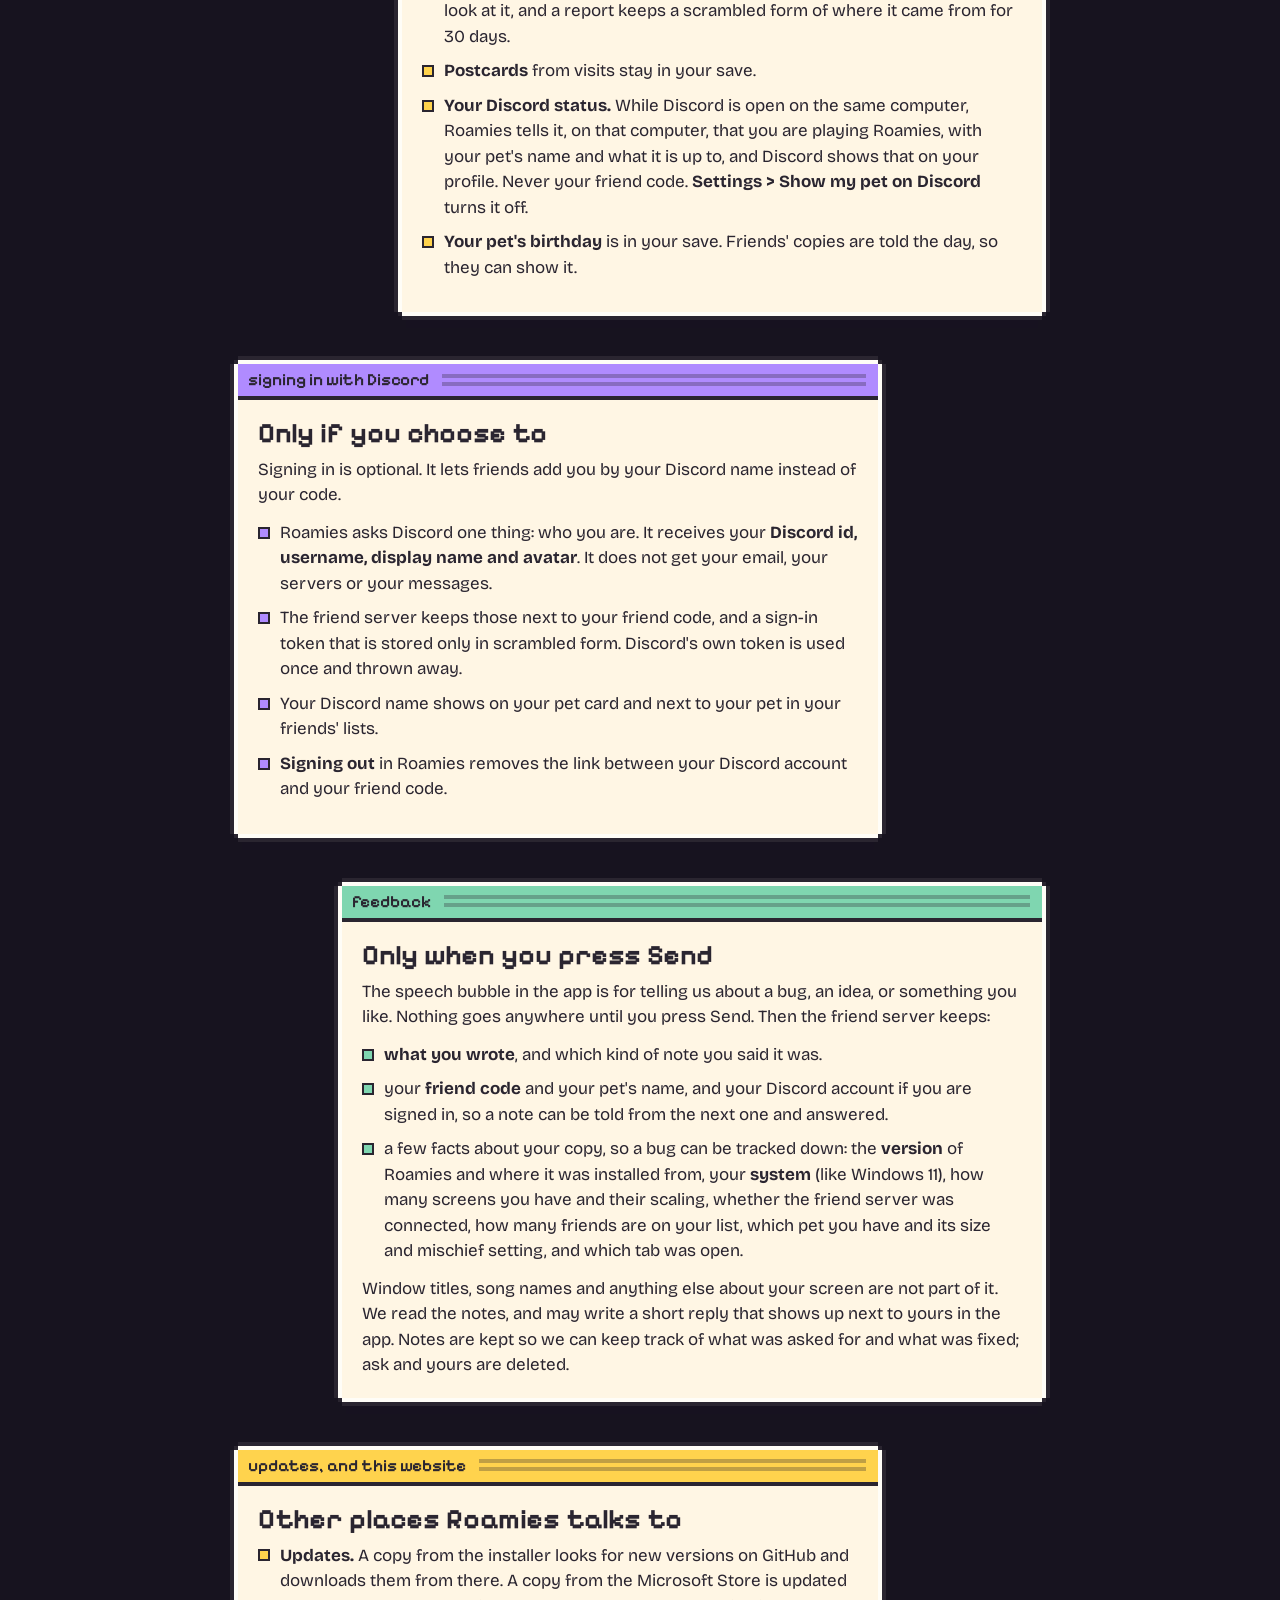
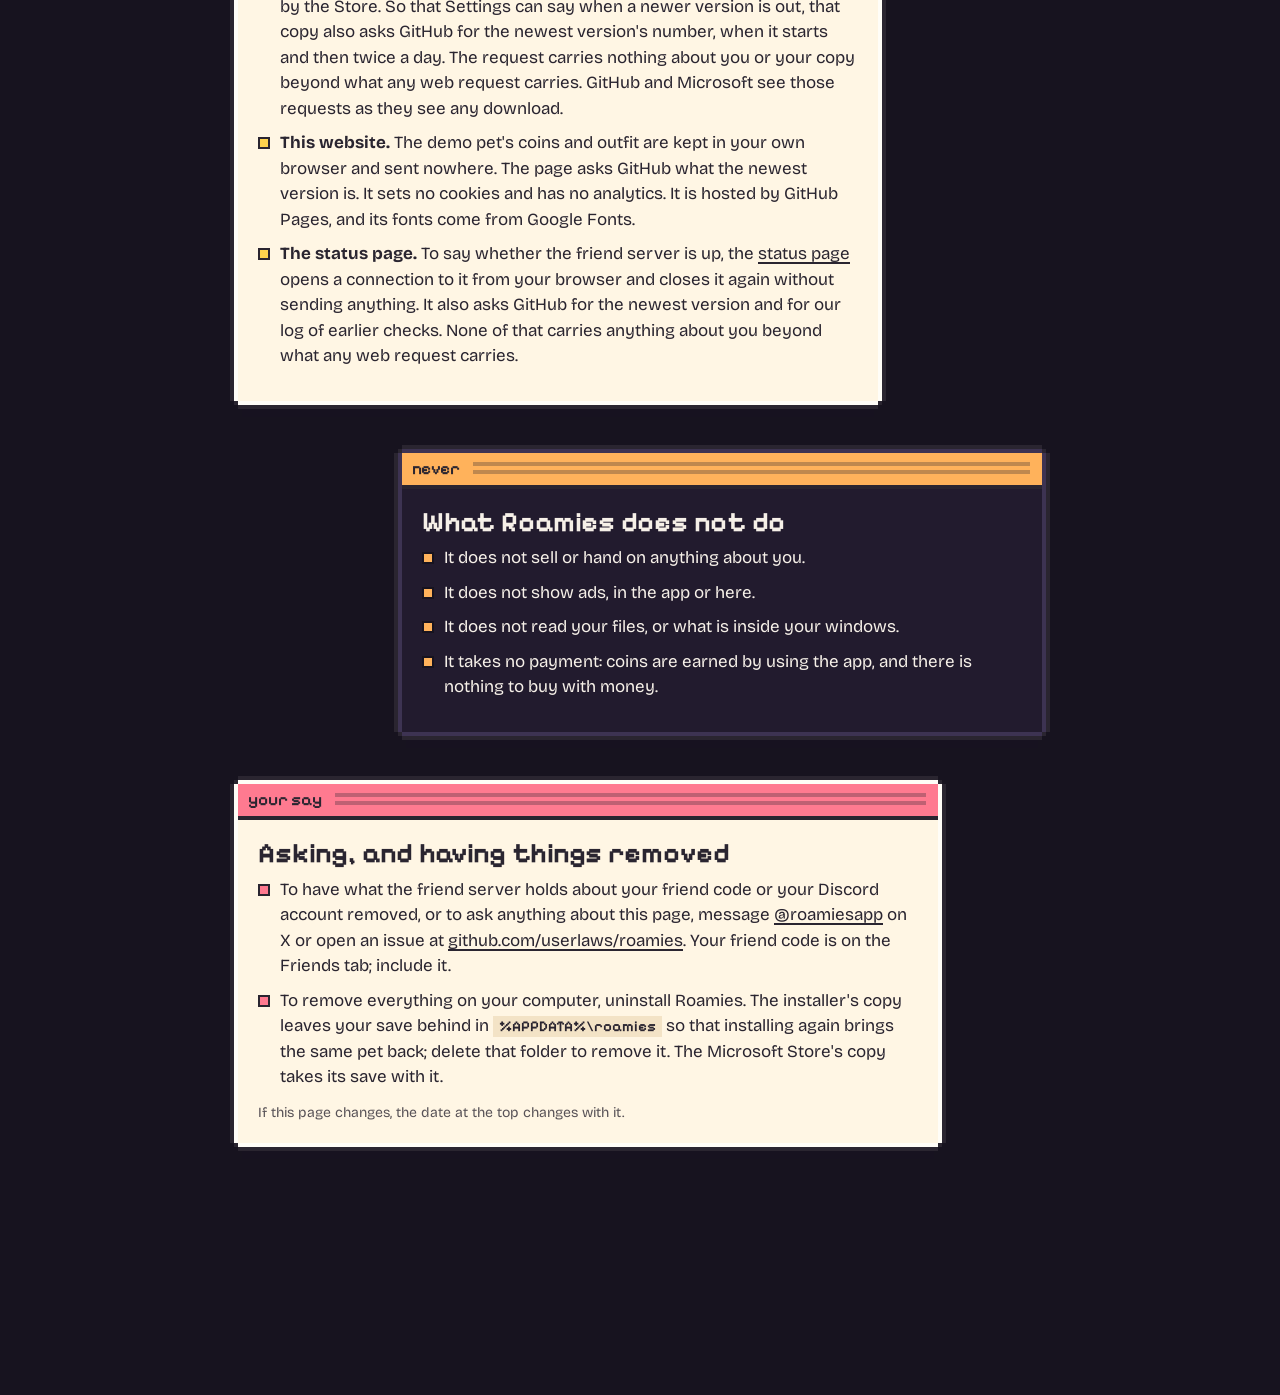
<file: privacy.html>
<!doctype html>
<html lang="en">
<head>
<meta charset="utf-8">
<meta name="viewport" content="width=device-width, initial-scale=1">
<title>Roamies: what it knows about you</title>
<meta name="description" content="What the Roamies desktop pet keeps on your computer, what its friend server holds, and how to have it removed.">
<link rel="canonical" href="https://userlaws.github.io/roamies/privacy.html">
<meta name="theme-color" content="#221b2e">
<link rel="icon" type="image/png" href="favicon.png">
<link rel="preconnect" href="https://fonts.googleapis.com">
<link rel="preconnect" href="https://fonts.gstatic.com" crossorigin>
<link href="https://fonts.googleapis.com/css2?family=Bricolage+Grotesque:opsz,wght@12..96,400..800&family=Pixelify+Sans:wght@400..700&display=swap" rel="stylesheet">
<link rel="stylesheet" href="css/site.css">
<style>
/* The fine print is read after hours: the same desktop, at night, with one stack of windows on it. */
body { background: var(--night); color: var(--moonlit);
  background-image:
    radial-gradient(var(--moonlit) 0 2px, transparent 2px), radial-gradient(#b08bff 0 2px, transparent 2px), radial-gradient(#6ec1ff 0 2px, transparent 2px),
    linear-gradient(#17131f, #221b2e 70%, #2d2440);
  background-size: 388px 332px, 524px 468px, 692px 596px, 100% 100%;
  background-position: 40px 60px, 210px 190px, 420px 30px, 0 0;
  background-attachment: fixed; image-rendering: pixelated; }
.fine-desk { max-width: 860px; margin: 0 auto; padding: 72px 20px 140px; }
.fine-desk h1.sky-type { font-size: clamp(40px, 6.4vw, 84px); }
.fine-desk .caption { margin-bottom: 56px; }
.fine-desk .win { margin-bottom: 52px; max-width: 640px; }
.fine-desk .win:nth-of-type(even) { margin-left: auto; }
.fine-desk .win:nth-of-type(3n) { max-width: 700px; }
.fine-desk .win-bar { cursor: default; }
.fine-desk ul { margin: 0 0 12px; padding: 0; list-style: none; }
.fine-desk li { position: relative; margin: 0 0 9px; padding-left: 22px; }
.fine-desk li::before { content: ""; position: absolute; left: 2px; top: .52em; width: 8px; height: 8px; background: var(--bar); box-shadow: 0 0 0 2px var(--ink); }
.fine-desk .term li::before { box-shadow: 0 0 0 2px var(--night); }
.fine-desk a { color: inherit; text-decoration-thickness: 2px; text-underline-offset: 3px; }
.fine-desk code { padding: 1px 6px 2px; background: var(--paper-2); font: 600 15px/1 var(--f-pixel); }
.fine-desk .term code { background: var(--raised); }
/* the reader: a Roamie in round glasses, sitting on the first title bar as on any other ledge */
.reader { position: absolute; right: 28px; bottom: 100%; width: 96px; height: auto; margin-bottom: 4px; pointer-events: none; }
/* two things on this taskbar, so their names always fit */
.taskbar .tb-apps a span { display: inline; }
.taskbar .tb-apps a { color: var(--moonlit); }
/* on a phone the pet button already goes back, so the other four get the room, each as wide as its name */
@media (max-width: 620px) {
  .taskbar .tb-apps a[href="./"] { display: none; }
  .taskbar .tb-apps { overflow-x: auto; }
  .taskbar .tb-apps a, .taskbar .tb-apps a.tb-out { flex: 1 0 auto; padding: 2px 8px 7px; }
  .taskbar .tb-apps span { font-size: 13px; white-space: nowrap; }
}
@media (max-width: 560px) { .reader { width: 64px; right: 16px; } .fine-desk { padding-top: 48px; } }
</style>
</head>
<body>

<main class="fine-desk">
  <p class="stamp"><span>privacy.txt · last changed 24 November 2026</span></p>
  <h1 class="sky-type">The fine print, in plain words.</h1>
  <p class="caption">Roamies is a pet that lives on your desktop. Most of what it knows stays on your computer. This page says what doesn't, where it goes, and how to have it removed.</p>

  <article class="win" style="--bar: var(--mint)">
    <canvas class="reader" id="reader" width="16" height="23" aria-hidden="true"></canvas>
    <header class="win-bar"><b>stays on your computer</b></header>
    <div class="win-body">
      <h2 class="win-h">Never sent anywhere</h2>
      <ul>
        <li><b>Your save.</b> Coins, wardrobe, streaks, quests, friends list and settings are one file on your computer.</li>
        <li><b>Your open windows.</b> The pet reads their titles and positions so it can walk on them, have its say about the app in front, and keep out of the way of a game. It reads the title bar, not what is inside the window.</li>
        <li><b>How long you've been at the computer.</b> For stretch breaks the pet counts the time while the keyboard or mouse has been touched in the last two minutes, or while something is playing.</li>
        <li><b>What is playing.</b> The name of the song, so the pet can nod along. <b>Settings &gt; React to music</b> turns that off.</li>
      </ul>
      <p>The app has no analytics, no ads and no tracking.</p>
    </div>
  </article>

  <article class="win" style="--bar: var(--sky)">
    <header class="win-bar"><b>the friend server</b></header>
    <div class="win-body">
      <h2 class="win-h">What friends need, and no more</h2>
      <p>While Roamies runs it is connected to the Roamies friend server, so friends can see who is around and pets can visit. The server keeps:</p>
      <ul>
        <li>your <b>friend code</b>, which your copy makes up by itself. It is not your name.</li>
        <li>your <b>pet's name</b> and what it is wearing.</li>
        <li>which <b>version</b> of Roamies you run and where it was installed from (this website or the Microsoft Store), and when your copy first and last connected.</li>
        <li>the friend codes on your friends list, as your copy last said, so gifts and a changed code reach only real friends.</li>
        <li>friend requests, accepts and unfriends on their way to someone who is offline, for up to 30 days.</li>
        <li>gifts Roamies has sent your copy, and whether they arrived.</li>
        <li>gifts between friends: coins or an item, which line from the list went with it, who to and when, and whether it arrived. That is how the daily limits hold.</li>
        <li>if you said who told you about Roamies, their friend code next to yours, and whether the two of you have been sent the Carrier pigeon.</li>
        <li>if you changed your friend code, the old code next to the new one, so friends who were away can find you.</li>
        <li>a ban and its reason, if a code or an account has ever been shut out.</li>
      </ul>
      <p>Window titles, song names and anything else about your screen never reach it. Coins and ordinary items aren't there either: those live in your save.</p>
      <p class="fine">The server's own code does not store your IP address. (A report from the photo wall, below, keeps a scrambled form of where it came from, only so that one person counts once, and only for 30 days.) It runs at Cloudflare and keeps its database at Neon, in the United States, and the hosts handle each connection the way any host does.</p>
    </div>
  </article>

  <article class="win" style="--bar: var(--orange)">
    <header class="win-bar"><b>the town</b></header>
    <div class="win-body">
      <h2 class="win-h">Other players, only if you say so</h2>
      <p>The Town tab is a place your pet walks around in. <b>Settings &gt; Meet other players in the town</b> is off until you turn it on. Off, your town only ever has the friends in your hangout in it.</p>
      <ul>
        <li><b>With the switch on,</b> whoever else is playing can share your town, up to eight pets in one. Their copies see your pet's name, what it looks like, where it walks, and what it says from the list of phrases. Someone who clicks your pet is shown its name, with Add friend, Hide, Block and Report. Their copy is told your friend code so that it can reach yours and ask to be friends; the app does not show it. Friends in your hangout see your pet in the town either way.</li>
        <li><b>Through a relay.</b> The copies in a town talk to each other directly, always through a relay run by Cloudflare, so no copy learns another's internet address.</li>
        <li><b>What the friend server is told.</b> While your pet is in the town, your copy says so every few seconds, with whether the switch is on, which hangout you are in, the friend codes you have blocked, and how much its town connections carried. The server uses that to decide who shares a town and holds it in memory. What it stores is one monthly total of what all the towns carried.</li>
        <li><b>The bulletin board.</b> A notice is a phrase and a sticker, each from a fixed list, signed with your pet's name. The friend server keeps it with your friend code. It is up for a day, for whoever opens the board in any town, whether or not they have the switch on. It is deleted from the server a day or two after it comes down. Pinning another replaces it.</li>
        <li><b>Reports.</b> Reporting a pet in your town sends the friend server your friend code, the reported copy's friend code, which town the two of you were in, and a reason from a list of four. The people who make Roamies read it, and can shut a copy out of every town. A report is deleted 90 days after it has been dealt with.</li>
      </ul>
      <p>The phrases, the emotes and the notices all come from lists, so pet names are the only words of your own that other players see.</p>
    </div>
  </article>

  <article class="win" style="--bar: var(--sun)">
    <header class="win-bar"><b>photos and your profile</b></header>
    <div class="win-body">
      <h2 class="win-h">Public only when you post it</h2>
      <ul>
        <li><b>The photo booth</b> makes pictures on your computer. They go nowhere unless you copy, save or post one.</li>
        <li><b>The photo wall.</b> A photo you post goes on a page of this website for anyone to see: your pet's name and what it was wearing, the backdrop, the pose and the line under it (all from lists), and a friend's pet and name if you took it with one. The friend server keeps that with your friend code (and the friend's, if they are in it), which never appears on the page. A friend can only be in a posted photo while they are online and friends with you. You, or the friend in it, can take a photo down from the photo booth; ask us and all of yours are removed. If your pet's name is held or you are banned, your photos show that or come off. Anyone can report a photo from the page, once each; three reports take it off the wall until we look at it, and a report keeps a scrambled form of where it came from for 30 days.</li>
        <li><b>Postcards</b> from visits stay in your save.</li>
        <li><b>Your Discord status.</b> While Discord is open on the same computer, Roamies tells it, on that computer, that you are playing Roamies, with your pet's name and what it is up to, and Discord shows that on your profile. Never your friend code. <b>Settings &gt; Show my pet on Discord</b> turns it off.</li>
        <li><b>Your pet's birthday</b> is in your save. Friends' copies are told the day, so they can show it.</li>
      </ul>
    </div>
  </article>

  <article class="win" style="--bar: var(--grape)">
    <header class="win-bar"><b>signing in with Discord</b></header>
    <div class="win-body">
      <h2 class="win-h">Only if you choose to</h2>
      <p>Signing in is optional. It lets friends add you by your Discord name instead of your code.</p>
      <ul>
        <li>Roamies asks Discord one thing: who you are. It receives your <b>Discord id, username, display name and avatar</b>. It does not get your email, your servers or your messages.</li>
        <li>The friend server keeps those next to your friend code, and a sign-in token that is stored only in scrambled form. Discord's own token is used once and thrown away.</li>
        <li>Your Discord name shows on your pet card and next to your pet in your friends' lists.</li>
        <li><b>Signing out</b> in Roamies removes the link between your Discord account and your friend code.</li>
      </ul>
    </div>
  </article>

  <article class="win" style="--bar: var(--mint)">
    <header class="win-bar"><b>feedback</b></header>
    <div class="win-body">
      <h2 class="win-h">Only when you press Send</h2>
      <p>The speech bubble in the app is for telling us about a bug, an idea, or something you like. Nothing goes anywhere until you press Send. Then the friend server keeps:</p>
      <ul>
        <li><b>what you wrote</b>, and which kind of note you said it was.</li>
        <li>your <b>friend code</b> and your pet's name, and your Discord account if you are signed in, so a note can be told from the next one and answered.</li>
        <li>a few facts about your copy, so a bug can be tracked down: the <b>version</b> of Roamies and where it was installed from, your <b>system</b> (like Windows 11), how many screens you have and their scaling, whether the friend server was connected, how many friends are on your list, which pet you have and its size and mischief setting, and which tab was open.</li>
      </ul>
      <p>Window titles, song names and anything else about your screen are not part of it. We read the notes, and may write a short reply that shows up next to yours in the app. Notes are kept so we can keep track of what was asked for and what was fixed; ask and yours are deleted.</p>
    </div>
  </article>

  <article class="win" style="--bar: var(--sun)">
    <header class="win-bar"><b>updates, and this website</b></header>
    <div class="win-body">
      <h2 class="win-h">Other places Roamies talks to</h2>
      <ul>
        <li><b>Updates.</b> A copy from the installer looks for new versions on GitHub and downloads them from there. A copy from the Microsoft Store is updated by the Store. So that Settings can say when a newer version is out, that copy also asks GitHub for the newest version's number, when it starts and then twice a day. The request carries nothing about you or your copy beyond what any web request carries. GitHub and Microsoft see those requests as they see any download.</li>
        <li><b>This website.</b> The demo pet's coins and outfit are kept in your own browser and sent nowhere. The page asks GitHub what the newest version is. It sets no cookies and has no analytics. It is hosted by GitHub Pages, and its fonts come from Google Fonts.</li>
        <li><b>The status page.</b> To say whether the friend server is up, the <a href="status.html">status page</a> opens a connection to it from your browser and closes it again without sending anything. It also asks GitHub for the newest version and for our log of earlier checks. None of that carries anything about you beyond what any web request carries.</li>
      </ul>
    </div>
  </article>

  <article class="win term" style="--bar: var(--orange)">
    <header class="win-bar"><b>never</b></header>
    <div class="win-body">
      <h2 class="win-h">What Roamies does not do</h2>
      <ul>
        <li>It does not sell or hand on anything about you.</li>
        <li>It does not show ads, in the app or here.</li>
        <li>It does not read your files, or what is inside your windows.</li>
        <li>It takes no payment: coins are earned by using the app, and there is nothing to buy with money.</li>
      </ul>
    </div>
  </article>

  <article class="win" style="--bar: var(--pink)">
    <header class="win-bar"><b>your say</b></header>
    <div class="win-body">
      <h2 class="win-h">Asking, and having things removed</h2>
      <ul>
        <li>To have what the friend server holds about your friend code or your Discord account removed, or to ask anything about this page, message <a href="https://x.com/roamiesapp">@roamiesapp</a> on X or open an issue at <a href="https://github.com/userlaws/roamies/issues">github.com/userlaws/roamies</a>. Your friend code is on the Friends tab; include it.</li>
        <li>To remove everything on your computer, uninstall Roamies. The installer's copy leaves your save behind in <code>%APPDATA%\roamies</code> so that installing again brings the same pet back; delete that folder to remove it. The Microsoft Store's copy takes its save with it.</li>
      </ul>
      <p class="fine">If this page changes, the date at the top changes with it.</p>
    </div>
  </article>
</main>

<nav class="taskbar" aria-label="Back">
  <a class="tb-start" href="./" aria-label="Roamies, back to the desktop"><canvas id="brandFace" width="16" height="14"></canvas><b>Roamies</b></a>
  <div class="tb-apps"><a href="./"><span>Back to the desktop</span></a><a href="info.html"><span>Info</span></a><a href="changelog.html"><span>What's new</span></a><a href="status.html"><span>Status</span></a><a class="on" href="privacy.html"><span>privacy.txt</span></a></div>
</nav>

<script src="js/sprites.js"></script>
<script>
// The pet from the app's own sprite sheet: reading, in round glasses, on the first window; and its face on the taskbar.
(() => {
  const pet = sprite({ char: 'cat', skin: 'classic', hat: '', face: 'glasses' }, 'base');
  const reader = document.getElementById('reader');
  reader.width = pet.width; reader.height = pet.height;
  reader.getContext('2d').drawImage(pet, 0, 0);
  const face = document.getElementById('brandFace'), plain = sprite({ char: 'cat', skin: 'classic', hat: '', face: '' }, 'base');
  face.getContext('2d').drawImage(plain, 0, plain.height - 14, 16, 14, 0, 0, 16, 14);
})();
</script>
</body>
</html>
</file>
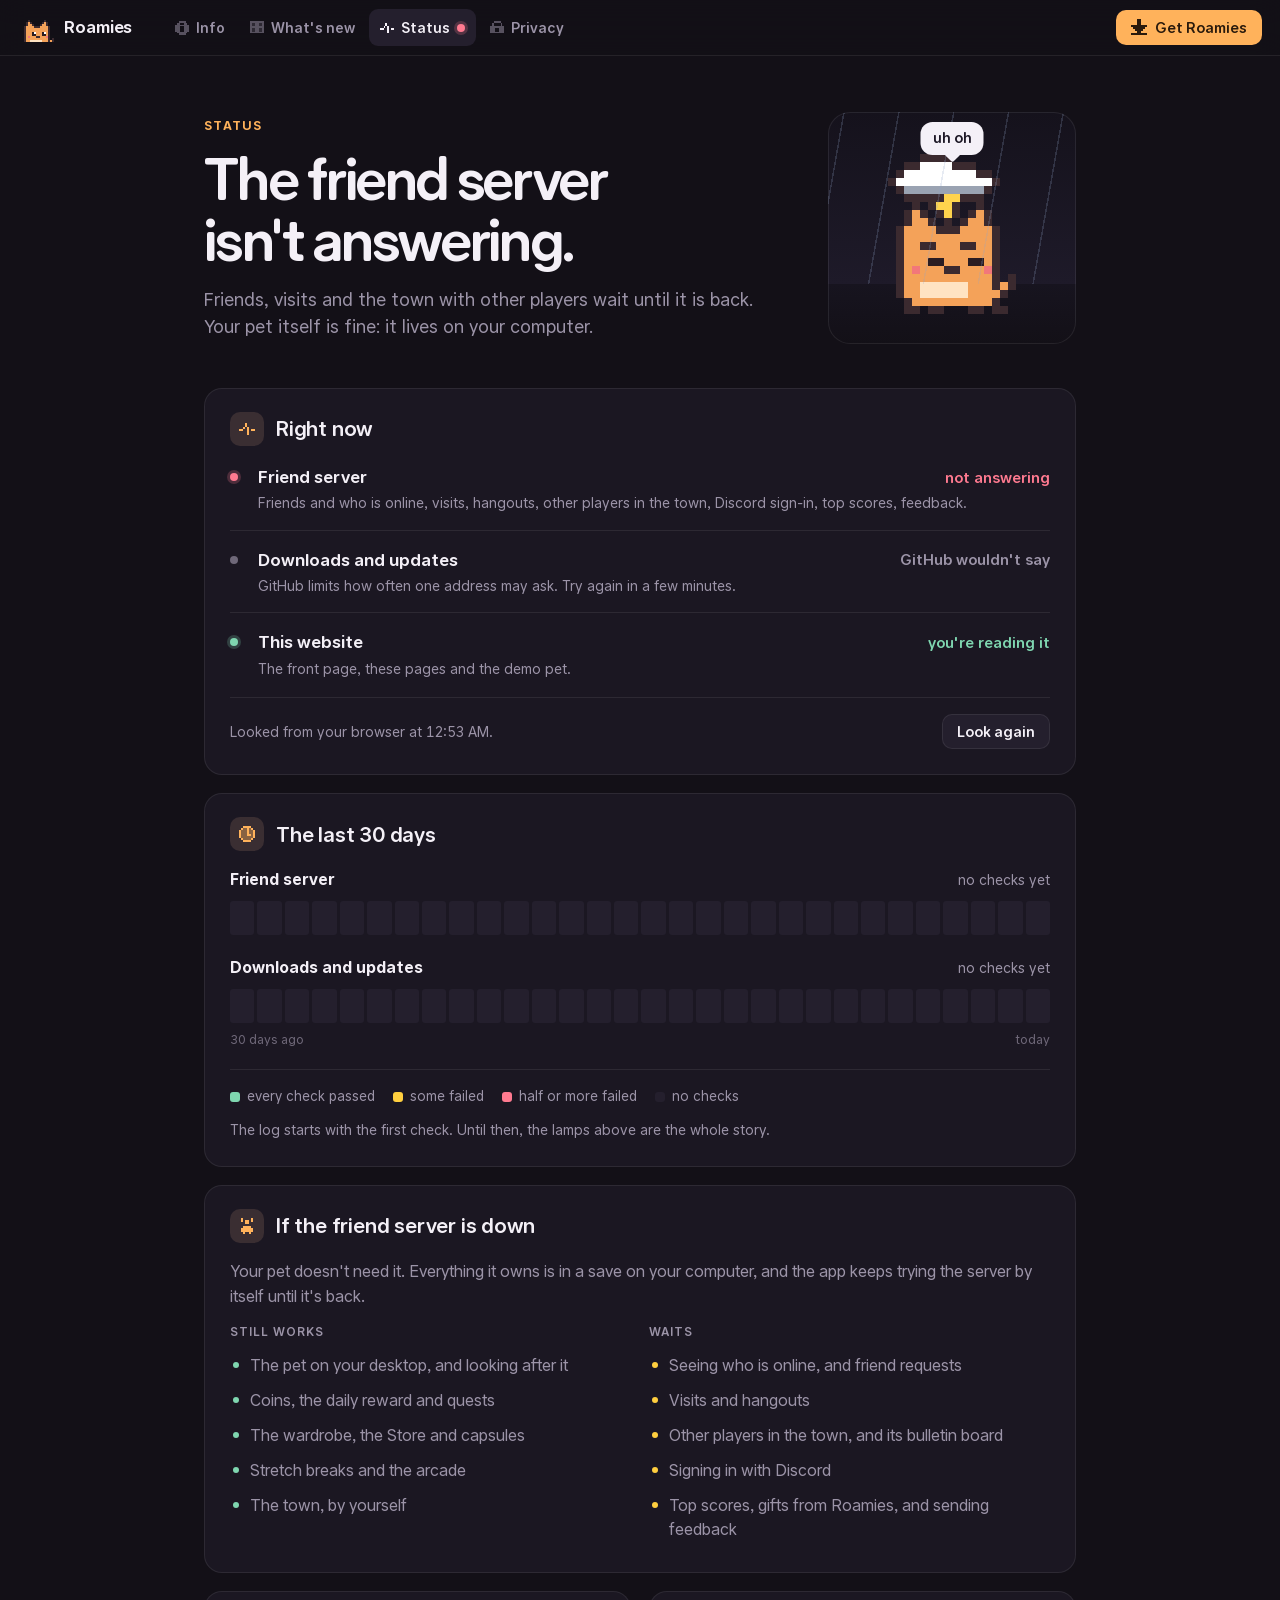
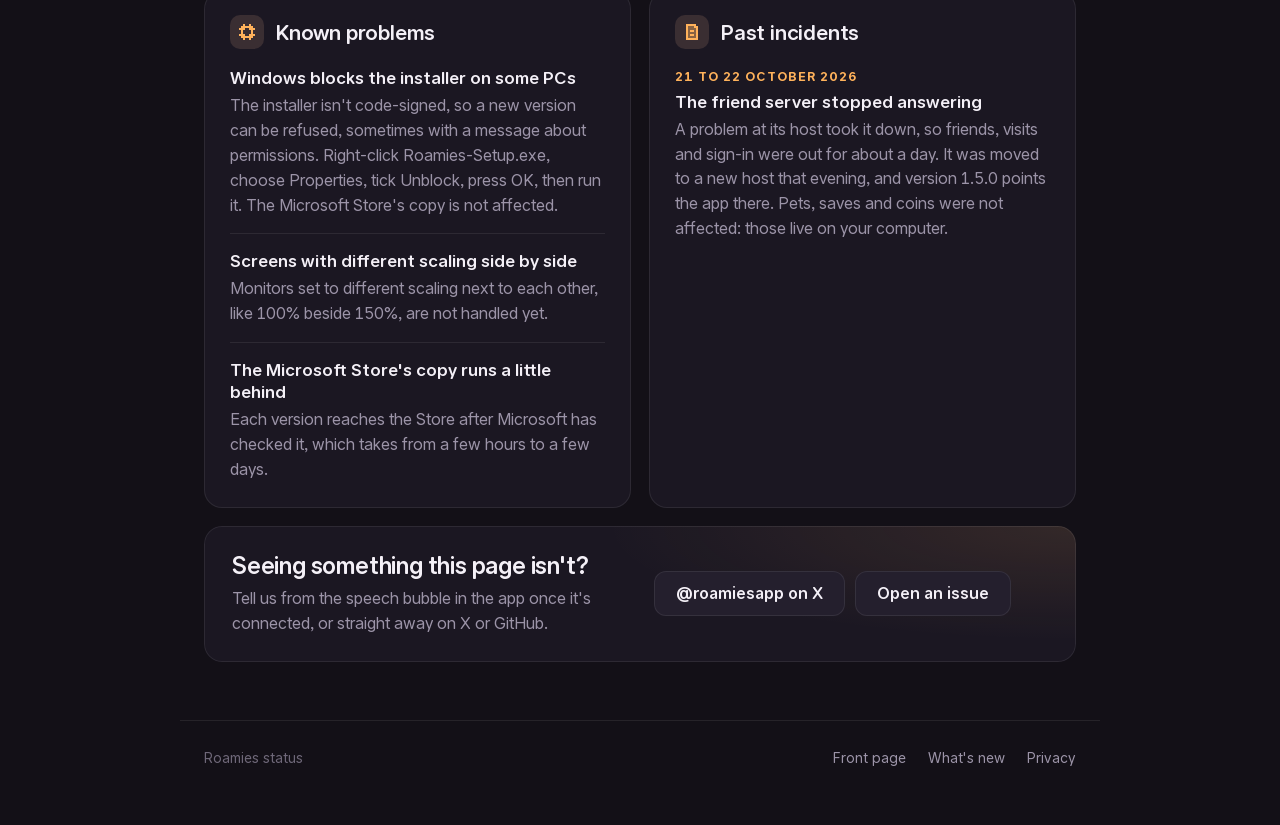
<file: status.html>
<!doctype html>
<html lang="en">
<head>
<meta charset="utf-8">
<meta name="viewport" content="width=device-width, initial-scale=1">
<title>Roamies status</title>
<meta name="description" content="Whether the Roamies friend server and downloads are up right now, the last thirty days, and anything we know is wrong.">
<meta property="og:title" content="Roamies status">
<meta property="og:description" content="Whether the friend server and downloads are up right now, and the last thirty days.">
<meta property="og:type" content="website">
<meta property="og:site_name" content="Roamies">
<meta property="og:url" content="https://userlaws.github.io/roamies/status.html">
<meta property="og:image" content="https://userlaws.github.io/roamies/preview.png">
<meta name="twitter:card" content="summary_large_image">
<meta name="twitter:site" content="@roamiesapp">
<link rel="canonical" href="https://userlaws.github.io/roamies/status.html">
<meta name="theme-color" content="#131017">
<link rel="icon" type="image/png" href="favicon.png">
<link rel="preload" href="fonts/Allo.woff2" as="font" type="font/woff2" crossorigin>
<link rel="stylesheet" href="css/pages.css">
</head>
<body data-no-latest="1">

<header class="top">
  <a class="brand" href="./" aria-label="Roamies, to the front page"><canvas id="brandFace" width="16" height="14"></canvas><span>Roamies</span></a>
  <nav class="tabs" aria-label="Pages">
    <a href="info.html"><canvas data-ico="info"></canvas>Info</a>
    <a href="changelog.html"><canvas data-ico="box"></canvas>What's new</a>
    <a class="on" href="status.html" aria-current="page"><canvas data-ico="pulse"></canvas>Status<i class="lamp wait" id="tabLamp"></i></a>
    <a href="privacy.html"><canvas data-ico="lock"></canvas>Privacy</a>
  </nav>
  <div class="top-end"><a class="btn" href="https://github.com/userlaws/roamies/releases/latest/download/Roamies-Setup.exe"><canvas data-ico="down"></canvas><span>Get Roamies</span></a></div>
</header>

<main class="wrap">
  <section class="hero">
    <div aria-live="polite">
      <p class="kick">Status</p>
      <h1 id="headline">Having a look…</h1>
      <p class="lede" id="lede">Asking the friend server and the downloads how they are.</p>
    </div>
    <div class="stage fair" id="stage" aria-hidden="true">
      <p class="says" id="says"></p>
      <canvas class="pet" id="pet" data-pet="cat" data-pose="base" width="16" height="23"></canvas>
    </div>
  </section>

  <noscript><p class="noscript">This page looks at the friend server from your browser, which needs JavaScript. Without it: if friends and visits don't work in the app while everything else does, the friend server is likely down, and your pet is fine.</p></noscript>

  <aside class="notice" id="notice" hidden></aside>

  <section class="card" id="now">
    <header><span class="gi"><canvas data-ico="pulse"></canvas></span><h2>Right now</h2></header>
    <ul class="checks">
      <li id="rowRelay" class="wait"><i class="lamp wait"></i><b>Friend server</b><em>looking…</em><small>Friends and who is online, visits, hangouts, other players in the town, Discord sign-in, top scores, feedback.</small></li>
      <li id="rowGet" class="wait"><i class="lamp wait"></i><b>Downloads and updates</b><em>looking…</em><small>The installer and the app's own updates.</small></li>
      <li id="rowSite" class="ok"><i class="lamp ok"></i><b>This website</b><em>you're reading it</em><small>The front page, these pages and the demo pet.</small></li>
    </ul>
    <div class="checked"><span id="checkedAt">Looking from your browser.</span><button class="btn ghost" id="again" type="button" disabled>Look again</button></div>
  </section>

  <section class="card" id="history">
    <header><span class="gi"><canvas data-ico="clock"></canvas></span><h2>The last 30 days</h2></header>
    <div class="days-row">
      <div class="days-head"><b>Friend server</b><span id="pctRelay">…</span></div>
      <div class="days" id="daysRelay" role="img" aria-label="Friend server, day by day"></div>
    </div>
    <div class="days-row">
      <div class="days-head"><b>Downloads and updates</b><span id="pctGet">…</span></div>
      <div class="days" id="daysGet" role="img" aria-label="Downloads, day by day"></div>
      <div class="days-foot"><span>30 days ago</span><span>today</span></div>
    </div>
    <ul class="key">
      <li><i class="ok"></i>every check passed</li><li><i class="some"></i>some failed</li><li><i class="bad"></i>half or more failed</li><li><i></i>no checks</li>
    </ul>
    <p class="muted small" id="logNote" style="margin-top: 12px"></p>
  </section>

  <section class="card" id="without">
    <header><span class="gi"><canvas data-ico="paw"></canvas></span><h2>If the friend server is down</h2></header>
    <p class="muted" style="margin-bottom: 18px">Your pet doesn't need it. Everything it owns is in a save on your computer, and the app keeps trying the server by itself until it's back.</p>
    <div class="two" style="margin-bottom: 0">
      <div>
        <h3>Still works</h3>
        <ul class="dots">
          <li>The pet on your desktop, and looking after it</li>
          <li>Coins, the daily reward and quests</li>
          <li>The wardrobe, the Store and capsules</li>
          <li>Stretch breaks and the arcade</li>
          <li>The town, by yourself</li>
        </ul>
      </div>
      <div>
        <h3>Waits</h3>
        <ul class="dots waits">
          <li>Seeing who is online, and friend requests</li>
          <li>Visits and hangouts</li>
          <li>Other players in the town, and its bulletin board</li>
          <li>Signing in with Discord</li>
          <li>Top scores, gifts from Roamies, and sending feedback</li>
        </ul>
      </div>
    </div>
  </section>

  <div class="two">
    <section class="card" id="knownCard">
      <header><span class="gi"><canvas data-ico="gear"></canvas></span><h2>Known problems</h2></header>
      <ul class="entries" id="known"><li class="empty">…</li></ul>
    </section>
    <section class="card" id="past">
      <header><span class="gi"><canvas data-ico="doc"></canvas></span><h2>Past incidents</h2></header>
      <ul class="entries" id="incidents"><li class="empty">…</li></ul>
    </section>
  </div>

  <section class="card get">
    <div>
      <h2>Seeing something this page isn't?</h2>
      <p>Tell us from the speech bubble in the app once it's connected, or straight away on X or GitHub.</p>
    </div>
    <div class="btn-row">
      <a class="btn big ghost" href="https://x.com/roamiesapp">@roamiesapp on X</a>
      <a class="btn big ghost" href="https://github.com/userlaws/roamies/issues">Open an issue</a>
    </div>
  </section>
</main>

<footer class="foot">
  <span>Roamies status</span>
  <a href="./">Front page</a><a href="changelog.html">What's new</a><a href="privacy.html">Privacy</a>
</footer>

<script src="js/sprites.js"></script>
<script src="js/pages.js"></script>
<script src="js/status.js"></script>
</body>
</html>
</file>
<file: css/site.css>
/* Roamies website. The page is a desktop: a pixel sky for wallpaper, windows for content, a taskbar for nav.
   Everything hard-edged is built on a 4px grid (--px) so it lines up with the pet's 4px sprite pixels. */
:root {
  --ink: #2a2530; --cream: #fffdf7; --paper: #fff6e4; --paper-2: #f3e3c6;
  --orange: #ffb25b; --orange-d: #c97a2b; --pink: #ff7a90; --mint: #7fd6b0; --sky: #6ec1ff; --sun: #ffd34d; --grape: #b08bff;
  --night: #17131f; --panel: #221b2e; --raised: #2d2440; --line: #3d3352; --muted: #a79fb4; --moonlit: #f6f0e8;
  --common: #9aa3b2; --rare: #5aa9ff; --epic: #b47bff; --legendary: #ffcf3f; --good: #7fd6b0;
  --px: 4px; --bar-h: 60px;
  --f-pixel: "Pixelify Sans", ui-monospace, "Cascadia Mono", Consolas, monospace;
  --f-body: "Bricolage Grotesque", system-ui, "Segoe UI", sans-serif;
  /* a one-step pixel outline, for small things */
  --edge-1: 0 calc(var(--px) * -1) 0 0 var(--ink), 0 var(--px) 0 0 var(--ink), calc(var(--px) * -1) 0 0 0 var(--ink), var(--px) 0 0 0 var(--ink);
}
* { box-sizing: border-box; }
html { scroll-behavior: smooth; scroll-padding-top: 48px; -webkit-text-size-adjust: 100%; }
body { margin: 0; padding-bottom: var(--bar-h); background: #79c3f2; color: var(--ink); font: 400 17px/1.5 var(--f-body); overflow-x: hidden; }
/* Pixelify Sans joins "fi" into one glyph that reads as an A ("Arst", "Ash!!"), so no common ligatures anywhere. */
body, button, input { font-variant-ligatures: no-common-ligatures; }
canvas { image-rendering: pixelated; }
[hidden] { display: none !important; }
button, input { font: inherit; color: inherit; }
button { cursor: pointer; }
p { margin: 0 0 12px; }
p:last-child { margin-bottom: 0; }
::selection { background: var(--orange); color: var(--ink); }
:focus-visible { outline: 3px solid var(--orange); outline-offset: 3px; }
.muted { color: var(--muted); }
.fine { font-size: 14px; opacity: .78; }
.noscript { position: fixed; left: 12px; bottom: calc(var(--bar-h) + 12px); margin: 0; padding: 8px 12px; background: var(--cream); box-shadow: var(--edge-1); z-index: 700; }

#sky { position: fixed; inset: 0; width: 100%; height: 100%; z-index: -1; }
#desk { position: relative; z-index: 1; overflow-x: clip; }

/* ---------- type that sits straight on the sky ---------- */
.sky-type { --o: 4px; margin: 0; color: var(--cream); font-family: var(--f-pixel); font-weight: 700; text-wrap: balance;
  text-shadow: var(--o) 0 var(--ink), calc(var(--o) * -1) 0 var(--ink), 0 var(--o) var(--ink), 0 calc(var(--o) * -1) var(--ink),
    var(--o) var(--o) var(--ink), calc(var(--o) * -1) var(--o) var(--ink), var(--o) calc(var(--o) * -1) var(--ink), calc(var(--o) * -1) calc(var(--o) * -1) var(--ink),
    0 calc(var(--o) * 2) var(--ink), var(--o) calc(var(--o) * 2) var(--ink), calc(var(--o) * -1) calc(var(--o) * 2) var(--ink),
    0 calc(var(--o) * 4) rgba(26, 16, 36, .2); }
h1.sky-type { --o: clamp(3px, .4vw, 6px); font-size: clamp(46px, 7.2vw, 108px); line-height: .92; letter-spacing: -.01em; }
h2.sky-type { --o: clamp(3px, .28vw, 4px); font-size: clamp(34px, 4.7vw, 68px); line-height: .98; }
h2.sky-type.huge { --o: clamp(3px, .4vw, 6px); font-size: clamp(44px, 7.6vw, 116px); line-height: .92; }

/* a line of body copy on the sky gets a dialogue box, so it reads at any hour */
.caption { display: inline-block; max-width: 620px; margin: 26px var(--px) 0; padding: 12px 16px 13px; background: var(--ink); color: var(--moonlit); font-size: 18px; line-height: 1.45; text-align: left;
  box-shadow: 0 calc(var(--px) * -1) 0 0 var(--ink), 0 var(--px) 0 0 var(--ink), calc(var(--px) * -1) 0 0 0 var(--ink), var(--px) 0 0 0 var(--ink), 0 calc(var(--px) * 3) 0 0 rgba(26, 16, 36, .2); }
.caption.center { display: block; width: fit-content; margin-inline: auto; text-align: center; }

.stamp { display: inline-flex; align-items: center; gap: 8px; margin: 0 var(--px) 22px; padding: 5px 12px 6px 9px; background: var(--cream); color: var(--ink); font: 600 17px/1 var(--f-pixel); box-shadow: var(--edge-1); }
.ico { width: 16px; height: 16px; flex: none; }

/* ---------- buttons ---------- */
.btn { --b: var(--orange); --d: var(--orange-d); position: relative; display: inline-flex; align-items: center; justify-content: center; gap: 10px; margin: var(--px) var(--px) calc(var(--px) * 2); padding: 9px 16px 11px;
  border: 0; background: var(--b); color: var(--ink); font: 700 18px/1.1 var(--f-pixel); text-decoration: none; white-space: nowrap; -webkit-tap-highlight-color: transparent;
  box-shadow: var(--edge-1), 0 calc(var(--px) * 2) 0 0 var(--ink), inset 0 calc(var(--px) * -1) 0 0 var(--d), inset 0 var(--px) 0 0 #ffffff55;
  transition: transform .07s, filter .12s; }
.btn:hover { filter: brightness(1.07); transform: translateY(-2px); }
.btn:active { transform: translateY(var(--px)); box-shadow: var(--edge-1), inset 0 var(--px) 0 0 var(--d); filter: none; }
.btn.ghost { --b: var(--cream); --d: #d9cdb8; }
.btn.small { padding: 6px 11px 8px; font-size: 16px; }
.btn.big { padding: 13px 22px 15px; font-size: 22px; }
.btn.huge { padding: 20px 34px 22px; font-size: clamp(22px, 3vw, 34px); gap: 16px; }
.btn.huge .ico { width: 32px; height: 32px; }
.btn.big .ico { width: 24px; height: 24px; }
.btn:disabled { --b: #cfc7d6; --d: #a79fb4; color: #5c5466; cursor: default; filter: none; transform: none; }
/* not out yet: a construction barrier with a sign on it */
.btn.waiting { padding: 14px; background: repeating-linear-gradient(90deg, var(--sun) 0 20px, var(--ink) 20px 40px); cursor: help;
  box-shadow: var(--edge-1), 0 calc(var(--px) * 2) 0 0 var(--ink); }
.btn.waiting:hover { filter: none; }
.btn.waiting .ico { display: none; }
.btn.waiting span { padding: 12px 22px 14px; background: var(--cream); box-shadow: var(--edge-1); }
.app .btn.ghost, .veil .btn.ghost { --b: var(--raised); --d: #1c1628; color: var(--moonlit); box-shadow: var(--edge-1), 0 calc(var(--px) * 2) 0 0 var(--ink), inset 0 calc(var(--px) * -1) 0 0 var(--d), inset 0 var(--px) 0 0 #ffffff14; }
.app .btn.ghost:active, .veil .btn.ghost:active { box-shadow: var(--edge-1), inset 0 var(--px) 0 0 var(--d); }
.btn.ready { animation: ready 1.1s steps(2, jump-none) infinite; }
@keyframes ready { 50% { filter: brightness(1.16); } }
.cta-row { display: flex; flex-wrap: wrap; gap: 14px; margin-top: 30px; }
.cta-row.center { justify-content: center; }
.row-btns { display: flex; flex-wrap: wrap; gap: 10px; }
.row-btns.center { justify-content: center; }
.linkish { padding: 0; border: 0; background: none; color: inherit; font: inherit; text-decoration: underline; text-decoration-thickness: 2px; text-underline-offset: 3px; }
.linkish:hover { color: var(--orange); }

/* ---------- windows ----------
   A two-step pixel corner made of box-shadows: a cream bezel, then the ink outline.
   The pet stands on the outline, 8px above the element's own top edge. */
.win { --bar: var(--orange); --bezel: var(--cream); position: relative; margin: calc(var(--px) * 2); background: var(--paper); color: var(--ink);
  transform: translate(var(--dx, 0px), var(--dy, 0px));
  box-shadow:
    0 calc(var(--px) * -1) 0 0 var(--bezel), 0 var(--px) 0 0 var(--bezel), calc(var(--px) * -1) 0 0 0 var(--bezel), var(--px) 0 0 0 var(--bezel),
    0 0 0 var(--px) var(--ink),
    0 calc(var(--px) * -2) 0 0 var(--ink), 0 calc(var(--px) * 2) 0 0 var(--ink), calc(var(--px) * -2) 0 0 0 var(--ink), calc(var(--px) * 2) 0 0 0 var(--ink),
    0 calc(var(--px) * 5) 0 calc(var(--px) * -1) rgba(26, 16, 36, .22); }
.win.dragging { z-index: 50; box-shadow:
    0 calc(var(--px) * -1) 0 0 var(--bezel), 0 var(--px) 0 0 var(--bezel), calc(var(--px) * -1) 0 0 0 var(--bezel), var(--px) 0 0 0 var(--bezel),
    0 0 0 var(--px) var(--ink),
    0 calc(var(--px) * -2) 0 0 var(--ink), 0 calc(var(--px) * 2) 0 0 var(--ink), calc(var(--px) * -2) 0 0 0 var(--ink), calc(var(--px) * 2) 0 0 0 var(--ink),
    0 calc(var(--px) * 9) 0 calc(var(--px) * -2) rgba(26, 16, 36, .22); }
/* windows open as they come on screen, the way a desktop fills up */
.js .win:not(.open) { opacity: 0; }
.win.open { animation: win-open .26s steps(5) backwards; }
@keyframes win-open { from { opacity: 0; scale: .9; translate: 0 14px; } }
.win-bar { display: flex; align-items: center; gap: 9px; height: 36px; padding: 0 12px 1px 10px; background: var(--bar); border-bottom: var(--px) solid var(--ink); color: var(--ink);
  font: 600 17px/1 var(--f-pixel); cursor: grab; user-select: none; touch-action: none; }
.win.dragging .win-bar { cursor: grabbing; }
.win-bar b { font-weight: 600; white-space: nowrap; overflow: hidden; text-overflow: ellipsis; }
/* grip lines, the bit you grab */
.win-bar::after { content: ""; flex: 1; min-width: 24px; height: 12px; margin-left: 4px; opacity: .3;
  background: repeating-linear-gradient(var(--ink) 0 var(--px), transparent var(--px) calc(var(--px) * 2)); background-size: 100% calc(var(--px) * 2); }
.win-body { padding: 18px 20px 20px; }
.win-h { margin: 0 0 8px; font: 700 23px/1.1 var(--f-pixel); }
h2.win-h { font-size: 28px; }
.win.app { --bezel: var(--line); background: var(--night); color: var(--moonlit); }
.win.term { --bezel: var(--line); background: var(--panel); color: var(--moonlit); }
.label { margin: 20px 0 10px; font: 600 14px/1 var(--f-pixel); letter-spacing: 1.5px; text-transform: uppercase; color: var(--muted); }
.label:first-child { margin-top: 0; }
.win:not(.app):not(.term) .label { color: #8a7a66; }

.readout { margin: 0; font: 500 18px/1.25 var(--f-pixel); }
.readout div { display: grid; grid-template-columns: 64px 1fr; gap: 12px; padding: 5px 0; }
.readout dt { color: var(--muted); }
.readout dd { margin: 0; color: var(--mint); }
.readout.tall div { padding: 8px 0; border-bottom: 2px dashed var(--line); }
.readout.tall div:last-child { border-bottom: 0; }
.readout.tall dd { color: var(--moonlit); font: 400 16px/1.4 var(--f-body); }

.plain { margin: 0; padding: 0; list-style: none; }
.plain li { position: relative; padding: 7px 0 7px 22px; border-bottom: 2px dashed #e3d2b3; }
.plain li:last-child { border-bottom: 0; padding-bottom: 0; }
.plain li::before { content: ""; position: absolute; left: 2px; top: 15px; width: 8px; height: 8px; background: var(--bar); box-shadow: 0 0 0 2px var(--ink); }

/* ---------- scenes ---------- */
.scene { position: relative; max-width: 1340px; margin: 0 auto; padding: clamp(90px, 17vh, 200px) clamp(18px, 4.5vw, 60px) 0; }
.scene-head { max-width: 800px; }
.scene-head.right { margin-left: auto; text-align: right; }
.scene-head.narrow { max-width: 660px; }
.scatter { display: grid; grid-template-columns: repeat(12, minmax(0, 1fr)); gap: 92px 28px; align-items: start; margin-top: 60px; }

.hero { display: grid; grid-template-columns: minmax(0, 1.2fr) minmax(0, .8fr); gap: 20px 56px; align-items: center; min-height: calc(100svh - var(--bar-h)); padding-top: 7vh; padding-bottom: 120px; }
.hero-copy .caption { max-width: 560px; }
.hero-wins { display: grid; gap: 92px; padding-top: 30px; }
.w-readme { z-index: 2; }
.w-status { width: min(100% - 16px, 330px); margin-left: auto; margin-right: 40px; }
.todo { margin: 14px 0; padding: 0; list-style: none; font: 500 18px/1.2 var(--f-pixel); }
.todo li { display: flex; align-items: center; gap: 12px; padding: 6px 0; transition: opacity .2s; }
.todo i { position: relative; flex: none; width: 16px; height: 16px; margin: 0 4px; background: var(--cream); box-shadow: var(--edge-1); }
.todo li.done { opacity: .62; text-decoration: line-through; text-decoration-thickness: 2px; }
.todo li.done i { background: var(--mint); }
.todo li.done i::after { content: ""; position: absolute; left: 2px; top: 8px; width: 4px; height: 4px; background: var(--ink); box-shadow: 4px 4px 0 var(--ink), 8px 0 0 var(--ink), 12px -4px 0 var(--ink), 12px -8px 0 var(--ink); }
.todo li.pop i { animation: tick .3s steps(3); }
@keyframes tick { 50% { transform: scale(1.5); } }

.roam-grid .w-a { grid-column: 1 / span 4; margin-top: 170px; }
.roam-grid .w-b { grid-column: 5 / span 4; margin-top: 70px; }
.roam-grid .w-c { grid-column: 9 / span 4; margin-top: -120px; }
.roam-grid .w-d { grid-column: 2 / span 7; }
.roam-grid .w-e { grid-column: 9 / span 4; margin-top: 60px; }
.split { display: flex; gap: 24px; align-items: center; }
.mons { position: relative; flex: none; width: 204px; height: 128px; }
.mon { position: absolute; border: var(--px) solid var(--ink); background: linear-gradient(#8fd3ff 0 62%, #b9e6ff 62% 84%, #2d2440 84%); }
.mon.m1 { left: 0; bottom: 0; width: 100px; height: 64px; }
.mon.m2 { left: 104px; bottom: 0; width: 100px; height: 64px; }
.mon.m3 { left: 104px; bottom: 68px; width: 100px; height: 60px; background: linear-gradient(#ffc98a 0 62%, #ffe2b8 62% 84%, #2d2440 84%); }
.mon-pet { position: absolute; left: 0; bottom: 9px; width: 32px; height: 46px; animation: mon-walk 10s linear infinite; }
@keyframes mon-walk {
  0% { left: 6px; bottom: 9px; transform: scaleX(-1); }
  38% { left: 160px; bottom: 9px; transform: scaleX(-1); }
  41% { left: 150px; bottom: 100px; transform: scaleX(1); }
  44% { left: 140px; bottom: 77px; transform: scaleX(1); }
  62% { left: 112px; bottom: 77px; transform: scaleX(1); }
  66% { left: 84px; bottom: 96px; transform: scaleX(1); }
  70% { left: 60px; bottom: 9px; transform: scaleX(1); }
  100% { left: 6px; bottom: 9px; transform: scaleX(1); }
}

.play-grid .w-a { grid-column: 1 / span 5; }
.play-grid .w-b { grid-column: 6 / span 3; margin-top: 110px; }
.play-grid .w-c { grid-column: 9 / span 4; margin-top: 10px; }
.play-grid .w-d { grid-column: 6 / span 6; margin-top: -20px; }
.play-grid .w-e { grid-column: 1 / span 5; margin-top: -40px; }
/* the arcade's switch, and the top-score chip that sits next to it in the app */
.arcade-switch { display: flex; flex-wrap: wrap; align-items: center; gap: 8px; margin-bottom: 16px; }
.arcade-switch span { padding: 5px 12px 7px; background: var(--night); border: 2px solid var(--line); color: var(--muted); font: 600 16px/1 var(--f-pixel); }
.arcade-switch span.on { background: var(--orange); border-color: var(--orange); color: var(--ink); }
.topchip { display: flex; align-items: center; gap: 8px; margin-left: auto; padding: 4px 10px 5px 8px; background: var(--night); border: 2px solid var(--sun); font-style: normal; }
.topchip i { flex: none; width: 4px; height: 4px; margin: 0 6px 4px; background: var(--sun); box-shadow: -4px -4px 0 var(--sun), 4px -4px 0 var(--sun), -4px 0 0 var(--sun), 4px 0 0 var(--sun), 0 -4px 0 var(--sun), -4px 4px 0 var(--sun), 0 4px 0 var(--sun), 4px 4px 0 var(--sun), -8px -4px 0 var(--sun), 8px -4px 0 var(--sun), -8px 0 0 var(--sun), 8px 0 0 var(--sun), -8px 4px 0 var(--sun), 8px 4px 0 var(--sun); }
.topchip small { color: var(--muted); font: 500 12px/1 var(--f-pixel); }
.topchip b { color: var(--sun); font: 700 15px/1 var(--f-pixel); }
.actions { display: grid; gap: 14px; }
.actions button { display: flex; align-items: center; gap: 16px; margin: 0 var(--px); padding: 11px 14px 13px; border: 0; background: var(--cream); text-align: left; box-shadow: var(--edge-1), 0 calc(var(--px) * 2) 0 0 var(--ink), inset 0 calc(var(--px) * -1) 0 0 #e6d8bf; transition: transform .07s, background .1s; }
.actions button:hover { background: #fff; transform: translateY(-2px); }
.actions button:active { transform: translateY(var(--px)); box-shadow: var(--edge-1), inset 0 var(--px) 0 0 #e6d8bf; }
.actions .art { width: 44px; height: 44px; flex: none; }
.actions b { display: block; font: 700 20px/1.1 var(--f-pixel); }
.actions small { display: block; margin-top: 3px; font-size: 14px; opacity: .75; }
kbd { padding: 1px 5px 2px; background: var(--ink); color: var(--cream); font: 600 13px var(--f-pixel); }
.emotes { display: flex; flex-wrap: wrap; gap: 8px; }
.quips { margin: 0; padding: 0; list-style: none; }
.quips li { padding: 9px 0; border-bottom: 2px dashed #e3d2b3; }
.quips li:last-child { border-bottom: 0; padding-bottom: 0; }
.quips span { display: block; margin-bottom: 6px; font: 500 15px/1 var(--f-pixel); color: #8a7a66; }
.quips q { display: inline-block; margin: 0 var(--px); padding: 3px 9px 4px; background: var(--cream); font: 600 16px/1.2 var(--f-pixel); quotes: none; box-shadow: var(--edge-1); }
.quips em { margin-left: 10px; font-size: 14px; opacity: .75; }
.voices { display: grid; grid-template-columns: repeat(6, 1fr); gap: 12px 8px; margin-top: 16px; max-height: 322px; overflow-y: auto; padding-right: 6px; scrollbar-color: #cdb892 transparent; }
.voices button { display: grid; justify-items: center; gap: 4px; padding: 8px 2px 6px; border: 0; background: transparent; font: 500 14px/1 var(--f-pixel); transition: transform .08s; }
.voices button:hover { background: var(--paper-2); transform: translateY(-3px); }
.voices button:active { transform: translateY(1px); }
.voices canvas { width: 48px; height: 42px; }
.voices button.said canvas { animation: said .3s steps(3); }
@keyframes said { 50% { transform: translateY(-6px) scale(1.1, .92); } }

.town-grid .w-a { grid-column: 1 / span 8; }
.town-grid .w-b { grid-column: 9 / span 4; margin-top: 70px; }
.town-grid .w-c { grid-column: 1 / span 6; margin-top: -30px; }
.town-grid .w-d { grid-column: 7 / span 6; margin-top: 30px; }
.town-grid .w-e { grid-column: 2 / span 5; margin-top: -40px; }
.town-grid .w-f { grid-column: 8 / span 4; margin-top: 30px; }
/* the town: pictures taken in the app, one on show at a time, and a row of buttons that change it.
   The box keeps the pictures' shape, so nothing moves when one arrives or another is picked. */
.town-screen { position: relative; aspect-ratio: 1280 / 746; overflow: hidden; background: var(--night); border-bottom: var(--px) solid var(--ink); color: var(--muted); font-size: 14px; }
.town-screen img { position: absolute; inset: 0; width: 100%; height: 100%; object-fit: cover; }
.town-screen img:not(.on) { display: none; }
.town-foot { padding-top: 12px; padding-bottom: 16px; }
.town-picks { display: flex; flex-wrap: wrap; gap: 4px; margin: 0 calc(var(--px) * -1) 8px; }
html:not(.js) .town-picks { display: none; }
.town-picks .btn.ghost[aria-pressed="true"] { --b: var(--orange); --d: var(--orange-d); color: var(--ink); }
#townNote { margin-bottom: 4px; }
.outcomes.keys li { grid-template-columns: 150px 1fr; }
.outcomes.keys b { font: 400 15px/1.5 var(--f-body); }
.outcomes.keys kbd { font-size: 14px; }
.win:not(.app):not(.term) kbd { vertical-align: 1px; }
.breaks-grid .w-a { grid-column: 1 / span 8; margin-top: 110px; }
.breaks-grid .w-b { grid-column: 9 / span 4; margin-top: -40px; }
.breaks-grid .w-c { grid-column: 4 / span 5; margin-top: -10px; }
/* the stretch card: five panels like an exercise poster, each a little window onto the same afternoon */
.moves { display: grid; grid-template-columns: repeat(5, minmax(0, 1fr)); gap: 12px; margin: 0; padding: 0; list-style: none; }
.moves li { position: relative; display: flex; flex-direction: column; background: var(--cream); box-shadow: var(--edge-1); transition: opacity .2s, transform .12s steps(2); }
.moves canvas { display: block; width: 100%; aspect-ratio: 4 / 5; }
.moves p { flex: 1; display: flex; align-items: baseline; gap: 7px; margin: 0; padding: 8px 8px 9px; font: 600 15px/1.15 var(--f-pixel); }
.moves p b { flex: none; display: grid; place-items: center; width: 20px; height: 20px; background: var(--ink); color: var(--cream); font-size: 13px; transform: translateY(2px); }
/* the 30 seconds, a fifth under each panel */
.moves i { display: block; height: 8px; margin: 0 8px 8px; background: #e6d8bf; }
.moves i::after { content: ""; display: block; width: calc(var(--f, 0) * 100%); height: 100%; background: #8ee6a8; box-shadow: inset 0 -2px 0 #5cb87b; }
.moves.live li { opacity: .5; }
.moves.live li.now, .moves.live li.done { opacity: 1; }
.moves li.now { transform: translateY(calc(var(--px) * -2)); box-shadow: var(--edge-1), 0 0 0 calc(var(--px) * 2) var(--mint), 0 calc(var(--px) * 3) 0 calc(var(--px) * 1) var(--ink); }
.moves li.done p b { background: #5cb87b; color: var(--ink); }
.stretch-go { display: flex; flex-wrap: wrap; align-items: center; gap: 14px 22px; margin-top: 22px; }
.stretch-go .actions { flex: none; }
.stretch-go .fine { flex: 1; min-width: 220px; }
.actions button:disabled { cursor: default; background: var(--paper-2); transform: none; }
.actions button:disabled b { opacity: .7; }
/* the clock: an hour at the computer, ten minutes a row */
.desk-time { display: flex; align-items: baseline; gap: 12px; margin-bottom: 14px; }
.desk-time b { font: 700 52px/1 var(--f-pixel); color: var(--mint); font-variant-numeric: tabular-nums; letter-spacing: 1px; }
.desk-time span { color: var(--muted); font: 500 15px/1.1 var(--f-pixel); }
#deskClock.hot .desk-time b { color: var(--sun); animation: ready 1.1s steps(2, jump-none) infinite; }
.hour { display: grid; gap: 4px; margin-bottom: 16px; }
.hr { display: grid; grid-template-columns: repeat(10, minmax(0, 1fr)) 34px; gap: 4px; align-items: center; }
.hr i { aspect-ratio: 1; background: var(--night); box-shadow: inset 0 0 0 2px var(--line); }
.hr i.on { background: var(--mint); box-shadow: inset 0 -4px 0 #4f9f7d; }
.hr i.now { animation: minute 1s steps(2, jump-none) infinite; }
@keyframes minute { 50% { background: #7fd6b066; } }
#deskClock.hot .hr i.on { background: var(--sun); box-shadow: inset 0 -4px 0 #c99a1e; }
.hr small { padding-left: 4px; color: var(--muted); font: 500 13px/1 var(--f-pixel); }
#deskFace { width: 32px; height: 28px; }
#deskClock.hot #deskFace { animation: said .5s steps(3) infinite; }
.ask-line { margin: 0 var(--px) 14px; padding: 8px 12px 10px; background: var(--cream); font: 600 17px/1.25 var(--f-pixel); box-shadow: var(--edge-1), var(--px) calc(var(--px) * 2) 0 0 rgba(20, 10, 30, .18); }
.outcomes { margin: 16px 0 18px; padding: 0; list-style: none; }
.outcomes li { display: grid; grid-template-columns: 132px 1fr; gap: 12px; align-items: baseline; padding: 8px 0; border-bottom: 2px dashed #e3d2b3; }
.outcomes b { font: 700 17px/1.1 var(--f-pixel); }
.outcomes span { font-size: 16px; }

.friends-grid .w-a { grid-column: 1 / span 6; }
.friends-grid .w-b { grid-column: 7 / span 6; margin-top: 90px; }
.friends-grid .w-c { grid-column: 2 / span 5; }
.friends-grid .w-d { grid-column: 8 / span 4; margin-top: 50px; }
.friends-grid .w-e { grid-column: 1 / span 5; }
.friends-grid .w-f { grid-column: 6 / span 6; margin-top: 70px; }
.code { display: flex; flex-wrap: wrap; gap: 6px; align-items: center; margin: 0 0 12px; }
.code i { width: 38px; padding: 8px 0 10px; background: var(--panel); border: 2px solid var(--line); color: var(--orange); font: 700 26px/1 var(--f-pixel); font-style: normal; text-align: center; }
.code u { color: var(--muted); font: 700 22px var(--f-pixel); text-decoration: none; }
.person { display: flex; flex-wrap: wrap; align-items: center; gap: 8px 12px; padding: 8px 12px 8px 8px; background: var(--panel); border: 2px solid var(--line); }
.person canvas { width: 48px; height: 69px; flex: none; }
.person .who { flex: 1; min-width: 90px; display: flex; flex-direction: column; }
.person .who b { font: 700 20px/1.1 var(--f-pixel); }
.person .who small { color: var(--muted); font-size: 14px; }
.dot { display: inline-block; width: 8px; height: 8px; margin-right: 6px; background: var(--muted); }
.dot.on { background: var(--good); box-shadow: 0 0 8px var(--good); }
#visitNote { margin-top: 14px; }
.monitor { padding: 14px; background: var(--panel); }
#daniScreen { display: block; width: 100%; aspect-ratio: 16 / 9; box-shadow: 0 0 0 var(--px) var(--ink); }

/* ---------- wardrobe: the app's own window, squared off ---------- */
.w-wardrobe { margin-top: 56px; }
.wardrobe { display: grid; grid-template-columns: 290px minmax(0, 1fr); }
.side { display: flex; flex-direction: column; gap: 12px; padding: 20px; background: var(--panel); border-right: var(--px) solid var(--ink); }
.stage { position: relative; height: 240px; overflow: hidden; cursor: pointer; display: flex; align-items: flex-end; justify-content: center; border: 2px solid var(--line);
  background: linear-gradient(#2b2350 0 34%, #3c2d5c 34% 52%, #5a3f6e 52% 64%, #8a5a78 64% 74%, #2a2338 74% 77%, #221b2e 77%); }
.stage:active #preview { transform: scale(1.06, .92); }
.moon { position: absolute; top: 20px; right: 28px; width: 28px; height: 28px; background: #fff3c4; box-shadow: 0 -4px 0 -0px #fff3c4, 0 4px 0 #fff3c4, -4px 0 0 #fff3c4, 4px 0 0 #fff3c4, inset -8px -4px 0 #e9d48e; }
.twinkle { position: absolute; width: 4px; height: 4px; background: #fff; animation: twinkle 2.4s steps(2, jump-none) infinite; }
@keyframes twinkle { 50% { opacity: .15; } }
#preview { width: 264px; height: 162px; flex: none; margin-bottom: 10px; transform-origin: 50% 100%; transition: transform .1s; }
#preview.pop { animation: pop .34s cubic-bezier(.3, 1.7, .5, 1); }
@keyframes pop { 0% { transform: scale(.82, 1.14); } 55% { transform: scale(1.1, .9); } }
.name { width: 100%; padding: 6px; background: transparent; border: 2px solid transparent; font: 700 24px/1.2 var(--f-pixel); text-align: center; color: var(--moonlit); }
.name:hover, .name:focus { border-color: var(--line); background: var(--night); outline: none; }
.hint { margin: 0; font-size: 14px; color: var(--muted); }
.side .btn { align-self: flex-start; margin-top: auto; }
.closet { min-width: 0; padding: 18px 18px 20px; }
.kinds { display: flex; flex-wrap: wrap; gap: 8px; margin-bottom: 16px; }
.kinds button { padding: 5px 12px 7px; background: var(--panel); border: 2px solid var(--line); color: var(--muted); font: 600 17px/1 var(--f-pixel); transition: transform .08s; }
.kinds button:hover { color: var(--moonlit); transform: translateY(-2px); }
.kinds button.on { background: var(--orange); border-color: var(--orange); color: var(--ink); }
.kinds small { margin-left: 7px; opacity: .7; font-size: 14px; }
.grid { display: grid; grid-template-columns: repeat(auto-fill, minmax(112px, 1fr)); gap: 10px; max-height: 520px; overflow-y: auto; padding: 6px 6px 6px 0; scrollbar-color: var(--line) transparent; }
.card { --r: var(--common); position: relative; display: flex; flex-direction: column; align-items: center; gap: 2px; padding: 10px 6px; overflow: hidden; background: var(--panel); border: 2px solid var(--line); color: var(--moonlit);
  transition: transform .1s cubic-bezier(.3, 1.6, .5, 1), border-color .1s; animation: card-in .22s backwards; animation-delay: calc(var(--i, 0) * 12ms); }
.grid.still .card { animation: none; }
@keyframes card-in { from { opacity: 0; transform: translateY(10px); } }
.card::before { content: ""; position: absolute; inset: 0 0 auto; height: 4px; background: var(--r); }
.card:hover { transform: translateY(-4px); border-color: var(--r); }
.card:hover canvas { animation: wiggle .45s steps(2, jump-none) infinite; }
@keyframes wiggle { 0% { transform: rotate(-5deg); } 50% { transform: rotate(5deg); } }
.card:active { transform: translateY(0) scale(.96); }
.card.on { border-color: var(--orange); background: var(--raised); }
.card canvas { width: 64px; height: 92px; }
.card b { font: 600 16px/1.15 var(--f-pixel); text-align: center; }
.card small { font-size: 13px; color: var(--muted); text-align: center; line-height: 1.2; }
.card.on small { color: var(--orange); }
.card small.price::before { content: ""; display: inline-block; width: 8px; height: 8px; margin-right: 5px; background: #ffd34d; }
.card .tag { position: absolute; top: 9px; left: 5px; padding: 2px 5px 3px; background: var(--pink); color: var(--ink); font: 700 11px/1 var(--f-pixel); letter-spacing: .5px; }
.card .tag.season { left: auto; right: 5px; background: #ff8a3d; }
.r-common { --r: var(--common); } .r-rare { --r: var(--rare); } .r-epic { --r: var(--epic); } .r-legendary { --r: var(--legendary); }
.card.r-epic { background: linear-gradient(#b47bff14, transparent 60%), var(--panel); }
.card.r-legendary { background: linear-gradient(#ffcf3f1c, transparent 60%), var(--panel); }

/* ---------- capsule machine ---------- */
.capsule-grid .w-a { grid-column: 1 / span 8; grid-row: 1 / span 2; }
.capsule-grid .w-b { grid-column: 9 / span 4; margin-top: -150px; }
.capsule-grid .w-c { grid-column: 9 / span 4; }
.capsule-wrap { display: flex; flex-wrap: wrap; gap: 30px 40px; align-items: center; justify-content: center; padding: 34px 26px 38px; }
.capsule-side { flex: 1; min-width: 260px; max-width: 380px; }
.capsule-side .btn { margin-top: 6px; margin-bottom: 16px; }
.odds { display: flex; flex-wrap: wrap; gap: 6px; margin: 12px 0; }
.odds span { padding: 3px 8px 4px; border: 2px solid var(--r); color: var(--r); font: 600 14px var(--f-pixel); }
.machine { width: 250px; flex: none; filter: drop-shadow(0 12px 0 #0006); }
.dome { position: relative; height: 210px; border-radius: 110px 110px 16px 16px; border: 5px solid #cfd8ff55; background: linear-gradient(160deg, #ffffff22, #7fb7ff14 50%, #ffffff0a); overflow: hidden; }
.shine { position: absolute; top: 22px; left: 30px; width: 34px; height: 70px; border-radius: 30px; background: #ffffff33; transform: rotate(24deg); }
.ball { position: absolute; width: 38px; height: 38px; border-radius: 50%; background: linear-gradient(var(--c) 50%, #f6f0e8 50%); box-shadow: inset -4px -4px 0 #0002, inset 0 0 0 2px #0003; transform: rotate(var(--rot)); }
.machine.spinning .ball { animation: jiggle .22s ease-in-out infinite alternate; animation-delay: calc(var(--i) * -37ms); }
@keyframes jiggle { from { transform: translate(-5px, 3px) rotate(var(--rot)); } to { transform: translate(6px, -9px) rotate(calc(var(--rot) + 40deg)); } }
.base { position: relative; height: 150px; margin-top: -6px; border-radius: 12px 12px 22px 22px; background: linear-gradient(#ff7a90, #d9516b); border: 4px solid var(--ink); }
.plate { position: absolute; top: 12px; left: 50%; transform: translateX(-50%); font: 700 14px var(--f-pixel); letter-spacing: 3px; color: #fff5; }
.knob { position: absolute; top: 40px; left: 28px; width: 64px; height: 64px; padding: 0; border-radius: 50%; border: 4px solid var(--ink); background: #f6f0e8; transition: transform .1s; }
.knob span { position: absolute; left: 50%; top: 50%; width: 46px; height: 14px; margin: -7px 0 0 -23px; border-radius: 7px; background: var(--ink); }
.knob:hover { transform: rotate(18deg); }
.knob.turn { animation: turn .9s cubic-bezier(.4, 0, .2, 1); }
@keyframes turn { to { transform: rotate(540deg); } }
.chute { position: absolute; right: 26px; bottom: 16px; width: 86px; height: 78px; border-radius: 12px 12px 40px 40px; background: var(--ink); display: flex; align-items: flex-end; justify-content: center; }
.prize { position: relative; width: 62px; height: 62px; margin-bottom: 6px; padding: 0; border-radius: 50%; border: 0; background: linear-gradient(var(--c, #ffb25b) 50%, #f6f0e8 50%); box-shadow: inset -6px -6px 0 #0002, inset 0 0 0 3px #0003, 0 0 22px var(--c, #ffb25b);
  animation: prize-drop .45s cubic-bezier(.3, 1.5, .6, 1), prize-wait 1s .45s ease-in-out infinite; }
.prize span { position: absolute; left: 50%; top: -32px; transform: translateX(-50%); padding: 3px 8px 4px; background: var(--cream); color: var(--ink); font: 700 15px var(--f-pixel); white-space: nowrap; box-shadow: var(--edge-1); }
@keyframes prize-drop { from { transform: translateY(-120px) rotate(-90deg); opacity: 0; } }
@keyframes prize-wait { 50% { transform: translateY(-5px) rotate(6deg); } }
.ledger { width: 100%; border-collapse: collapse; font-size: 16px; }
.ledger td { padding: 7px 0; border-bottom: 2px dashed #e3d2b3; vertical-align: baseline; }
.ledger td:last-child { padding-left: 12px; text-align: right; white-space: nowrap; font: 600 17px var(--f-pixel); }
.ledger td:last-child::before { content: ""; display: inline-block; width: 8px; height: 8px; margin-right: 6px; background: #f0b62e; box-shadow: 0 0 0 2px var(--ink); }
.stampline { margin-top: 16px; padding: 8px 12px 9px; background: var(--ink); color: var(--cream); font: 600 16px/1.25 var(--f-pixel); }
.earned { margin: 14px 0 0; padding: 0; list-style: none; display: grid; gap: 10px; }
.earned li { display: flex; align-items: center; gap: 12px; }
.earned canvas { width: 48px; height: 69px; flex: none; margin: -14px 0 -4px; }
.earned b { display: block; font: 700 18px/1.1 var(--f-pixel); }
.earned span { font-size: 14px; opacity: .8; }

/* ---------- finale ---------- */
.finale { text-align: center; padding-bottom: 80px; }
.finale .stamp { margin-bottom: 26px; }
.finale .cta-row { margin-top: 44px; }
.finale-grid { text-align: left; margin-top: 90px; }
.finale-grid .w-a { grid-column: 1 / span 4; margin-top: 70px; }
.finale-grid .w-b { grid-column: 5 / span 4; }
.finale-grid .w-c { grid-column: 9 / span 4; margin-top: 120px; }
.foot { margin-top: 120px; color: #c9bfe0; font-size: 15px; }
.foot canvas { width: 64px; height: 92px; }
.foot p { margin: 6px 0; }

/* ---------- taskbar ---------- */
.taskbar { position: fixed; inset: auto 0 0 0; z-index: 800; display: flex; align-items: stretch; gap: 6px; height: var(--bar-h); padding: 0 10px; background: var(--panel); color: var(--moonlit);
  border-top: var(--px) solid var(--ink); box-shadow: inset 0 var(--px) 0 #3a2f52; font: 600 17px/1 var(--f-pixel); }
.tb-start { display: flex; align-items: center; gap: 8px; align-self: center; margin: 4px 10px 0 4px; padding: 5px 13px 7px 8px; background: var(--orange); color: var(--ink); text-decoration: none; font-weight: 700; font-size: 20px;
  box-shadow: var(--edge-1), inset 0 calc(var(--px) * -1) 0 0 var(--orange-d); transition: transform .07s; }
.tb-start:hover { transform: translateY(-2px); }
.tb-start:active { transform: translateY(2px); box-shadow: var(--edge-1); }
.tb-start canvas { width: 32px; height: 28px; }
.tb-apps { display: flex; align-items: stretch; flex: 1; min-width: 0; padding-top: var(--px); overflow-x: auto; scrollbar-width: none; }
.tb-apps::-webkit-scrollbar { display: none; }
.tb-apps a { position: relative; display: flex; align-items: center; gap: 8px; padding: 0 13px 3px; color: var(--muted); text-decoration: none; white-space: nowrap; }
.tb-apps a::after { content: ""; position: absolute; left: 50%; bottom: 5px; width: 0; height: var(--px); background: var(--orange); transform: translateX(-50%); transition: width .12s steps(3); }
.tb-apps a:hover { color: var(--moonlit); background: var(--raised); }
.tb-apps a.on { color: var(--moonlit); background: var(--raised); }
.tb-apps a.on::after { width: 28px; }
.tb-apps .ico { opacity: .6; }
.tb-apps a.on .ico, .tb-apps a:hover .ico { opacity: 1; }
/* the one tab that leaves the desktop for another page: set apart by a line */
.tb-apps a.tb-out { margin-left: 8px; }
.tb-apps a.tb-out::before { content: ""; position: absolute; left: -5px; top: 16px; bottom: 16px; width: 2px; background: var(--line); }
.tb-tray { display: flex; align-items: center; gap: 10px; margin-left: auto; padding-top: var(--px); }
.tb-pill { display: flex; align-items: center; gap: 8px; padding: 5px 11px 6px 9px; background: var(--night); border: 2px solid var(--line); color: var(--sun); text-decoration: none; font-variant-numeric: tabular-nums; }
.tb-pill:hover { border-color: var(--sun); }
.tb-pill.bump { animation: bump .3s steps(3); }
@keyframes bump { 50% { transform: translateY(-5px); border-color: var(--sun); } }
.coin { width: 14px; height: 14px; flex: none; background: #ffd34d; box-shadow: 0 -2px 0 #ffd34d, 0 2px 0 #d49a1c, -2px 0 0 #ffd34d, 2px 0 0 #d49a1c, inset -2px -2px 0 #d49a1c, inset 2px 2px 0 #fff0a8; }
.tb-btn { display: grid; place-items: center; width: 36px; height: 36px; padding: 0; border: 2px solid var(--line); background: var(--night); color: var(--muted); }
.tb-btn:hover { border-color: var(--orange); }
.tb-btn[aria-pressed="true"] { color: var(--orange); }
.tb-btn[aria-pressed="false"] { position: relative; }
.tb-btn[aria-pressed="false"]::after { content: ""; position: absolute; left: 6px; top: 15px; width: 20px; height: 3px; background: var(--pink); transform: rotate(-45deg); }
.tb-clock { min-width: 84px; text-align: right; font-variant-numeric: tabular-nums; color: var(--moonlit); }
.tb-get { margin: 0 var(--px) var(--px); }

/* ---------- the pet's own layers ---------- */
#petfx { position: fixed; inset: 0; width: 100%; height: 100%; z-index: 900; pointer-events: none; image-rendering: auto; }
.pet-handle, .gift-handle { position: fixed; z-index: 901; padding: 0; border: 0; background: none; touch-action: none; -webkit-tap-highlight-color: transparent; }
.pet-handle { cursor: grab; }
.pet-handle:active { cursor: grabbing; }
.pet-handle:focus-visible, .gift-handle:focus-visible { outline: 3px dashed var(--orange); outline-offset: 2px; }
#bubbles { position: fixed; inset: 0; z-index: 902; pointer-events: none; }
.bubble { position: fixed; transform: translate(-50%, -100%); transform-origin: 50% 100%; width: max-content; max-width: 270px; padding: 6px 10px 8px; background: var(--cream); color: var(--ink); font: 600 17px/1.2 var(--f-pixel);
  box-shadow: var(--edge-1), var(--px) calc(var(--px) * 2) 0 0 rgba(20, 10, 30, .28); animation: bubble .16s steps(3); }
.bubble::after { content: ""; position: absolute; left: 50%; bottom: -8px; width: 8px; height: 8px; margin-left: -4px; background: var(--cream); box-shadow: -4px 0 0 var(--ink), 4px 0 0 var(--ink), 0 4px 0 var(--ink); }
@keyframes bubble { from { scale: .6; opacity: 0; } }
.bubble .row { display: flex; gap: 12px; margin: 10px 2px 4px; }
.bubble button { pointer-events: auto; white-space: nowrap; padding: 4px 9px 6px; border: 0; background: var(--orange); font: 700 16px/1 var(--f-pixel); box-shadow: var(--edge-1), 0 calc(var(--px) * 2) 0 0 var(--ink); }
.bubble button.ghost { background: #fff; }
.bubble button:hover { filter: brightness(1.08); }
.bubble button:active { transform: translateY(var(--px)); box-shadow: var(--edge-1); }

/* ---------- toasts + reveal ---------- */
#toasts { position: fixed; right: 16px; bottom: calc(var(--bar-h) + 18px); z-index: 905; display: flex; flex-direction: column; gap: 14px; align-items: flex-end; pointer-events: none; }
.toast { max-width: 340px; margin: var(--px); padding: 9px 13px 11px; background: var(--raised); color: var(--moonlit); font: 600 17px/1.25 var(--f-pixel); box-shadow: var(--edge-1), 0 0 0 var(--px) var(--orange); animation: toast-in .25s steps(4); }
.toast { box-shadow: 0 calc(var(--px) * -1) 0 0 var(--orange), 0 var(--px) 0 0 var(--orange), calc(var(--px) * -1) 0 0 0 var(--orange), var(--px) 0 0 0 var(--orange); }
.toast.out { animation: toast-out .25s forwards; }
@keyframes toast-in { from { opacity: 0; transform: translateX(40px); } }
@keyframes toast-out { to { opacity: 0; transform: translateY(10px); } }
.veil { position: fixed; inset: 0; z-index: 850; display: flex; align-items: center; justify-content: center; background: #0c0912e6; color: var(--moonlit); animation: veil-in .2s; }
@keyframes veil-in { from { opacity: 0; } }
.reveal-box { position: relative; width: 380px; max-width: 92vw; padding: 30px 24px 24px; text-align: center; animation: reveal-in .45s cubic-bezier(.3, 1.6, .5, 1); }
@keyframes reveal-in { from { transform: scale(.4) rotate(-8deg); opacity: 0; } }
.rays { position: absolute; left: 50%; top: 120px; width: 520px; height: 520px; margin: -260px 0 0 -260px; border-radius: 50%; pointer-events: none;
  background: repeating-conic-gradient(from 0deg, color-mix(in srgb, var(--r) 30%, transparent) 0 12deg, transparent 12deg 24deg); -webkit-mask: radial-gradient(circle, #000 10%, transparent 68%); mask: radial-gradient(circle, #000 10%, transparent 68%); animation: spin 14s linear infinite; }
@keyframes spin { to { transform: rotate(360deg); } }
.reveal-rarity { position: relative; display: inline-block; margin-bottom: 8px; padding: 4px 12px 5px; background: var(--r); color: var(--night); font: 700 15px var(--f-pixel); letter-spacing: 3px; text-transform: uppercase; }
#revealArt { position: relative; display: block; width: 160px; height: 230px; margin: 0 auto 18px; animation: float 2.4s ease-in-out infinite; filter: drop-shadow(0 0 18px var(--r)); }
@keyframes float { 50% { transform: translateY(-8px); } }
.reveal-box h2, .reveal-box p, .reveal-box .row-btns { position: relative; }
.reveal-box h2 { margin: 0 0 4px; font: 700 34px/1.1 var(--f-pixel); }
.reveal-box p { margin-bottom: 18px; }
.reveal-box.dupe .rays { display: none; }
.reveal-box.dupe #revealArt { opacity: .55; filter: grayscale(.5); animation: none; }
.reveal-box.dupe .reveal-rarity { background: var(--sun); }
.veil .reveal-box.dupe #revealOk { --b: var(--sun); --d: #c99a1e; color: var(--ink); }

/* ---------- smaller screens ---------- */
@media (max-width: 1080px) {
  .hero { grid-template-columns: 1fr; padding-top: 12vh; }
  .hero-wins { grid-template-columns: 1.3fr .7fr; align-items: start; }
  .w-status { width: auto; margin: 60px 8px 0; }
  .tb-apps span { display: none; }
  .tb-apps a { padding: 0 12px 3px; }
  .tb-apps .ico { width: 24px; height: 24px; }
}
@media (max-width: 900px) {
  .scatter { display: flex; flex-direction: column; gap: 88px; }
  .scatter > .win { margin-top: 0; }
  .scatter > .win:nth-child(even) { margin-left: 28px; }
  .scatter > .win:nth-child(odd) { margin-right: 28px; }
  .scene-head.right { text-align: left; margin-left: 0; }
  .wardrobe { grid-template-columns: 1fr; }
  .side { border-right: 0; border-bottom: var(--px) solid var(--ink); }
  .stage { height: 200px; }
  .hero-wins { grid-template-columns: 1fr; }
  .w-status { margin: 0 8px 0 auto; width: min(100% - 16px, 320px); }
  .split { flex-direction: column; align-items: flex-start; }
  .finale-grid { margin-top: 60px; }
}
@media (max-width: 620px) {
  :root { --bar-h: 56px; }
  body { font-size: 16px; }
  .caption { font-size: 16px; }
  .scatter { gap: 48px; margin-top: 36px; }
  .scatter > .win:nth-child(even) { margin-left: 8px; }
  .scatter > .win:nth-child(odd) { margin-right: 8px; }
  .voices { grid-template-columns: repeat(4, 1fr); }
  .outcomes li { grid-template-columns: 1fr; gap: 2px; }
  .outcomes.keys li { grid-template-columns: 1fr; }
  #townNote { min-height: 3em; }   /* two lines at this width, so the window keeps its height from picture to picture */
  /* three over two, the two centred under the three */
  .moves { grid-template-columns: repeat(6, minmax(0, 1fr)); gap: 12px 10px; }
  .moves li { grid-column: span 2; }
  .moves li:nth-child(4) { grid-column: 2 / span 2; }
  .moves p { flex-direction: column; gap: 5px; padding: 7px 7px 8px; font-size: 14px; }
  .moves p b { width: 18px; height: 18px; font-size: 12px; transform: none; }
  .moves i { height: 6px; margin: 0 7px 7px; }
  .desk-time b { font-size: 42px; }
  .btn.big { font-size: 19px; padding: 11px 16px 13px; }
  .capsule-wrap { padding: 26px 14px 30px; }
  .grid { grid-template-columns: repeat(auto-fill, minmax(96px, 1fr)); max-height: 440px; }
}
/* ---------- phones ----------
   Roamies is a Windows app, so a phone gets the tour, not the toys: no wardrobe, no capsule machine, no coins,
   nothing that only means something with a keyboard. Five labelled tabs instead of nine bare icons. */
@media (max-width: 620px) {
  .pc-only, .tb-tray { display: none !important; }
  body { padding-bottom: calc(var(--bar-h) + env(safe-area-inset-bottom, 0px)); }
  .taskbar { height: calc(var(--bar-h) + env(safe-area-inset-bottom, 0px)); padding: 0 6px env(safe-area-inset-bottom, 0px); gap: 4px; }
  .tb-start b { display: none; }
  .tb-start { padding: 5px 7px 7px; margin: 4px 4px 0 0; }
  .tb-start canvas { width: 28px; height: 24px; }
  .tb-apps { overflow: visible; }
  .tb-apps a, .tb-apps a.tb-out { flex: 1 1 0; min-width: 0; flex-direction: column; justify-content: center; gap: 4px; margin: 0; padding: 2px 0 7px; }
  .tb-apps a.tb-out::before { display: none; }
  .tb-apps span { display: block; font-size: 12px; line-height: 1; letter-spacing: .02em; }
  .tb-apps .ico { width: 20px; height: 20px; }
  .tb-apps a.on::after { width: 20px; bottom: 2px; }
  #toasts { left: 12px; right: 12px; bottom: calc(var(--bar-h) + env(safe-area-inset-bottom, 0px) + 14px); align-items: center; }
  /* a long window shows its top and a button for the rest */
  .win.folded .win-body { max-height: 340px; overflow: hidden; -webkit-mask: linear-gradient(#000 70%, transparent); mask: linear-gradient(#000 70%, transparent); }
  .unfold { display: block; width: calc(100% - 32px); margin: 0 16px 16px; padding: 8px 12px 10px; border: 0; background: var(--paper-2); color: var(--ink); font: 700 15px var(--f-pixel); box-shadow: var(--edge-1); }
  .win.term .unfold { background: var(--raised); color: var(--moonlit); }
}
@media (pointer: coarse) { .win-bar { touch-action: auto; cursor: default; } }
/* no mouse to rub with, and windows don't drag under a finger (that's a scroll) */
@media (hover: none) { .todo li[data-quest="purr"], .todo li[data-quest="ride"], .drag-hint { display: none; } }
@media (prefers-reduced-motion: reduce) {
  html { scroll-behavior: auto; }
  *, *::before, *::after { animation-duration: .01s !important; animation-iteration-count: 1 !important; transition: none !important; }
}
</file>
<file: css/pages.css>
/* The side pages: info, what's new, status and the page for a wrong address.
   The front page is the pet's desktop. These are the app's own window: calm surfaces in a few steps of the same
   night purple, hairline edges, one accent (orange), and Allo for the type. Pixel art is for the pets and their
   things; everything around them is smooth. This file stands alone: it does not need site.css. */
/* Allo, by Josh Puckett (SIL Open Font License 1.1: fonts/Allo-OFL.txt). One variable file: weight 100 to 900. */
@font-face { font-family: "Allo"; src: url("../fonts/Allo.woff2") format("woff2"); font-weight: 100 900; font-style: normal; font-display: swap; }
:root {
  --bg: #131017; --panel: #1b1722; --raised: #241f2d; --hover: #2c2638; --line: #ffffff14; --line-strong: #ffffff24;
  --ink: #f4f0f7; --muted: #9c94a8; --faint: #6f6879; --accent: #ffb25b; --accent-ink: #2a1a0c; --pink: #ff7a90; --good: #7fd6b0; --warn: #ffcf3f; --sky: #5aa9ff;
  --ui: "Allo", "Segoe UI Variable Text", "Segoe UI", system-ui, sans-serif;
  --display: "Allo", "Segoe UI Variable Display", "Segoe UI", system-ui, sans-serif;
  --code: "Cascadia Mono", Consolas, ui-monospace, monospace;
  --top-h: 56px;
}
* { box-sizing: border-box; }
html { scroll-behavior: smooth; scroll-padding-top: calc(var(--top-h) + 20px); -webkit-text-size-adjust: 100%; }
body { margin: 0; background: var(--bg); color: var(--ink); font: 16px/1.55 var(--ui); font-variant-numeric: tabular-nums; -webkit-font-smoothing: antialiased; overflow-x: hidden; }
canvas { image-rendering: pixelated; }
button { font: inherit; color: inherit; cursor: pointer; }
[hidden] { display: none !important; }
:focus-visible { outline: 2px solid var(--accent); outline-offset: 2px; border-radius: 6px; }
::selection { background: var(--accent); color: var(--accent-ink); }
p { margin: 0 0 12px; }
p:last-child { margin-bottom: 0; }
a { color: inherit; text-decoration-color: var(--line-strong); text-decoration-thickness: 1.5px; text-underline-offset: 3px; transition: color .15s, text-decoration-color .15s; }
a:hover { color: var(--accent); text-decoration-color: currentColor; }
.muted { color: var(--muted); }
.small { font-size: 14px; }
code { padding: 2px 7px; border-radius: 6px; background: var(--raised); font: 13.5px var(--code); }
kbd { display: inline-block; min-width: 26px; padding: 2px 7px 3px; border-radius: 7px; background: var(--raised); box-shadow: inset 0 0 0 1px var(--line-strong), 0 2px 0 #0006; font: 600 13px/1.4 var(--ui); text-align: center; }

/* ---------- the header: the app window's own title bar, with a tab a page ---------- */
.top { position: sticky; top: 0; z-index: 20; display: flex; align-items: center; gap: 2px; height: var(--top-h); padding: 0 18px 0 22px; background: color-mix(in srgb, var(--bg) 88%, transparent); backdrop-filter: blur(14px); -webkit-backdrop-filter: blur(14px); border-bottom: 1px solid var(--line); }
.brand { display: flex; align-items: center; gap: 10px; margin-right: 22px; padding: 6px 8px 6px 0; font: 650 17px/1 var(--display); letter-spacing: -.1px; color: var(--ink); text-decoration: none; white-space: nowrap; }
.brand:hover { color: var(--ink); }
.brand canvas { width: 32px; height: 28px; transition: transform .15s; }
.brand:hover canvas { transform: translateY(-2px); }
.tabs { display: flex; gap: 3px; min-width: 0; overflow-x: auto; scrollbar-width: none; }
.tabs::-webkit-scrollbar { display: none; }
.tabs a { display: flex; align-items: center; gap: 7px; padding: 8px 11px; border-radius: 9px; white-space: nowrap; color: var(--muted); font-weight: 600; font-size: 14px; text-decoration: none; transition: background-color .15s, color .15s; }
.tabs a:hover { color: var(--ink); background: #ffffff0a; }
.tabs a.on { color: var(--ink); background: var(--raised); }
.tabs canvas { width: 14px; height: 14px; opacity: .5; }
.tabs a.on canvas, .tabs a:hover canvas { opacity: 1; }
.top-end { margin-left: auto; display: flex; align-items: center; gap: 10px; padding-left: 12px; }
/* the lamp on the Status tab: grey until the status page has looked */
.lamp { flex: none; display: inline-block; width: 8px; height: 8px; border-radius: 50%; background: var(--faint); }
.lamp.ok { background: var(--good); box-shadow: 0 0 0 3px color-mix(in srgb, var(--good) 22%, transparent); }
.lamp.some { background: var(--warn); box-shadow: 0 0 0 3px color-mix(in srgb, var(--warn) 22%, transparent); }
.lamp.bad { background: var(--pink); box-shadow: 0 0 0 3px color-mix(in srgb, var(--pink) 22%, transparent); }
.lamp.wait { background: var(--warn); animation: lamp 1.1s ease-in-out infinite; }
@keyframes lamp { 50% { opacity: .3; } }

/* ---------- buttons: flat, a soft press ---------- */
.btn { display: inline-flex; align-items: center; justify-content: center; gap: 8px; border: 0; border-radius: 10px; padding: 9px 15px; font-weight: 600; font-size: 14.5px; line-height: 1.2; background: var(--accent); color: var(--accent-ink); text-decoration: none; white-space: nowrap; transition: background-color .15s, filter .15s, transform .1s; }
.btn:hover { filter: brightness(1.07); color: var(--accent-ink); }
.btn:active { transform: scale(.97); }
.btn.ghost { background: var(--raised); color: var(--ink); box-shadow: inset 0 0 0 1px var(--line); }
.btn.ghost:hover { background: var(--hover); filter: none; color: var(--ink); }
.btn.big { padding: 13px 22px; font-size: 16px; border-radius: 12px; }
.btn:disabled { background: var(--raised); color: var(--faint); cursor: default; filter: none; transform: none; }
.btn canvas { width: 16px; height: 16px; }
.btn-row { display: flex; flex-wrap: wrap; align-items: center; gap: 10px; }

/* ---------- the page ---------- */
.wrap { max-width: 920px; margin: 0 auto; padding: 56px 24px 40px; }
.hero { display: grid; grid-template-columns: minmax(0, 1fr) auto; gap: 28px 44px; align-items: center; margin-bottom: 44px; }
.kick { display: flex; align-items: center; gap: 9px; margin: 0 0 14px; color: var(--accent); font-size: 12.5px; font-weight: 700; letter-spacing: .1em; text-transform: uppercase; }
h1 { margin: 0 0 16px; font: 650 clamp(36px, 5.6vw, 58px)/1.04 var(--display); letter-spacing: -.03em; text-wrap: balance; }
.lede { max-width: 54ch; margin: 0; color: var(--muted); font-size: 18px; line-height: 1.5; text-wrap: pretty; }
.lede b, .lede strong { color: var(--ink); font-weight: 600; }
.hero .btn-row { margin-top: 24px; }
/* the stage: the pet's bit of dusk, as in the app's side panel */
.stage { position: relative; width: 248px; height: 232px; border-radius: 22px; overflow: hidden; display: flex; align-items: flex-end; justify-content: center;
  background: radial-gradient(120% 70% at 50% 100%, #3a2d55 0%, transparent 70%), linear-gradient(#241d38, #2f2546 74%, #1f1a2b 74%, #1b1724); box-shadow: inset 0 0 0 1px var(--line); transition: background-color .4s; }
.stage canvas.pet { width: 128px; height: auto; margin-bottom: 30px; transform-origin: 50% 100%; }
.stage .star { position: absolute; width: 3px; height: 3px; border-radius: 50%; background: #fff; opacity: .7; animation: lamp 3s ease-in-out infinite; }
.stage.wide { width: 100%; height: 300px; }
/* a storm: the same stage with the light gone out of it, and rain */
.stage.storm { background: linear-gradient(#15121c, #1e1a29 74%, #17141f 74%, #131017); }
.stage.storm::before { content: ""; position: absolute; inset: -40px 0 26%; background: repeating-linear-gradient(100deg, transparent 0 22px, #8fa3c838 22px 23.5px, transparent 23.5px 54px); animation: rain .5s linear infinite; }
@keyframes rain { to { transform: translate(-9.5px, 54px); } }
.stage.fair { background: radial-gradient(120% 70% at 50% 100%, #3a2d55 0%, transparent 70%), linear-gradient(#241d38, #2f2546 74%, #1f1a2b 74%, #1b1724); }
/* what the pet has to say */
.says { position: absolute; left: 50%; top: 10px; max-width: calc(100% - 28px); padding: 7px 12px 8px; border-radius: 12px; background: var(--ink); color: #1d1826; font-weight: 600; font-size: 14.5px; line-height: 1.25; text-align: center; transform: translateX(-50%); white-space: nowrap; animation: says .22s ease-out; }
.says::after { content: ""; position: absolute; left: 50%; bottom: -5px; width: 12px; height: 12px; margin-left: -6px; border-radius: 2px; background: var(--ink); transform: rotate(45deg); }
.says:empty { display: none; }
@keyframes says { from { transform: translateX(-50%) translateY(6px) scale(.94); } }

/* ---------- cards ---------- */
.card { position: relative; margin-bottom: 18px; padding: 24px 26px 26px; border-radius: 18px; background: var(--panel); box-shadow: inset 0 0 0 1px var(--line); }
.card > header { display: flex; align-items: center; gap: 12px; margin-bottom: 16px; }
.card h2 { margin: 0; font: 600 21px/1.2 var(--display); letter-spacing: -.2px; }
.card > header small { margin-left: auto; color: var(--muted); font-size: 13.5px; text-align: right; }
.gi { flex: none; display: grid; place-items: center; width: 34px; height: 34px; border-radius: 10px; background: color-mix(in srgb, var(--accent) 10%, var(--raised)); color: var(--accent); }
.gi canvas { width: 16px; height: 16px; }
.two { display: grid; grid-template-columns: 1fr 1fr; gap: 18px; }
.two > .card { margin-bottom: 0; }
.two { margin-bottom: 18px; }
h3 { margin: 22px 0 10px; font: 600 12px/1 var(--ui); text-transform: uppercase; letter-spacing: .08em; color: var(--muted); }
h3:first-child { margin-top: 0; }
/* one grouped list with hairlines: a word, and what it means */
.rows { margin: 0; padding: 0; list-style: none; }
.rows > li, .rows > div { display: grid; grid-template-columns: 112px minmax(0, 1fr); gap: 4px 18px; align-items: baseline; padding: 13px 0; border-top: 1px solid var(--line); }
.rows > li:first-child, .rows > div:first-child { border-top: 0; padding-top: 2px; }
.rows > li:last-child, .rows > div:last-child { padding-bottom: 0; }
.rows b, .rows dt { font-weight: 650; color: var(--ink); }
.rows dd { margin: 0; }
.rows span, .rows dd { color: var(--muted); }
.rows span b, .rows dd b { color: var(--ink); font-weight: 600; }
.rows a.go { color: var(--accent); font-weight: 600; font-size: 14px; text-decoration: none; white-space: nowrap; }
.rows a.go:hover { text-decoration: underline; }
.dots { margin: 0; padding: 0; list-style: none; }
.dots li { position: relative; padding: 5px 0 5px 20px; color: var(--muted); }
.dots li::before { content: ""; position: absolute; left: 3px; top: 14px; width: 6px; height: 6px; border-radius: 50%; background: var(--good); }
.dots.waits li::before { background: var(--warn); }
.dots b { color: var(--ink); font-weight: 600; }

/* ---------- info ---------- */
.facts { display: grid; grid-template-columns: repeat(5, minmax(0, 1fr)); gap: 10px; margin: 0 0 18px; padding: 0; list-style: none; }
.facts li { padding: 16px 10px 14px; border-radius: 16px; background: var(--panel); box-shadow: inset 0 0 0 1px var(--line); text-align: center; }
.facts .fig { display: flex; align-items: flex-end; justify-content: center; height: 72px; margin-bottom: 10px; }
.facts canvas { display: block; width: 48px; height: auto; }
.facts b { display: block; font: 650 30px/1 var(--display); letter-spacing: -.02em; }
.facts span { display: block; margin-top: 5px; color: var(--muted); font-size: 13.5px; }
.asks details { border-top: 1px solid var(--line); }
.asks details:first-of-type { border-top: 0; }
.asks summary { display: flex; align-items: center; gap: 12px; padding: 14px 0; font-weight: 600; cursor: pointer; list-style: none; transition: color .15s; }
.asks details:first-of-type summary { padding-top: 2px; }
.asks summary::-webkit-details-marker { display: none; }
.asks summary::after { content: ""; flex: none; width: 8px; height: 8px; margin: -4px 4px 0 auto; border-right: 2px solid var(--muted); border-bottom: 2px solid var(--muted); transform: rotate(45deg); transition: transform .18s; }
.asks details[open] summary::after { transform: rotate(-135deg); margin-top: 4px; }
.asks summary:hover { color: var(--accent); }
.asks details p { max-width: 64ch; margin: 0 0 16px; color: var(--muted); }
.asks details p b { color: var(--ink); font-weight: 600; }
.get { display: flex; flex-wrap: wrap; align-items: center; gap: 18px 28px; padding: 26px 28px; background: radial-gradient(90% 140% at 100% 0%, #ffb25b1c, transparent 60%), var(--panel); }
.get div { flex: 1; min-width: 240px; }
.get h2 { margin-bottom: 6px; font-size: 24px; }
.get p { color: var(--muted); }
.doors { display: grid; grid-template-columns: repeat(3, minmax(0, 1fr)); gap: 12px; margin: 0 0 18px; padding: 0; list-style: none; }
.doors a { display: block; height: 100%; padding: 18px 20px 20px; border-radius: 16px; background: var(--panel); box-shadow: inset 0 0 0 1px var(--line); text-decoration: none; transition: transform .15s, box-shadow .15s, background-color .15s; }
.doors a:hover { color: var(--ink); background: var(--raised); transform: translateY(-2px); box-shadow: inset 0 0 0 1.5px var(--accent), 0 10px 24px #0006; }
.doors b { display: flex; align-items: center; gap: 9px; margin-bottom: 6px; font: 600 17px/1.2 var(--display); }
.doors b canvas { width: 14px; height: 14px; color: var(--accent); }
.doors span { color: var(--muted); font-size: 14.5px; line-height: 1.4; }

/* ---------- what's new: one row a version, newest first ---------- */
.log { position: relative; margin: 0; padding: 0; list-style: none; }
.rel { display: grid; grid-template-columns: 148px minmax(0, 1fr); gap: 0 26px; padding-bottom: 18px; scroll-margin-top: calc(var(--top-h) + 20px); }
.rel-when { position: relative; padding-top: 22px; text-align: right; }
.rel-when b { display: inline-block; padding: 5px 11px 6px; border-radius: 999px; background: var(--raised); box-shadow: inset 0 0 0 1px var(--line-strong); font: 650 15px/1 var(--display); }
.rel-when time { display: block; margin-top: 8px; color: var(--muted); font-size: 13.5px; }
/* the thread the versions hang on */
.rel-when::after { content: ""; position: absolute; right: -14px; top: 31px; width: 9px; height: 9px; border-radius: 50%; background: var(--line-strong); box-shadow: 0 0 0 4px var(--bg); z-index: 1; }
.rel::before { content: ""; position: absolute; left: 157px; top: 0; bottom: 0; width: 1px; background: var(--line); }
.rel { position: relative; }
.rel:first-child::before { top: 34px; }
.rel:last-child::before { bottom: auto; height: 34px; }
.rel.newest .rel-when b { background: var(--accent); color: var(--accent-ink); box-shadow: none; }
.rel.newest .rel-when::after { background: var(--accent); }
.rel .card { margin: 0; padding: 20px 24px 20px; }
.rel h2 { margin: 0 0 12px; font: 600 20px/1.2 var(--display); letter-spacing: -.2px; }
.changes { margin: 0; padding: 0; list-style: none; }
.changes li { display: grid; grid-template-columns: 64px minmax(0, 1fr); gap: 14px; align-items: baseline; padding: 8px 0; border-top: 1px solid var(--line); color: var(--muted); }
.changes li:first-child { border-top: 0; padding-top: 0; }
.changes li:last-child { padding-bottom: 0; }
.changes i { padding: 3px 0 4px; border-radius: 6px; font: 700 11px/1 var(--ui); font-style: normal; letter-spacing: .06em; text-align: center; text-transform: uppercase; }
.t-new { background: color-mix(in srgb, var(--good) 16%, transparent); color: var(--good); }
.t-fix { background: color-mix(in srgb, var(--sky) 18%, transparent); color: #8cc4ff; }
.t-chg { background: color-mix(in srgb, var(--warn) 15%, transparent); color: var(--warn); }
/* how a version arrives: a crate on a parachute */
.drop { width: 120px; height: auto; margin-bottom: 26px; transform-origin: 50% 0; animation: sway 3.4s ease-in-out infinite alternate; }
@keyframes sway { from { transform: rotate(-4deg); } to { transform: rotate(4deg); } }
.stage .pet.by { position: absolute; left: 26px; bottom: 0; width: 80px; margin-bottom: 30px; }
.stage .drop { margin-left: 56px; }

/* ---------- status ---------- */
.notice { display: flex; gap: 14px; margin-bottom: 18px; padding: 18px 22px; border-radius: 16px; background: color-mix(in srgb, var(--warn) 9%, var(--panel)); box-shadow: inset 0 0 0 1px color-mix(in srgb, var(--warn) 45%, transparent); }
.notice.down { background: color-mix(in srgb, var(--pink) 9%, var(--panel)); box-shadow: inset 0 0 0 1px color-mix(in srgb, var(--pink) 50%, transparent); }
.notice .lamp { margin-top: 9px; }
.notice b { display: block; font: 600 18px/1.3 var(--display); }
.notice p { margin: 4px 0 0; color: var(--muted); }
.notice small { display: block; margin-top: 8px; color: var(--faint); font-size: 13px; }
.checks { margin: 0; padding: 0; list-style: none; }
.checks li { display: grid; grid-template-columns: 14px minmax(0, 1fr) auto; gap: 3px 14px; align-items: center; padding: 16px 0; border-top: 1px solid var(--line); }
.checks li:first-child { border-top: 0; padding-top: 2px; }
.checks li:last-child { padding-bottom: 0; }
.checks b { font-weight: 650; font-size: 17px; }
.checks em { font-style: normal; font-weight: 600; font-size: 15px; color: var(--good); text-align: right; }
.checks li.bad em { color: var(--pink); }
.checks li.some em { color: var(--warn); }
.checks li.wait em, .checks li.off em { color: var(--muted); }
.checks small { grid-column: 2 / -1; color: var(--muted); font-size: 14px; line-height: 1.45; }
.checked { display: flex; flex-wrap: wrap; align-items: center; justify-content: space-between; gap: 10px 16px; margin-top: 18px; padding-top: 16px; border-top: 1px solid var(--line); color: var(--muted); font-size: 14px; }
/* thirty days, a bar a day */
.days-row { margin-top: 20px; }
.days-row:first-of-type { margin-top: 0; }
.days-head { display: flex; align-items: baseline; justify-content: space-between; gap: 12px; margin-bottom: 9px; font-weight: 600; }
.days-head span { color: var(--muted); font-weight: 400; font-size: 14px; }
.days { display: grid; grid-template-columns: repeat(30, minmax(0, 1fr)); gap: 3px; }
.days i { height: 34px; border-radius: 3px; background: var(--raised); transition: transform .12s; }
.days i:hover { transform: scaleY(1.12); }
.days i.ok { background: var(--good); }
.days i.some { background: var(--warn); }
.days i.bad { background: var(--pink); }
.days-foot { display: flex; justify-content: space-between; margin-top: 7px; color: var(--faint); font-size: 12.5px; }
.key { display: flex; flex-wrap: wrap; gap: 6px 18px; margin: 20px 0 0; padding: 16px 0 0; border-top: 1px solid var(--line); list-style: none; color: var(--muted); font-size: 13.5px; }
.key li { display: flex; align-items: center; gap: 7px; }
.key i { width: 10px; height: 10px; border-radius: 3px; background: var(--raised); }
.key i.ok { background: var(--good); } .key i.some { background: var(--warn); } .key i.bad { background: var(--pink); }
.entries { margin: 0; padding: 0; list-style: none; }
.entries li { padding: 16px 0; border-top: 1px solid var(--line); }
.entries li:first-child { border-top: 0; padding-top: 2px; }
.entries li:last-child { padding-bottom: 0; }
.entries .when { display: block; margin-bottom: 4px; color: var(--accent); font-size: 12.5px; font-weight: 700; letter-spacing: .08em; text-transform: uppercase; }
.entries b { display: block; margin-bottom: 4px; font: 600 17px/1.3 var(--display); }
.entries p { margin: 0; color: var(--muted); }
.entries .empty { color: var(--muted); }

/* ---------- a wrong address ---------- */
.lost { max-width: 760px; padding-top: 40px; text-align: center; }
.lost h1 { margin-top: 30px; }
.lost .lede { margin: 0 auto; }
.lost .btn-row { justify-content: center; margin-top: 26px; }
.lost .hint { margin-top: 22px; color: var(--muted); font-size: 14.5px; }
.field { position: relative; height: 300px; border-radius: 22px; overflow: hidden; text-align: left;
  background: radial-gradient(120% 70% at 50% 100%, #3a2d55 0%, transparent 70%), linear-gradient(#241d38, #2f2546 74%, #1f1a2b 74%, #1b1724); box-shadow: inset 0 0 0 1px var(--line); }
.field .big404 { position: absolute; inset: 0 0 26%; display: grid; place-items: center; font: 700 clamp(120px, 26vw, 210px)/1 var(--display); letter-spacing: -.06em; color: #ffffff0b; user-select: none; }
.field .walker { position: absolute; left: 0; bottom: 26%; width: 96px; height: auto; margin-bottom: -6px; transform: translateX(var(--x, -120px)) scaleX(var(--face, 1)); will-change: transform; cursor: pointer; }
.field .print { position: absolute; bottom: calc(26% - 34px); width: 24px; height: 24px; color: #ffffff3d; opacity: 0; transition: opacity .4s; }
.field .print.on { opacity: 1; }
.field .bubble { position: absolute; bottom: calc(26% + 150px); left: 0; padding: 8px 13px 9px; border-radius: 12px; background: var(--ink); color: #1d1826; font-weight: 600; font-size: 15px; line-height: 1.25; width: max-content; max-width: min(260px, calc(100% - 24px)); text-align: center; transform: translateX(calc(var(--x, 0px) + 48px - 50%)); }
.field .bubble::after { content: ""; position: absolute; left: 50%; bottom: -5px; width: 12px; height: 12px; margin-left: -6px; border-radius: 2px; background: var(--ink); transform: rotate(45deg); }
.field .edge { position: absolute; right: 18px; bottom: calc(26% + 12px); color: var(--faint); font-size: 13px; }

/* ---------- the foot ---------- */
.foot { max-width: 920px; margin: 0 auto; padding: 26px 24px 56px; display: flex; flex-wrap: wrap; gap: 8px 22px; align-items: center; color: var(--faint); font-size: 14px; border-top: 1px solid var(--line); }
.foot span { margin-right: auto; }
.foot a { color: var(--muted); text-decoration: none; }
.foot a:hover { color: var(--accent); }
.noscript { margin: 0 0 18px; padding: 14px 18px; border-radius: 12px; background: var(--raised); color: var(--muted); }

@media (max-width: 760px) {
  .wrap { padding: 36px 16px 28px; }
  .hero { grid-template-columns: 1fr; margin-bottom: 32px; }
  .hero .stage { order: -1; width: 100%; height: 200px; }
  .stage canvas.pet { width: 112px; }
  .two, .doors { grid-template-columns: 1fr; }
  .facts { grid-template-columns: repeat(3, minmax(0, 1fr)); }
  .card { padding: 20px 18px 22px; border-radius: 16px; }
  .rows > li, .rows > div { grid-template-columns: 1fr; gap: 2px; }
  .rel { grid-template-columns: 1fr; padding-bottom: 22px; }
  .rel::before, .rel-when::after { display: none; }
  .rel-when { display: flex; align-items: center; gap: 12px; padding: 0 0 10px 4px; text-align: left; }
  .rel-when time { margin: 0; }
  .changes li { grid-template-columns: 56px minmax(0, 1fr); gap: 12px; }
  .checks li { grid-template-columns: 14px minmax(0, 1fr); }
  .checks em { grid-column: 2; text-align: left; }
  .days { gap: 2px; }
  .days i { height: 28px; border-radius: 2px; }
  .field { height: 250px; }
  .field .walker { width: 80px; }
  .field .bubble { bottom: calc(26% + 126px); transform: translateX(calc(var(--x, 0px) + 40px - 50%)); }
  .top { padding: 0 10px 0 12px; }
  .brand { margin-right: 2px; padding-right: 4px; }
  .tabs { gap: 1px; }
  .tabs a { font-size: 13px; }
  .top-end { padding-left: 6px; }
  .brand span { display: none; }
  .tabs canvas { display: none; }
  .tabs a { padding: 8px 7px; gap: 5px; }
  .top-end .btn span { display: none; }
  .top-end .btn { padding: 9px 11px; }
}
@media (prefers-reduced-motion: reduce) {
  html { scroll-behavior: auto; }
  *, *::before, *::after { animation-duration: .01s !important; animation-iteration-count: 1 !important; transition: none !important; }
}
</file>
